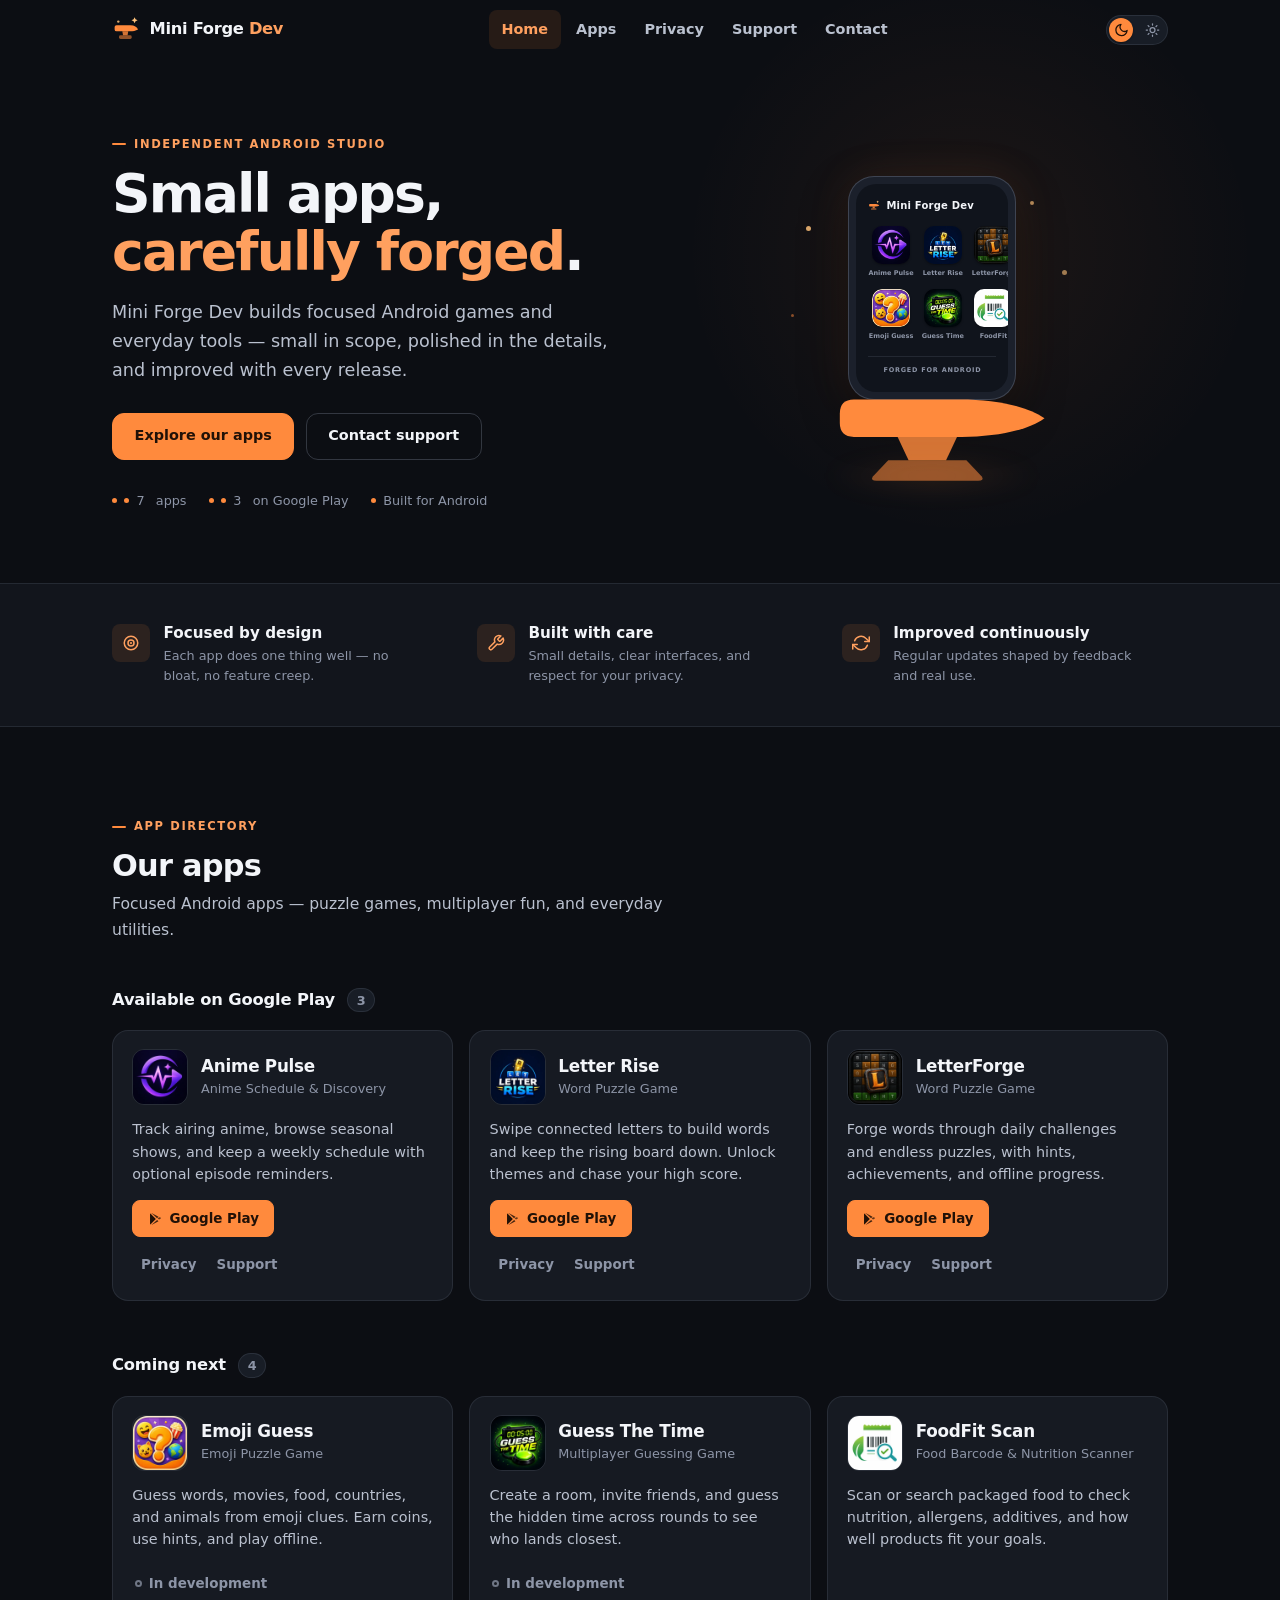
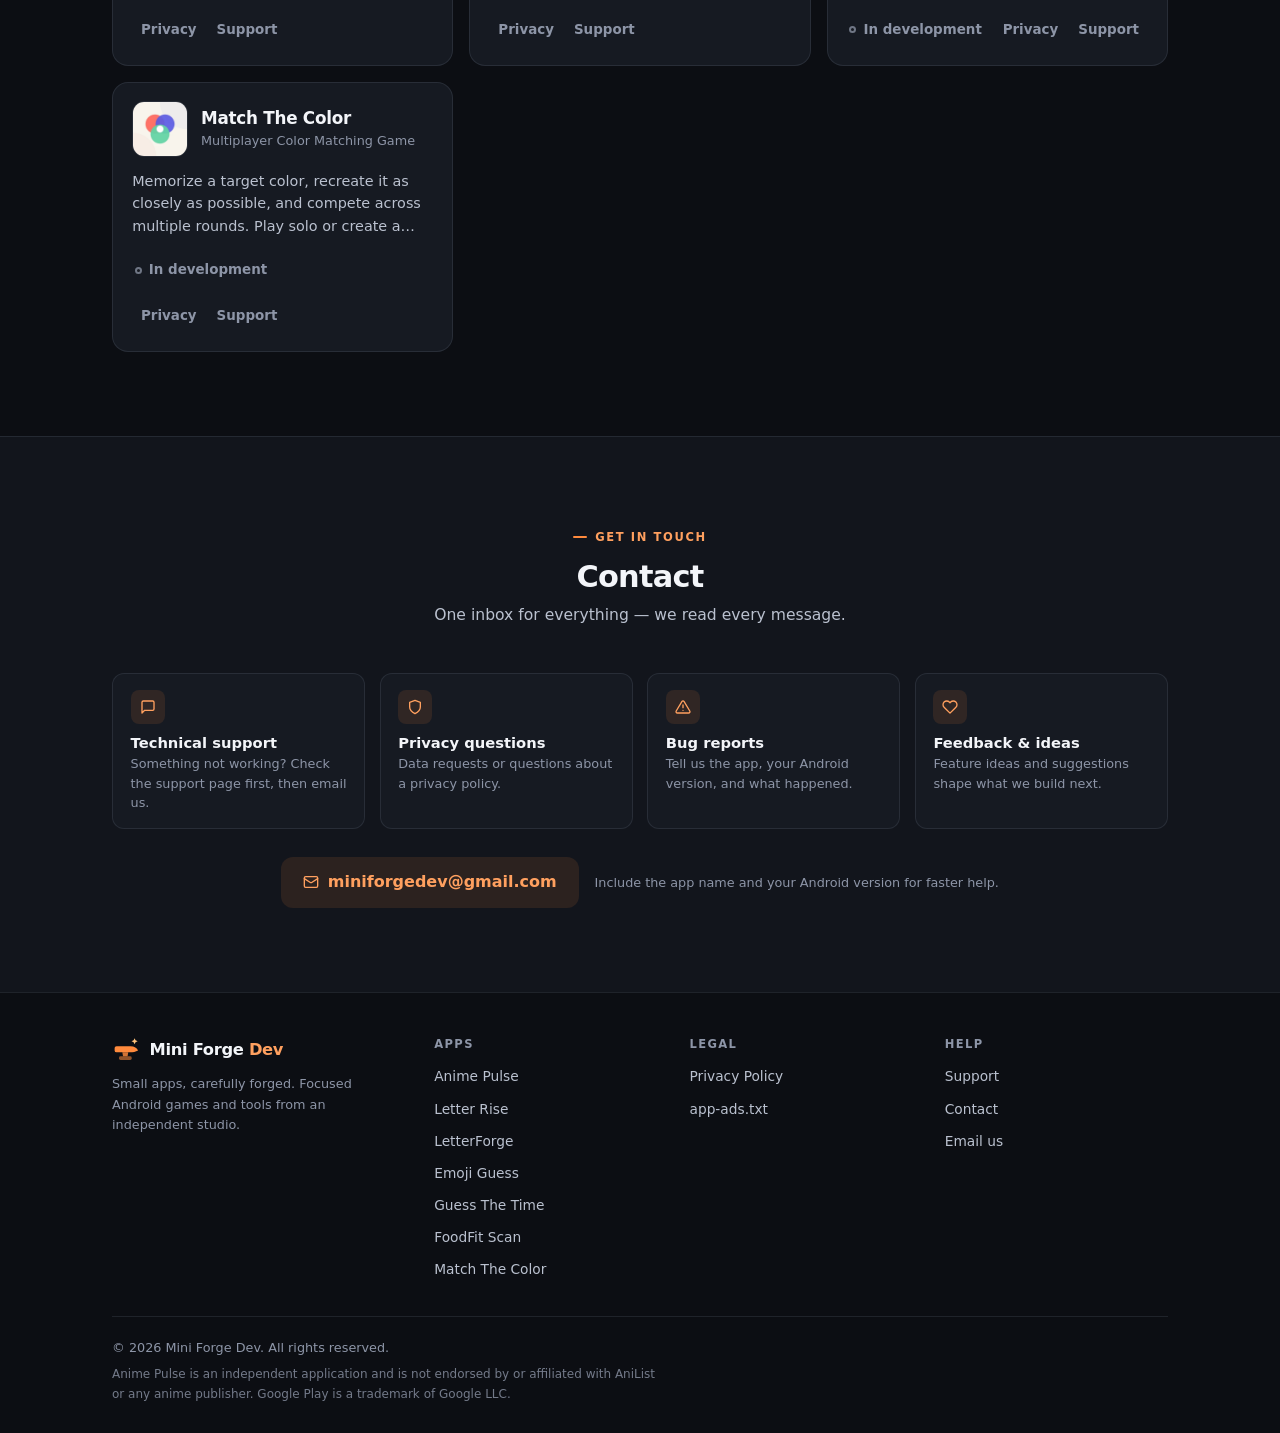
<file: index.html>
<!DOCTYPE html>
<html lang="en" data-theme="dark">
<head>
  <meta charset="UTF-8">
  <meta name="viewport" content="width=device-width, initial-scale=1.0">
  <script>
    /* Apply the saved theme before CSS paints (dark is the default). */
    (function () {
      var t = "dark";
      try { if (localStorage.getItem("mfd-theme") === "light") t = "light"; } catch (e) {}
      document.documentElement.setAttribute("data-theme", t);
    })();
  </script>
  <meta name="theme-color" content="#0C0E13">

  <title>Mini Forge Dev — Small Apps, Carefully Forged</title>
  <meta name="description" content="Mini Forge Dev is an independent Android studio making focused games and tools: Anime Pulse, Letter Rise, LetterForge, Emoji Guess, Guess The Time, FoodFit Scan, and Match The Color.">

  <link rel="icon" type="image/svg+xml" href="assets/favicon.svg">
  <link rel="canonical" href="https://sephylon09.github.io/">

  <meta property="og:type"        content="website">
  <meta property="og:title"       content="Mini Forge Dev — Small Apps, Carefully Forged">
  <meta property="og:description" content="Focused Android games and tools from an independent studio: Anime Pulse, Letter Rise, LetterForge, Emoji Guess, Guess The Time, FoodFit Scan, and Match The Color.">
  <meta property="og:url"         content="https://sephylon09.github.io/">

  <link rel="stylesheet" href="styles.css">
</head>
<body>

  <a href="#main-content" class="skip-link">Skip to main content</a>

  <!-- ══════════════════ HEADER ══════════════════ -->
  <header class="site-header" id="site-header">
    <div class="header-inner">

      <a href="/" class="brand" aria-label="Mini Forge Dev — home">
        <svg class="brand-mark" viewBox="0 0 32 32" aria-hidden="true" focusable="false">
          <path fill="var(--accent)" d="M5.2 10.5 H21 C25.6 10.5 28.6 12.4 29.8 15.4 C27.1 16.9 23.9 17.5 20.8 17.5 H5.2 Q3 17.5 3 15.3 V12.7 Q3 10.5 5.2 10.5 Z"/>
          <path fill="var(--accent)" opacity="0.82" d="M11.8 17.5 H18.6 L17.8 22 H12.6 Z"/>
          <rect fill="var(--accent)" opacity="0.55" x="8" y="22" width="14.5" height="4.3" rx="1.7"/>
          <path fill="var(--ember)" d="M25.8 1.4 L26.9 3.8 L29.3 4.9 L26.9 6 L25.8 8.4 L24.7 6 L22.3 4.9 L24.7 3.8 Z"/>
          <circle fill="var(--ember)" opacity="0.85" cx="7.2" cy="6.4" r="1.4"/>
        </svg>
        <span class="brand-name">Mini Forge <em>Dev</em></span>
      </a>

      <nav id="main-nav" class="main-nav" aria-label="Main navigation">
        <ul class="nav-list">
          <li><a href="/"                   class="nav-link" aria-current="page">Home</a></li>
          <li><a href="#apps"               class="nav-link">Apps</a></li>
          <li><a href="privacy-policy.html" class="nav-link">Privacy</a></li>
          <li><a href="support.html"        class="nav-link">Support</a></li>
          <li><a href="#contact"            class="nav-link">Contact</a></li>
        </ul>
      </nav>

      <div class="header-controls">
        <button class="theme-toggle" type="button" data-theme-toggle aria-pressed="false" aria-label="Switch to light theme">
          <svg class="theme-toggle-icon theme-toggle-icon--moon" viewBox="0 0 24 24" fill="none" stroke="currentColor" stroke-width="2" stroke-linecap="round" stroke-linejoin="round" aria-hidden="true">
            <path d="M21 12.79A9 9 0 1 1 11.21 3 7 7 0 0 0 21 12.79z"/>
          </svg>
          <svg class="theme-toggle-icon theme-toggle-icon--sun" viewBox="0 0 24 24" fill="none" stroke="currentColor" stroke-width="2" stroke-linecap="round" stroke-linejoin="round" aria-hidden="true">
            <circle cx="12" cy="12" r="4"/>
            <path d="M12 2v2M12 20v2M4.93 4.93l1.41 1.41M17.66 17.66l1.41 1.41M2 12h2M20 12h2M4.93 19.07l1.41-1.41M17.66 6.34l1.41-1.41"/>
          </svg>
          <span class="theme-toggle-thumb" aria-hidden="true"></span>
        </button>

        <button
          class="nav-toggle"
          id="nav-toggle"
          aria-controls="main-nav"
          aria-expanded="false"
          aria-label="Toggle navigation menu"
        >
          <span class="nav-toggle-bar"></span>
          <span class="nav-toggle-bar"></span>
          <span class="nav-toggle-bar"></span>
        </button>
      </div>

    </div>
  </header>

  <!-- ══════════════════ MAIN ══════════════════ -->
  <main id="main-content">

    <!-- ── Hero ─────────────────────────────── -->
    <section class="hero-section" aria-labelledby="hero-heading">
      <div class="container hero-inner">

        <div class="hero-content">
          <p class="eyebrow">Independent Android studio</p>
          <h1 id="hero-heading">Small apps, <em>carefully forged</em>.</h1>
          <p class="hero-desc">
            Mini Forge Dev builds focused Android games and everyday tools —
            small in scope, polished in the details, and improved with every release.
          </p>
          <div class="hero-cta">
            <a href="#apps"    class="btn btn-primary">Explore our apps</a>
            <a href="#contact" class="btn btn-secondary">Contact support</a>
          </div>
          <p class="hero-meta">
            <span><span data-app-count="all">7</span>&nbsp;apps</span>
            <span><span data-app-count="published">3</span>&nbsp;on Google Play</span>
            <span>Built for Android</span>
          </p>
        </div>

        <!-- Decorative forge visual: our real apps on the anvil -->
        <div class="hero-visual" aria-hidden="true">
          <div class="hero-forge">
            <div class="hf-sparks">
              <span class="hf-spark hf-spark-1"></span>
              <span class="hf-spark hf-spark-2"></span>
              <span class="hf-spark hf-spark-3"></span>
              <span class="hf-spark hf-spark-4"></span>
              <span class="hf-spark hf-spark-5"></span>
            </div>

            <div class="hf-phone">
              <div class="hf-screen">
                <div class="hf-screen-title">
                  <svg viewBox="0 0 32 32" aria-hidden="true">
                    <path fill="var(--accent)" d="M5.2 10.5 H21 C25.6 10.5 28.6 12.4 29.8 15.4 C27.1 16.9 23.9 17.5 20.8 17.5 H5.2 Q3 17.5 3 15.3 V12.7 Q3 10.5 5.2 10.5 Z"/>
                    <path fill="var(--accent)" opacity="0.82" d="M11.8 17.5 H18.6 L17.8 22 H12.6 Z"/>
                    <rect fill="var(--accent)" opacity="0.55" x="8" y="22" width="14.5" height="4.3" rx="1.7"/>
                    <path fill="var(--ember)" d="M25.8 1.4 L26.9 3.8 L29.3 4.9 L26.9 6 L25.8 8.4 L24.7 6 L22.3 4.9 L24.7 3.8 Z"/>
                  </svg>
                  Mini Forge Dev
                </div>
                <div class="hf-app-grid">
                  <div class="hf-app"><img src="assets/app-icons/animepulse.webp"   alt="" width="38" height="38"><span>Anime Pulse</span></div>
                  <div class="hf-app"><img src="assets/app-icons/letterrise.webp"   alt="" width="38" height="38"><span>Letter Rise</span></div>
                  <div class="hf-app"><img src="assets/app-icons/letterforge.webp"  alt="" width="38" height="38"><span>LetterForge</span></div>
                  <div class="hf-app"><img src="assets/app-icons/emojiguess.webp"   alt="" width="38" height="38"><span>Emoji Guess</span></div>
                  <div class="hf-app"><img src="assets/app-icons/guessthetime.webp" alt="" width="38" height="38"><span>Guess Time</span></div>
                  <div class="hf-app"><img src="assets/app-icons/foodfit.webp"      alt="" width="38" height="38"><span>FoodFit</span></div>
                </div>
                <div class="hf-screen-foot">Forged for Android</div>
              </div>
            </div>

            <div class="hf-platform">
              <div class="hf-glow"></div>
              <svg class="hf-anvil" viewBox="0 0 160 64" fill="currentColor" aria-hidden="true">
                <path d="M30 6 H98 C120 6 140 10 152 18 C141 26 121 30 99 30 H30 Q21 30 21 21 V15 Q21 6 30 6 Z"/>
                <path opacity="0.82" d="M58 30 H96 L89 45 H65 Z"/>
                <path class="anvil-base" opacity="0.55" d="M52 45 H102 L112 55.5 Q113.5 58 109.5 58 H44.5 Q40.5 58 42 55.5 Z"/>
              </svg>
            </div>
          </div>
        </div>

      </div>
    </section>

    <!-- ── How we build ─────────────────────── -->
    <section class="values-strip" aria-label="How we build">
      <div class="container values-row">

        <div class="value-item">
          <div class="value-icon" aria-hidden="true">
            <svg width="18" height="18" viewBox="0 0 24 24" fill="none" stroke="currentColor" stroke-width="2" stroke-linecap="round" stroke-linejoin="round">
              <circle cx="12" cy="12" r="9"/><circle cx="12" cy="12" r="4"/><circle cx="12" cy="12" r="0.5" fill="currentColor"/>
            </svg>
          </div>
          <div>
            <h2>Focused by design</h2>
            <p>Each app does one thing well — no bloat, no feature creep.</p>
          </div>
        </div>

        <div class="value-item">
          <div class="value-icon" aria-hidden="true">
            <svg width="18" height="18" viewBox="0 0 24 24" fill="none" stroke="currentColor" stroke-width="2" stroke-linecap="round" stroke-linejoin="round">
              <path d="M14.7 6.3a1 1 0 0 0 0 1.4l1.6 1.6a1 1 0 0 0 1.4 0l3.77-3.77a6 6 0 0 1-7.94 7.94l-6.91 6.91a2.12 2.12 0 0 1-3-3l6.91-6.91a6 6 0 0 1 7.94-7.94l-3.76 3.76z"/>
            </svg>
          </div>
          <div>
            <h2>Built with care</h2>
            <p>Small details, clear interfaces, and respect for your privacy.</p>
          </div>
        </div>

        <div class="value-item">
          <div class="value-icon" aria-hidden="true">
            <svg width="18" height="18" viewBox="0 0 24 24" fill="none" stroke="currentColor" stroke-width="2" stroke-linecap="round" stroke-linejoin="round">
              <polyline points="23 4 23 10 17 10"/><polyline points="1 20 1 14 7 14"/>
              <path d="M3.51 9a9 9 0 0 1 14.85-3.36L23 10M1 14l4.64 4.36A9 9 0 0 0 20.49 15"/>
            </svg>
          </div>
          <div>
            <h2>Improved continuously</h2>
            <p>Regular updates shaped by feedback and real use.</p>
          </div>
        </div>

      </div>
    </section>

    <!-- ── App directory ────────────────────── -->
    <section class="apps-section" id="apps" aria-labelledby="apps-heading">
      <div class="container">

        <div class="section-header">
          <p class="eyebrow">App directory</p>
          <h2 class="section-title" id="apps-heading">Our apps</h2>
          <p class="section-desc">
            Focused Android apps — puzzle games, multiplayer fun, and everyday utilities.
          </p>
        </div>

        <div class="apps-group" aria-labelledby="apps-published-heading">
          <div class="apps-group-head">
            <h3 class="apps-group-title" id="apps-published-heading">Available on Google Play</h3>
            <span class="apps-group-count" data-app-count="published">3</span>
          </div>
          <div class="app-grid" data-app-grid="published">
            <noscript>
              <div class="apps-noscript">
                <ul>
                  <li><strong>Anime Pulse</strong> — Anime Schedule &amp; Discovery.
                    <a href="https://play.google.com/store/apps/details?id=com.sephylon.animepulse" target="_blank" rel="noopener noreferrer">Google Play</a> ·
                    <a href="privacy-policy.html#anime-pulse">Privacy</a> ·
                    <a href="support.html#anime-pulse">Support</a></li>
                  <li><strong>Letter Rise</strong> — Word Puzzle Game.
                    <a href="https://play.google.com/store/apps/details?id=com.sephylon.letterrise" target="_blank" rel="noopener noreferrer">Google Play</a> ·
                    <a href="privacy-policy.html#letter-rise">Privacy</a> ·
                    <a href="support.html#letter-rise">Support</a></li>
                  <li><strong>LetterForge</strong> — Word Puzzle Game.
                    <a href="https://play.google.com/store/apps/details?id=com.sephylon.letterforge" target="_blank" rel="noopener noreferrer">Google Play</a> ·
                    <a href="privacy-policy.html#letterforge">Privacy</a> ·
                    <a href="support.html#letterforge">Support</a></li>
                </ul>
              </div>
            </noscript>
          </div>
        </div>

        <div class="apps-group" aria-labelledby="apps-soon-heading">
          <div class="apps-group-head">
            <h3 class="apps-group-title" id="apps-soon-heading">Coming next</h3>
            <span class="apps-group-count" data-app-count="coming-soon">4</span>
          </div>
          <div class="app-grid" data-app-grid="coming-soon">
            <noscript>
              <div class="apps-noscript">
                <ul>
                  <li><strong>Emoji Guess</strong> — Emoji Puzzle Game (in development).
                    <a href="privacy-policy.html#emoji-guess">Privacy</a> ·
                    <a href="support.html#emoji-guess">Support</a></li>
                  <li><strong>Guess The Time</strong> — Multiplayer Guessing Game (in development).
                    <a href="privacy-policy.html#guess-the-time">Privacy</a> ·
                    <a href="support.html#guess-the-time">Support</a></li>
                  <li><strong>FoodFit Scan</strong> — Food Barcode &amp; Nutrition Scanner (in development).
                    <a href="privacy-policy.html#foodfit-scan">Privacy</a> ·
                    <a href="support.html#foodfit-scan">Support</a></li>
                  <li><strong>Match The Color</strong> — Multiplayer Color Matching Game (in development).
                    <a href="privacy-policy.html#match-the-color">Privacy</a> ·
                    <a href="support.html#match-the-color">Support</a></li>
                </ul>
              </div>
            </noscript>
          </div>
        </div>

      </div>
    </section>

    <!-- ── Contact ───────────────────────────── -->
    <section class="contact-section" id="contact" aria-labelledby="contact-heading">
      <div class="container">
        <div class="section-header center">
          <p class="eyebrow">Get in touch</p>
          <h2 class="section-title" id="contact-heading">Contact</h2>
          <p class="section-desc">
            One inbox for everything — we read every message.
          </p>
        </div>

        <div class="contact-grid">
          <div class="contact-topic">
            <div class="value-icon" aria-hidden="true">
              <svg width="16" height="16" viewBox="0 0 24 24" fill="none" stroke="currentColor" stroke-width="2" stroke-linecap="round" stroke-linejoin="round">
                <path d="M21 15a2 2 0 0 1-2 2H7l-4 4V5a2 2 0 0 1 2-2h14a2 2 0 0 1 2 2z"/>
              </svg>
            </div>
            <h3>Technical support</h3>
            <p>Something not working? Check the <a href="support.html">support page</a> first, then email us.</p>
          </div>
          <div class="contact-topic">
            <div class="value-icon" aria-hidden="true">
              <svg width="16" height="16" viewBox="0 0 24 24" fill="none" stroke="currentColor" stroke-width="2" stroke-linecap="round" stroke-linejoin="round">
                <path d="M12 22s8-4 8-10V5l-8-3-8 3v7c0 6 8 10 8 10z"/>
              </svg>
            </div>
            <h3>Privacy questions</h3>
            <p>Data requests or questions about a <a href="privacy-policy.html">privacy policy</a>.</p>
          </div>
          <div class="contact-topic">
            <div class="value-icon" aria-hidden="true">
              <svg width="16" height="16" viewBox="0 0 24 24" fill="none" stroke="currentColor" stroke-width="2" stroke-linecap="round" stroke-linejoin="round">
                <path d="M10.29 3.86L1.82 18a2 2 0 0 0 1.71 3h16.94a2 2 0 0 0 1.71-3L13.71 3.86a2 2 0 0 0-3.42 0z"/>
                <line x1="12" y1="9" x2="12" y2="13"/><line x1="12" y1="17" x2="12.01" y2="17"/>
              </svg>
            </div>
            <h3>Bug reports</h3>
            <p>Tell us the app, your Android version, and what happened.</p>
          </div>
          <div class="contact-topic">
            <div class="value-icon" aria-hidden="true">
              <svg width="16" height="16" viewBox="0 0 24 24" fill="none" stroke="currentColor" stroke-width="2" stroke-linecap="round" stroke-linejoin="round">
                <path d="M20.84 4.61a5.5 5.5 0 0 0-7.78 0L12 5.67l-1.06-1.06a5.5 5.5 0 0 0-7.78 7.78l1.06 1.06L12 21.23l7.78-7.78 1.06-1.06a5.5 5.5 0 0 0 0-7.78z"/>
              </svg>
            </div>
            <h3>Feedback &amp; ideas</h3>
            <p>Feature ideas and suggestions shape what we build next.</p>
          </div>
        </div>

        <div class="contact-email-row">
          <a href="mailto:miniforgedev@gmail.com" class="contact-email">
            <svg width="16" height="16" viewBox="0 0 24 24" fill="none" stroke="currentColor" stroke-width="2" stroke-linecap="round" stroke-linejoin="round" aria-hidden="true">
              <rect x="2" y="4" width="20" height="16" rx="2"/>
              <path d="m22 7-8.97 5.7a1.94 1.94 0 0 1-2.06 0L2 7"/>
            </svg>
            miniforgedev@gmail.com
          </a>
          <p class="contact-email-note">Include the app name and your Android version for faster help.</p>
        </div>

      </div>
    </section>

  </main>

  <!-- ══════════════════ FOOTER ══════════════════ -->
  <footer class="site-footer" aria-label="Site footer">
    <div class="container">
      <div class="footer-main">

        <div class="footer-brand">
          <a href="/" class="brand" aria-label="Mini Forge Dev — home">
            <svg class="brand-mark" viewBox="0 0 32 32" aria-hidden="true" focusable="false">
              <path fill="var(--accent)" d="M5.2 10.5 H21 C25.6 10.5 28.6 12.4 29.8 15.4 C27.1 16.9 23.9 17.5 20.8 17.5 H5.2 Q3 17.5 3 15.3 V12.7 Q3 10.5 5.2 10.5 Z"/>
              <path fill="var(--accent)" opacity="0.82" d="M11.8 17.5 H18.6 L17.8 22 H12.6 Z"/>
              <rect fill="var(--accent)" opacity="0.55" x="8" y="22" width="14.5" height="4.3" rx="1.7"/>
              <path fill="var(--ember)" d="M25.8 1.4 L26.9 3.8 L29.3 4.9 L26.9 6 L25.8 8.4 L24.7 6 L22.3 4.9 L24.7 3.8 Z"/>
            </svg>
            <span class="brand-name">Mini Forge <em>Dev</em></span>
          </a>
          <p class="footer-tagline">
            Small apps, carefully forged. Focused Android games and tools from an independent studio.
          </p>
        </div>

        <nav class="footer-col" aria-label="Apps">
          <h2 class="footer-col-title">Apps</h2>
          <ul data-footer-apps>
            <li><a href="/#app-anime-pulse">Anime Pulse</a></li>
            <li><a href="/#app-letter-rise">Letter Rise</a></li>
            <li><a href="/#app-letterforge">LetterForge</a></li>
            <li><a href="/#app-emoji-guess">Emoji Guess</a></li>
            <li><a href="/#app-guess-the-time">Guess The Time</a></li>
            <li><a href="/#app-foodfit-scan">FoodFit Scan</a></li>
            <li><a href="/#app-match-the-color">Match The Color</a></li>
          </ul>
        </nav>

        <nav class="footer-col" aria-label="Legal">
          <h2 class="footer-col-title">Legal</h2>
          <ul>
            <li><a href="privacy-policy.html">Privacy Policy</a></li>
            <li><a href="app-ads.txt">app-ads.txt</a></li>
          </ul>
        </nav>

        <nav class="footer-col" aria-label="Help">
          <h2 class="footer-col-title">Help</h2>
          <ul>
            <li><a href="support.html">Support</a></li>
            <li><a href="/#contact">Contact</a></li>
            <li><a href="mailto:miniforgedev@gmail.com">Email us</a></li>
          </ul>
        </nav>

      </div>

      <div class="footer-bottom">
        <p class="footer-copy">&copy; <span id="footer-year">2026</span> Mini Forge Dev. All rights reserved.</p>
        <p class="footer-disclaimer">
          Anime Pulse is an independent application and is not endorsed by or affiliated with
          AniList or any anime publisher. Google Play is a trademark of Google LLC.
        </p>
      </div>
    </div>
  </footer>

  <script src="script.js"></script>
  <script src="assets/apps-data.js"></script>
  <script src="assets/app-renderer.js"></script>
  <script src="assets/theme.js"></script>

</body>
</html>
</file>
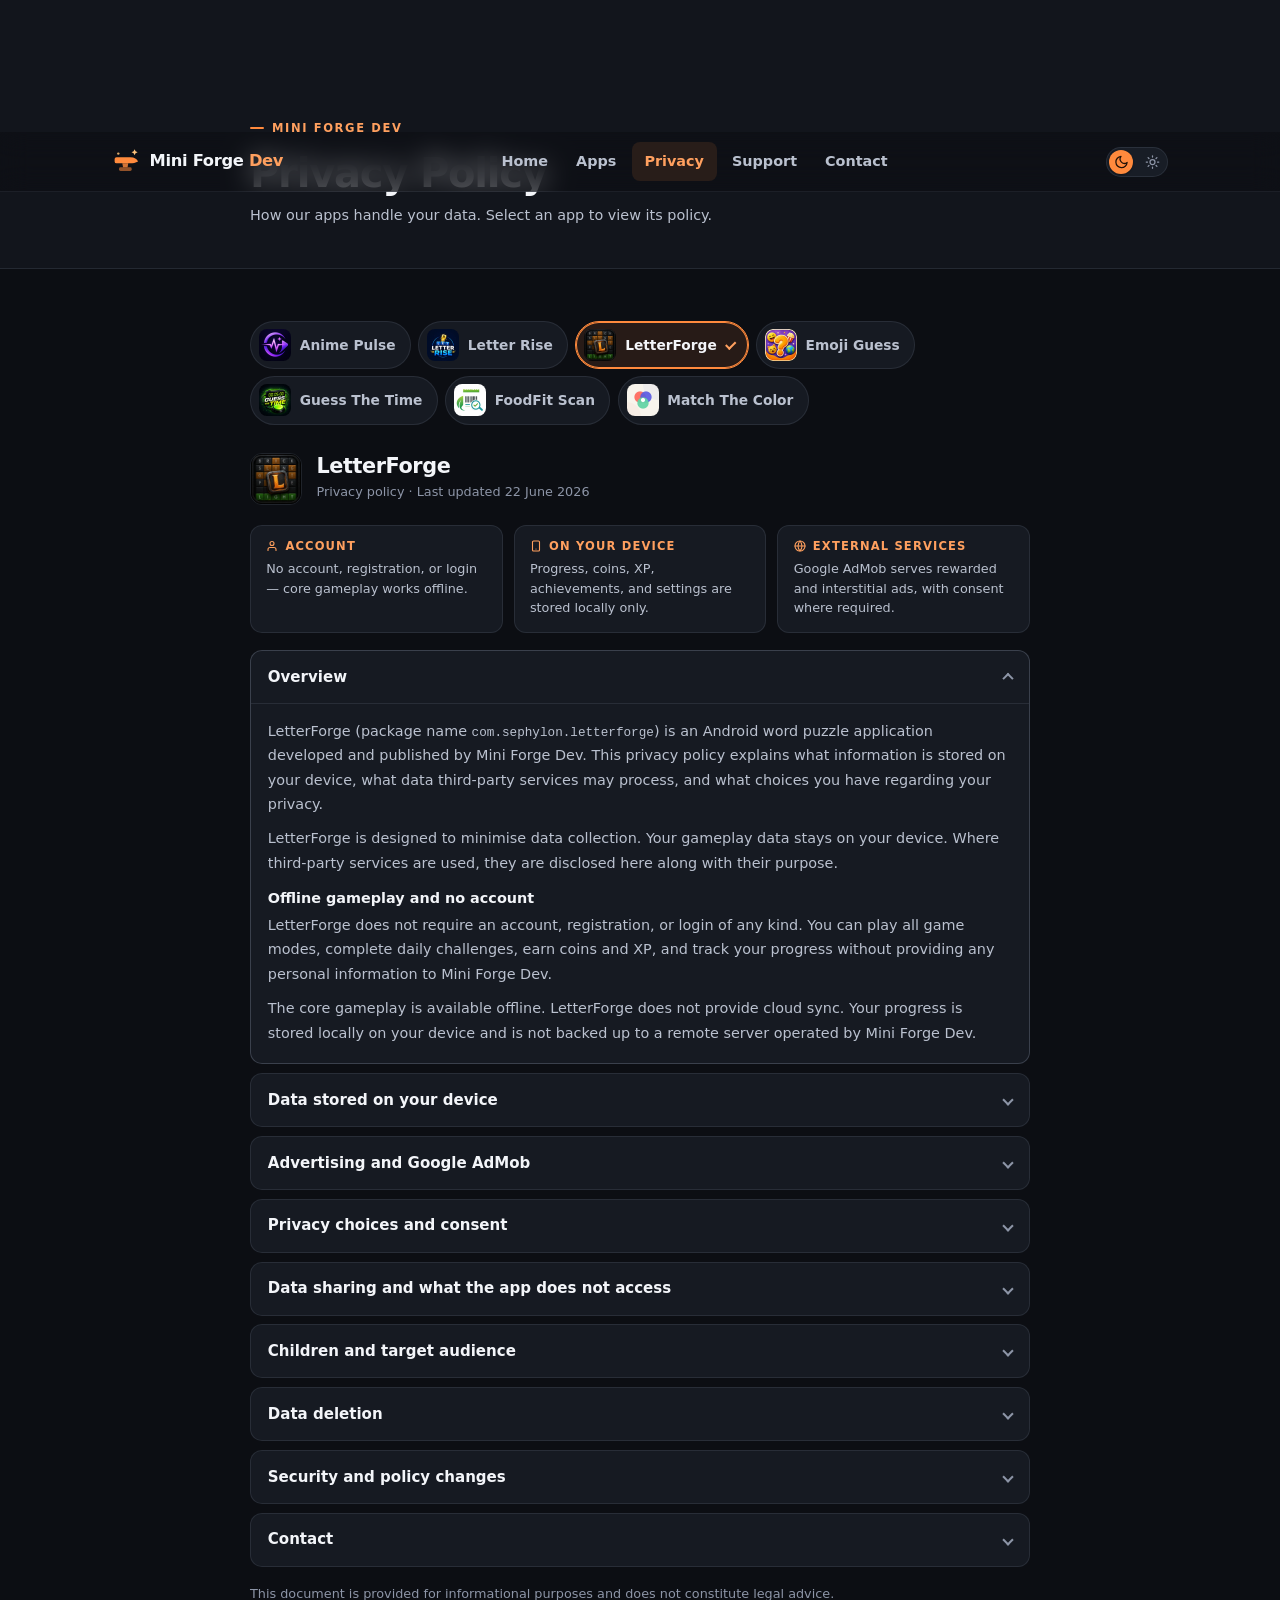
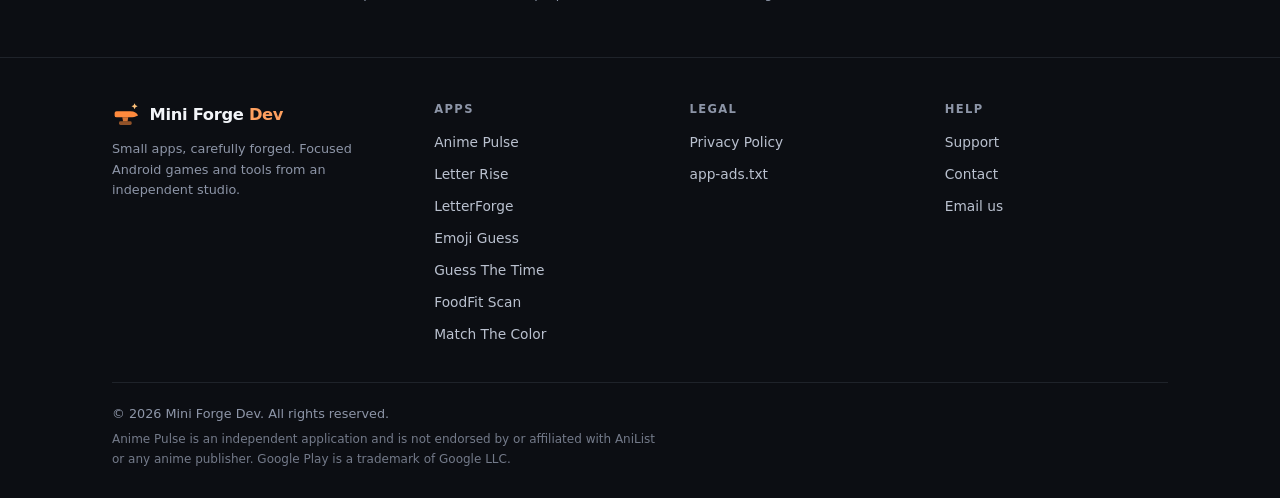
<file: letterforge-privacy.html>
<!DOCTYPE html>
<html lang="en">
<head>
  <meta charset="UTF-8">
  <meta http-equiv="refresh" content="0; url=privacy-policy.html#letterforge">
  <title>LetterForge Privacy Policy — redirecting…</title>
  <link rel="canonical" href="https://sephylon09.github.io/privacy-policy.html#letterforge">
</head>
<body>
  <p>
    This page has moved. If you are not redirected automatically,
    <a href="privacy-policy.html#letterforge">click here to view the LetterForge privacy policy</a>.
  </p>
</body>
</html>
</file>
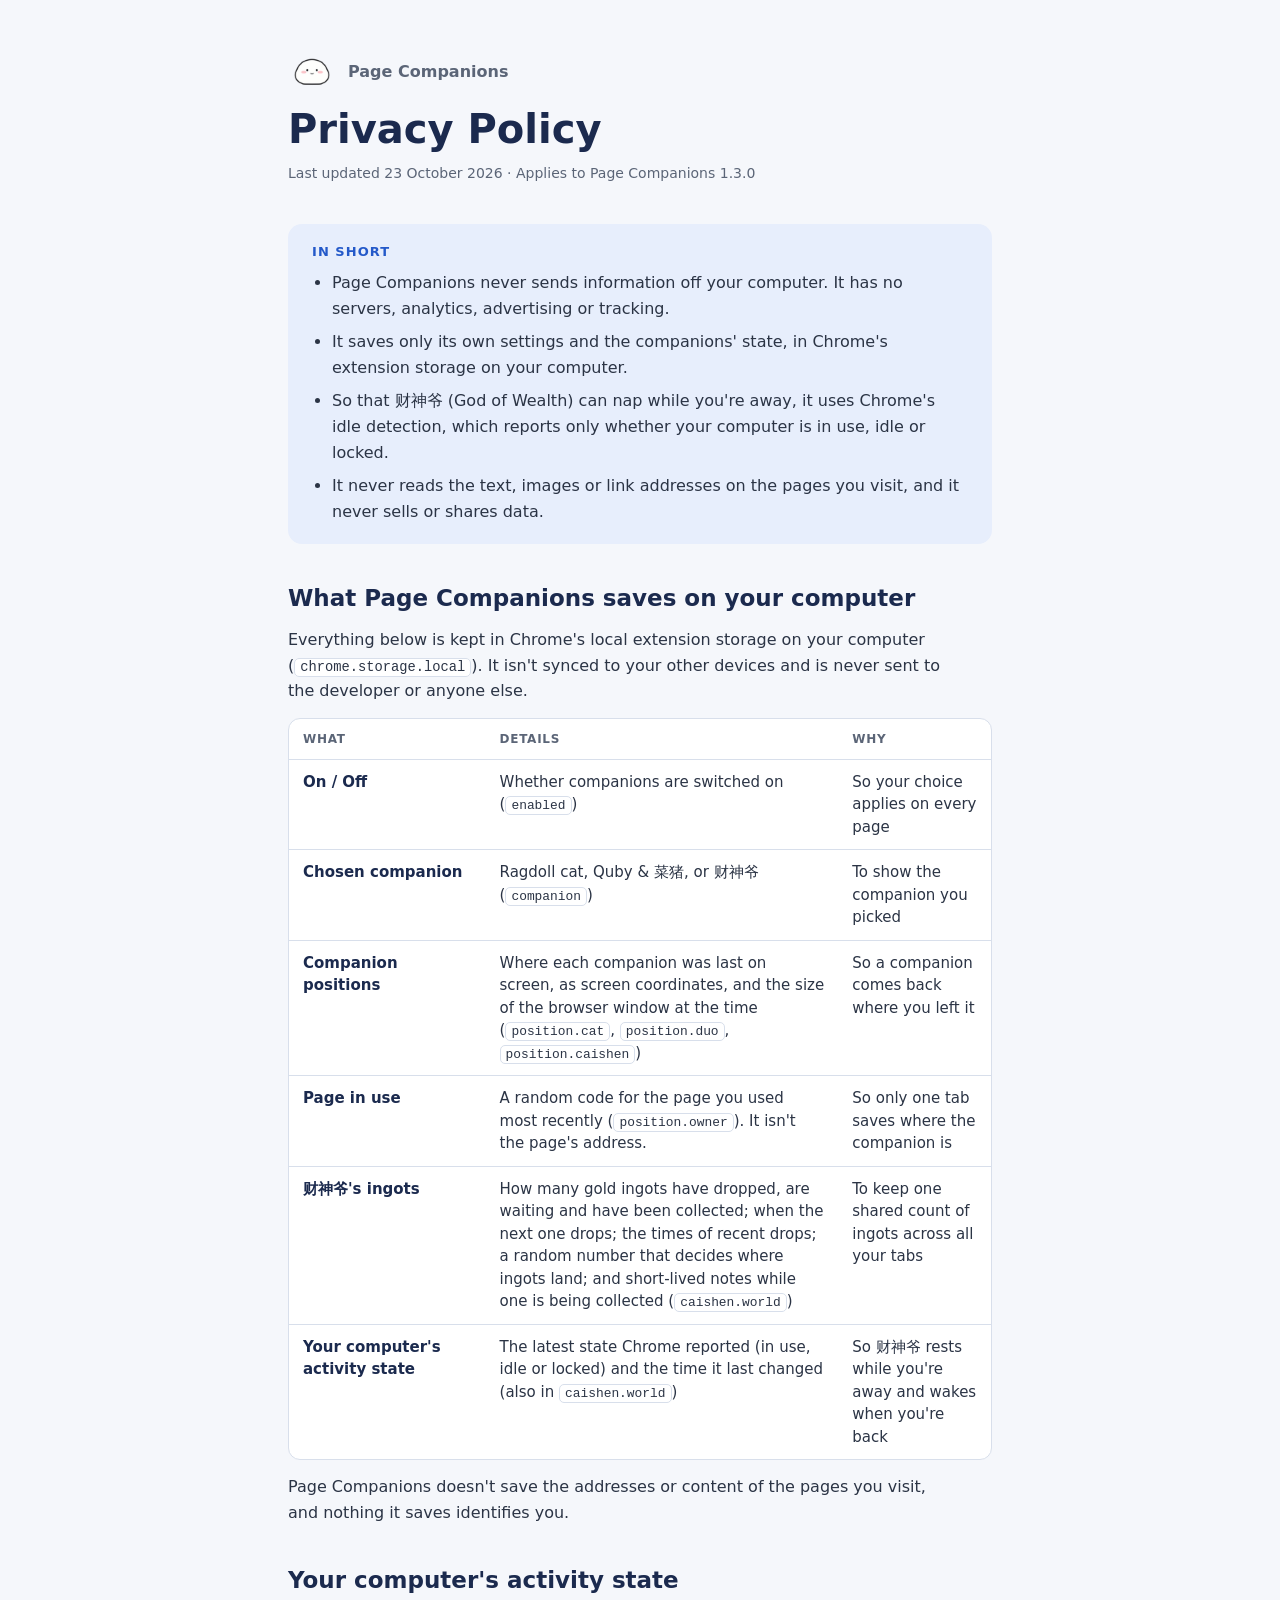
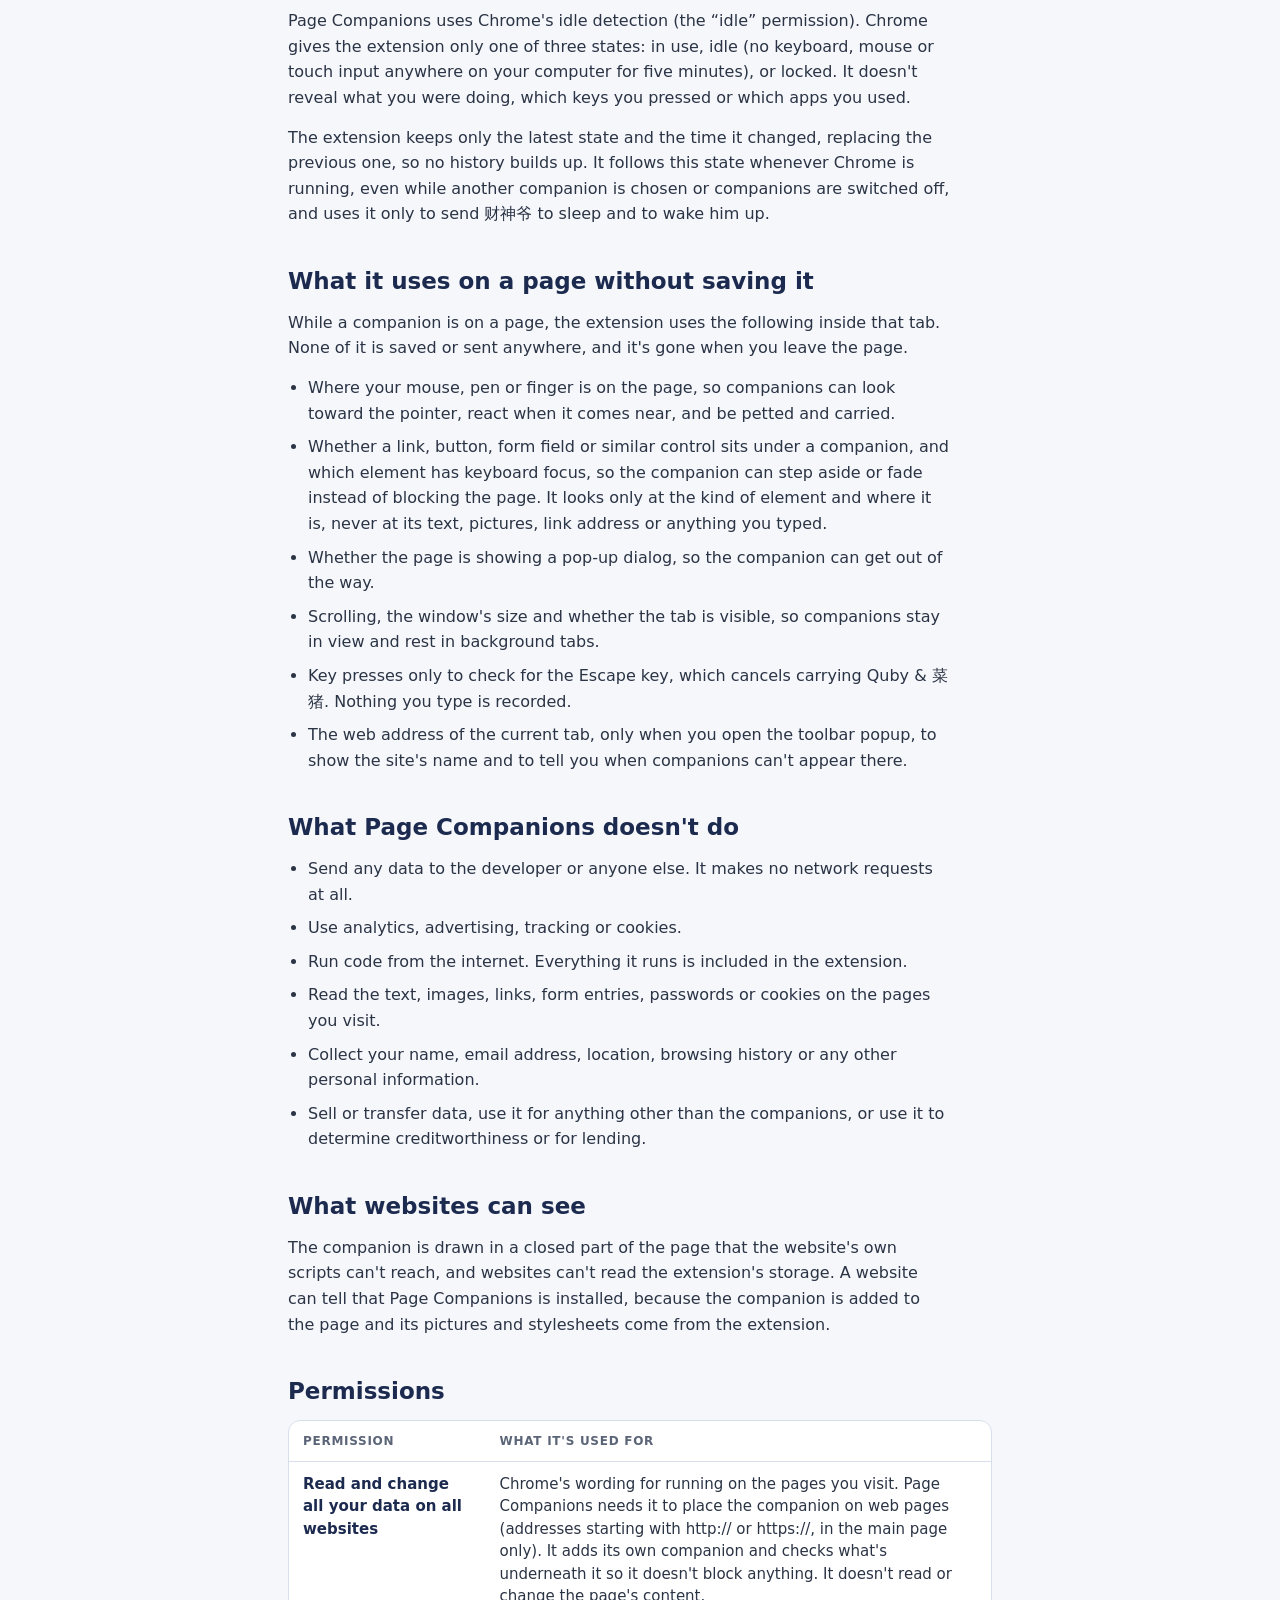
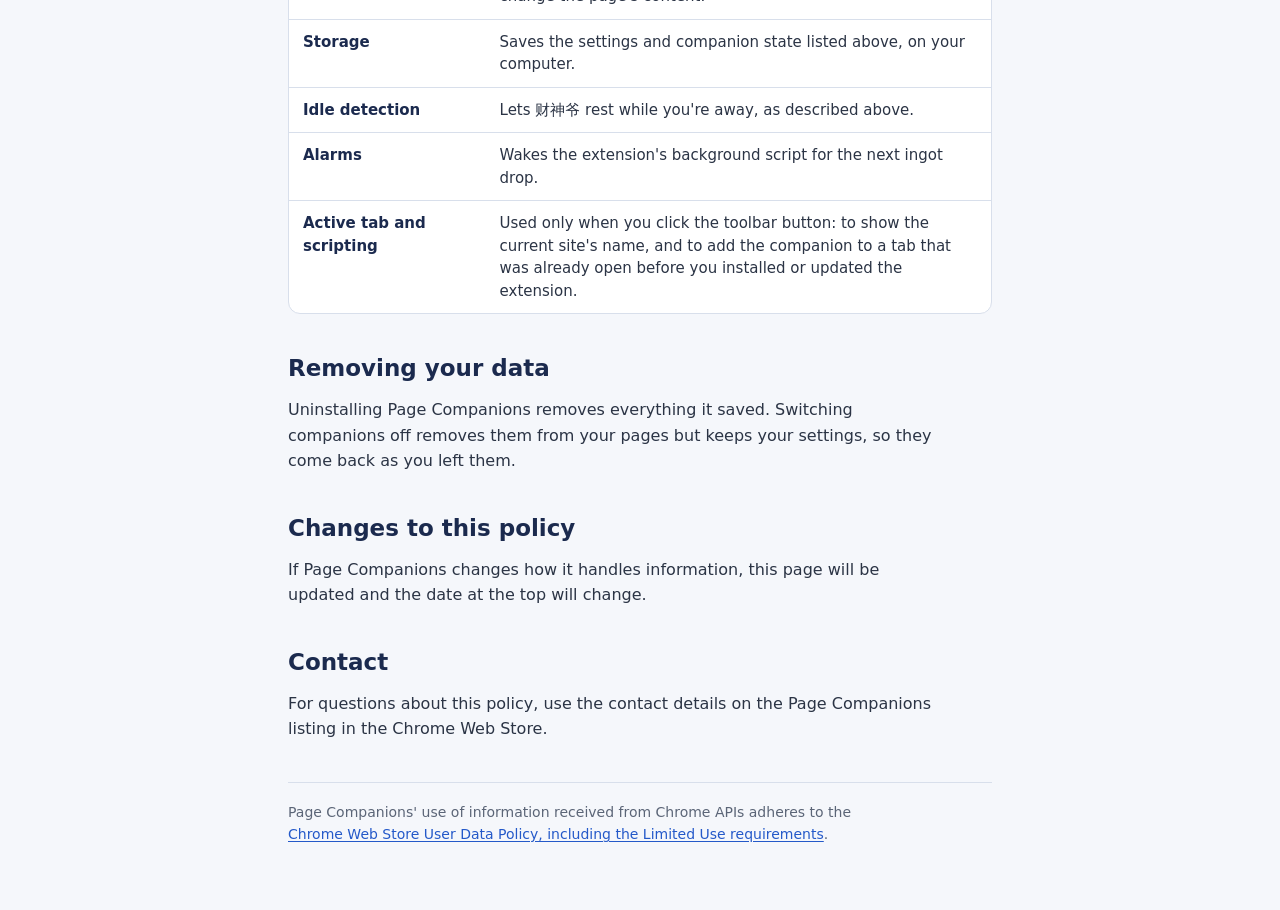
<file: page-companions-privacy.html>
<!doctype html>
<html lang="en">
<head>
<meta charset="utf-8">
<meta name="viewport" content="width=device-width, initial-scale=1, viewport-fit=cover">
<title>Page Companions Privacy Policy</title>
<style>
/* One readable column, like a help page: name and date first, a short summary
   panel, then plain sections with tables where the facts are lists. No web
   fonts or other outside files, so reading the policy sends nothing anywhere. */
:root {
    --bg: #f5f7fb;
    --surface: #ffffff;
    --ink: #1b2a4e;
    --text: #2b3445;
    --muted: #5b6577;
    --line: #d8dfeb;
    --accent: #2459c9;
    --accent-soft: #e7eefc;
    --font-display: ui-rounded, "SF Pro Rounded", "Segoe UI Variable Display", "Segoe UI", system-ui, sans-serif;
    --font-body: system-ui, -apple-system, "Segoe UI", Roboto, "Helvetica Neue", Arial, sans-serif;
    --font-code: ui-monospace, "Cascadia Mono", "SF Mono", Consolas, monospace;
    color-scheme: light;
}
@media (prefers-color-scheme: dark) {
    :root:not([data-theme="light"]) {
        --bg: #10141c; --surface: #171c27; --ink: #e9eef8; --text: #d6dce7; --muted: #a2acbe;
        --line: #2b3446; --accent: #84a9f7; --accent-soft: #1b2741; color-scheme: dark;
    }
}
:root[data-theme="dark"] {
    --bg: #10141c; --surface: #171c27; --ink: #e9eef8; --text: #d6dce7; --muted: #a2acbe;
    --line: #2b3446; --accent: #84a9f7; --accent-soft: #1b2741; color-scheme: dark;
}
* { box-sizing: border-box; }
body {
    margin: 0;
    background: var(--bg);
    color: var(--text);
    font: 16px/1.6 var(--font-body);
    padding-left: max(16px, env(safe-area-inset-left, 0px));
    padding-right: max(16px, env(safe-area-inset-right, 0px));
}
main { max-width: 44rem; margin: 0 auto; padding-block: 48px 64px; display: grid; gap: 40px; }
header { display: grid; gap: 10px; }
.brand { display: flex; align-items: center; gap: 12px; }
.brand img { width: 48px; height: 48px; }
.brand span { font: 600 16px/1 var(--font-display); color: var(--muted); }
h1 { margin: 0; font: 700 clamp(30px, 6vw, 40px)/1.15 var(--font-display); color: var(--ink); text-wrap: balance; }
.meta { margin: 0; color: var(--muted); font-size: 14px; }
.summary { display: grid; gap: 10px; background: var(--accent-soft); border-radius: 14px; padding: 20px 24px; }
.summary h2 { font: 700 13px/1.2 var(--font-body); letter-spacing: 0.08em; text-transform: uppercase; color: var(--accent); }
section { display: grid; gap: 14px; min-width: 0; }
h2 { margin: 0; font: 650 23px/1.25 var(--font-display); color: var(--ink); text-wrap: balance; }
p, ul { margin: 0; max-width: 65ch; }
ul { padding-left: 1.25em; display: grid; gap: 8px; }
code { font: 0.86em/1 var(--font-code); background: var(--surface); border: 1px solid var(--line); border-radius: 5px; padding: 1px 5px; white-space: nowrap; }
.table-wrap { overflow-x: auto; border: 1px solid var(--line); border-radius: 12px; background: var(--surface); }
table { width: 100%; min-width: 34rem; border-collapse: collapse; font-size: 15px; line-height: 1.5; }
th, td { text-align: left; vertical-align: top; padding: 11px 14px; border-bottom: 1px solid var(--line); }
tbody tr:last-child td { border-bottom: 0; }
th { font-size: 12px; font-weight: 600; letter-spacing: 0.06em; text-transform: uppercase; color: var(--muted); }
td:first-child { width: 28%; font-weight: 600; color: var(--ink); }
td code { white-space: normal; }
a { color: var(--accent); text-underline-offset: 2px; }
a:focus-visible { outline: 2px solid var(--accent); outline-offset: 2px; border-radius: 2px; }
footer { display: grid; gap: 8px; padding-top: 18px; border-top: 1px solid var(--line); color: var(--muted); font-size: 14px; }
@media (max-width: 480px) {
    main { padding-block: 32px 48px; gap: 32px; }
    .summary { padding: 16px 18px; }
}
</style>
</head>
<body>
<main>
    <header>
        <div class="brand"><img src="[data-uri]" alt="" width="48" height="48"><span>Page Companions</span></div>
        <h1>Privacy Policy</h1>
        <p class="meta">Last updated 23 October 2026 · Applies to Page Companions 1.3.0</p>
    </header>

    <div class="summary">
        <h2>In short</h2>
        <ul>
            <li>Page Companions never sends information off your computer. It has no servers, analytics, advertising or tracking.</li>
            <li>It saves only its own settings and the companions' state, in Chrome's extension storage on your computer.</li>
            <li>So that 财神爷 (God of Wealth) can nap while you're away, it uses Chrome's idle detection, which reports only whether your computer is in use, idle or locked.</li>
            <li>It never reads the text, images or link addresses on the pages you visit, and it never sells or shares data.</li>
        </ul>
    </div>

    <section>
        <h2>What Page Companions saves on your computer</h2>
        <p>Everything below is kept in Chrome's local extension storage on your computer (<code>chrome.storage.local</code>). It isn't synced to your other devices and is never sent to the developer or anyone else.</p>
        <div class="table-wrap">
            <table>
                <thead><tr><th scope="col">What</th><th scope="col">Details</th><th scope="col">Why</th></tr></thead>
                <tbody>
                    <tr><td>On / Off</td><td>Whether companions are switched on (<code>enabled</code>)</td><td>So your choice applies on every page</td></tr>
                    <tr><td>Chosen companion</td><td>Ragdoll cat, Quby &amp; 菜猪, or 财神爷 (<code>companion</code>)</td><td>To show the companion you picked</td></tr>
                    <tr><td>Companion positions</td><td>Where each companion was last on screen, as screen coordinates, and the size of the browser window at the time (<code>position.cat</code>, <code>position.duo</code>, <code>position.caishen</code>)</td><td>So a companion comes back where you left it</td></tr>
                    <tr><td>Page in use</td><td>A random code for the page you used most recently (<code>position.owner</code>). It isn't the page's address.</td><td>So only one tab saves where the companion is</td></tr>
                    <tr><td>财神爷's ingots</td><td>How many gold ingots have dropped, are waiting and have been collected; when the next one drops; the times of recent drops; a random number that decides where ingots land; and short-lived notes while one is being collected (<code>caishen.world</code>)</td><td>To keep one shared count of ingots across all your tabs</td></tr>
                    <tr><td>Your computer's activity state</td><td>The latest state Chrome reported (in use, idle or locked) and the time it last changed (also in <code>caishen.world</code>)</td><td>So 财神爷 rests while you're away and wakes when you're back</td></tr>
                </tbody>
            </table>
        </div>
        <p>Page Companions doesn't save the addresses or content of the pages you visit, and nothing it saves identifies you.</p>
    </section>

    <section>
        <h2>Your computer's activity state</h2>
        <p>Page Companions uses Chrome's idle detection (the “idle” permission). Chrome gives the extension only one of three states: in use, idle (no keyboard, mouse or touch input anywhere on your computer for five minutes), or locked. It doesn't reveal what you were doing, which keys you pressed or which apps you used.</p>
        <p>The extension keeps only the latest state and the time it changed, replacing the previous one, so no history builds up. It follows this state whenever Chrome is running, even while another companion is chosen or companions are switched off, and uses it only to send 财神爷 to sleep and to wake him up.</p>
    </section>

    <section>
        <h2>What it uses on a page without saving it</h2>
        <p>While a companion is on a page, the extension uses the following inside that tab. None of it is saved or sent anywhere, and it's gone when you leave the page.</p>
        <ul>
            <li>Where your mouse, pen or finger is on the page, so companions can look toward the pointer, react when it comes near, and be petted and carried.</li>
            <li>Whether a link, button, form field or similar control sits under a companion, and which element has keyboard focus, so the companion can step aside or fade instead of blocking the page. It looks only at the kind of element and where it is, never at its text, pictures, link address or anything you typed.</li>
            <li>Whether the page is showing a pop-up dialog, so the companion can get out of the way.</li>
            <li>Scrolling, the window's size and whether the tab is visible, so companions stay in view and rest in background tabs.</li>
            <li>Key presses only to check for the Escape key, which cancels carrying Quby &amp; 菜猪. Nothing you type is recorded.</li>
            <li>The web address of the current tab, only when you open the toolbar popup, to show the site's name and to tell you when companions can't appear there.</li>
        </ul>
    </section>

    <section>
        <h2>What Page Companions doesn't do</h2>
        <ul>
            <li>Send any data to the developer or anyone else. It makes no network requests at all.</li>
            <li>Use analytics, advertising, tracking or cookies.</li>
            <li>Run code from the internet. Everything it runs is included in the extension.</li>
            <li>Read the text, images, links, form entries, passwords or cookies on the pages you visit.</li>
            <li>Collect your name, email address, location, browsing history or any other personal information.</li>
            <li>Sell or transfer data, use it for anything other than the companions, or use it to determine creditworthiness or for lending.</li>
        </ul>
    </section>

    <section>
        <h2>What websites can see</h2>
        <p>The companion is drawn in a closed part of the page that the website's own scripts can't reach, and websites can't read the extension's storage. A website can tell that Page Companions is installed, because the companion is added to the page and its pictures and stylesheets come from the extension.</p>
    </section>

    <section>
        <h2>Permissions</h2>
        <div class="table-wrap">
            <table>
                <thead><tr><th scope="col">Permission</th><th scope="col">What it's used for</th></tr></thead>
                <tbody>
                    <tr><td>Read and change all your data on all websites</td><td>Chrome's wording for running on the pages you visit. Page Companions needs it to place the companion on web pages (addresses starting with http:// or https://, in the main page only). It adds its own companion and checks what's underneath it so it doesn't block anything. It doesn't read or change the page's content.</td></tr>
                    <tr><td>Storage</td><td>Saves the settings and companion state listed above, on your computer.</td></tr>
                    <tr><td>Idle detection</td><td>Lets 财神爷 rest while you're away, as described above.</td></tr>
                    <tr><td>Alarms</td><td>Wakes the extension's background script for the next ingot drop.</td></tr>
                    <tr><td>Active tab and scripting</td><td>Used only when you click the toolbar button: to show the current site's name, and to add the companion to a tab that was already open before you installed or updated the extension.</td></tr>
                </tbody>
            </table>
        </div>
    </section>

    <section>
        <h2>Removing your data</h2>
        <p>Uninstalling Page Companions removes everything it saved. Switching companions off removes them from your pages but keeps your settings, so they come back as you left them.</p>
    </section>

    <section>
        <h2>Changes to this policy</h2>
        <p>If Page Companions changes how it handles information, this page will be updated and the date at the top will change.</p>
    </section>

    <section>
        <h2>Contact</h2>
        <p>For questions about this policy, use the contact details on the Page Companions listing in the Chrome Web Store.</p>
    </section>

    <footer>
        <p>Page Companions' use of information received from Chrome APIs adheres to the <a href="https://developer.chrome.com/docs/webstore/program-policies/limited-use">Chrome Web Store User Data Policy, including the Limited Use requirements</a>.</p>
    </footer>
</main>
</body>
</html>
</file>
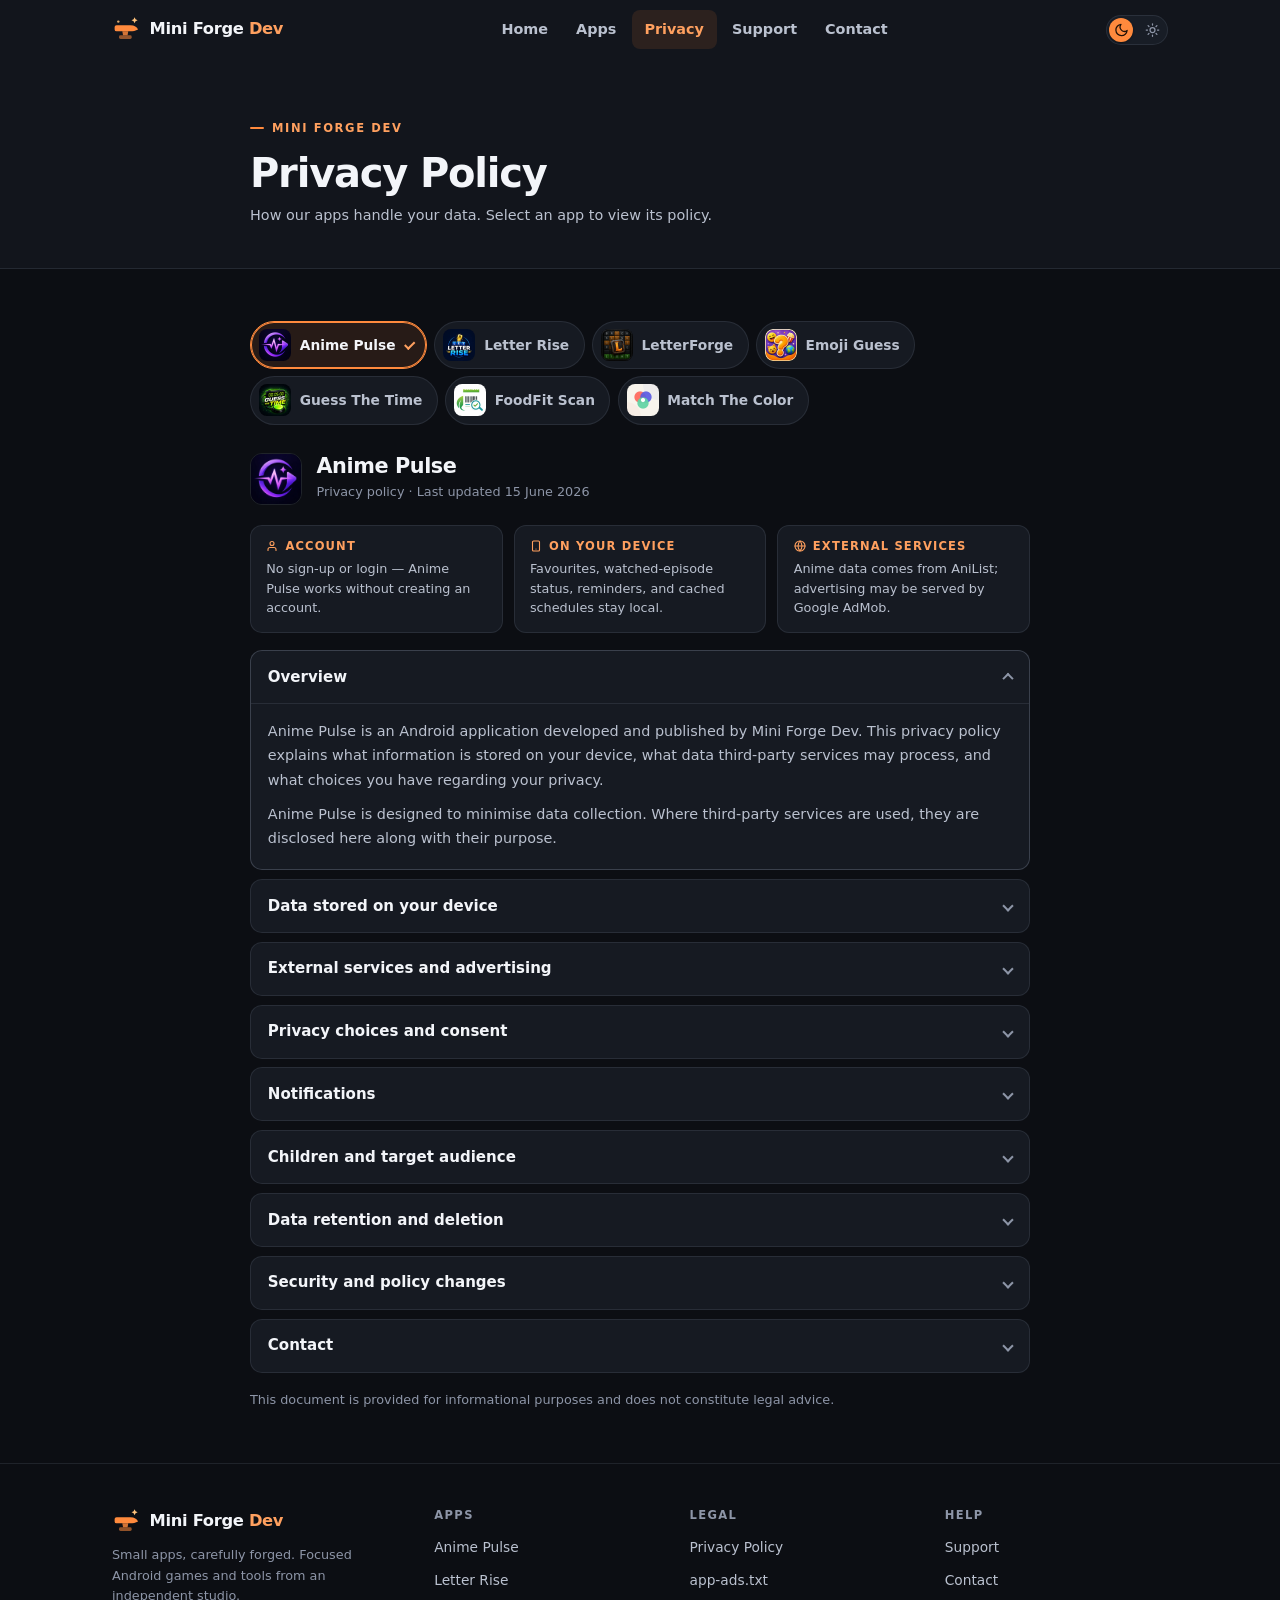
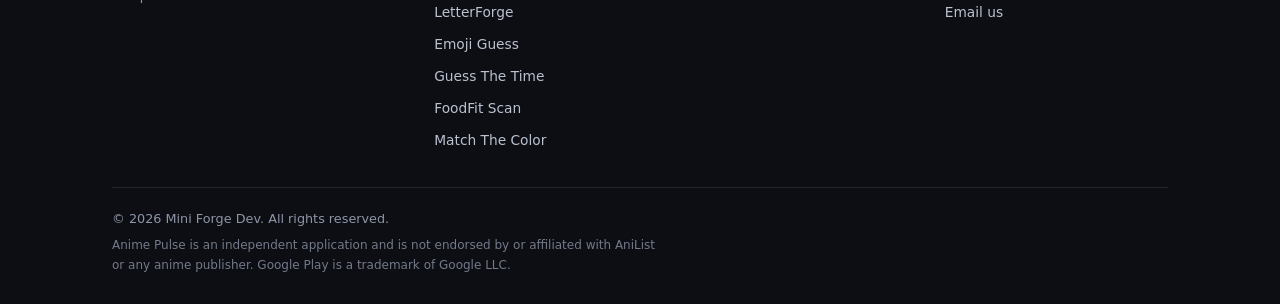
<file: privacy-policy.html>
<!DOCTYPE html>
<html lang="en" data-theme="dark">
<head>
  <meta charset="UTF-8">
  <meta name="viewport" content="width=device-width, initial-scale=1.0">
  <script>
    /* Apply the saved theme before CSS paints (dark is the default). */
    (function () {
      var t = "dark";
      try { if (localStorage.getItem("mfd-theme") === "light") t = "light"; } catch (e) {}
      document.documentElement.setAttribute("data-theme", t);
    })();
  </script>
  <meta name="theme-color" content="#0C0E13">

  <title>Privacy Policy — Mini Forge Dev</title>
  <meta name="description" content="Privacy policies for Anime Pulse, Letter Rise, LetterForge, Emoji Guess, Guess The Time, FoodFit Scan, and Match The Color by Mini Forge Dev. Select an app to view its privacy policy.">

  <link rel="icon" type="image/svg+xml" href="assets/favicon.svg">
  <link rel="canonical" href="https://sephylon09.github.io/privacy-policy.html">

  <meta property="og:type"        content="website">
  <meta property="og:title"       content="Privacy Policy — Mini Forge Dev">
  <meta property="og:description" content="Privacy policies for Anime Pulse, Letter Rise, LetterForge, Emoji Guess, Guess The Time, FoodFit Scan, and Match The Color by Mini Forge Dev.">
  <meta property="og:url"         content="https://sephylon09.github.io/privacy-policy.html">

  <link rel="stylesheet" href="styles.css">
</head>
<body>

  <a href="#main-content" class="skip-link">Skip to main content</a>

  <!-- ══════════════════ HEADER ══════════════════ -->
  <header class="site-header" id="site-header">
    <div class="header-inner">

      <a href="/" class="brand" aria-label="Mini Forge Dev — home">
        <svg class="brand-mark" viewBox="0 0 32 32" aria-hidden="true" focusable="false">
          <path fill="var(--accent)" d="M5.2 10.5 H21 C25.6 10.5 28.6 12.4 29.8 15.4 C27.1 16.9 23.9 17.5 20.8 17.5 H5.2 Q3 17.5 3 15.3 V12.7 Q3 10.5 5.2 10.5 Z"/>
          <path fill="var(--accent)" opacity="0.82" d="M11.8 17.5 H18.6 L17.8 22 H12.6 Z"/>
          <rect fill="var(--accent)" opacity="0.55" x="8" y="22" width="14.5" height="4.3" rx="1.7"/>
          <path fill="var(--ember)" d="M25.8 1.4 L26.9 3.8 L29.3 4.9 L26.9 6 L25.8 8.4 L24.7 6 L22.3 4.9 L24.7 3.8 Z"/>
          <circle fill="var(--ember)" opacity="0.85" cx="7.2" cy="6.4" r="1.4"/>
        </svg>
        <span class="brand-name">Mini Forge <em>Dev</em></span>
      </a>

      <nav id="main-nav" class="main-nav" aria-label="Main navigation">
        <ul class="nav-list">
          <li><a href="/"                   class="nav-link">Home</a></li>
          <li><a href="/#apps"              class="nav-link">Apps</a></li>
          <li><a href="privacy-policy.html" class="nav-link" aria-current="page">Privacy</a></li>
          <li><a href="support.html"        class="nav-link">Support</a></li>
          <li><a href="/#contact"           class="nav-link">Contact</a></li>
        </ul>
      </nav>

      <div class="header-controls">
        <button class="theme-toggle" type="button" data-theme-toggle aria-pressed="false" aria-label="Switch to light theme">
          <svg class="theme-toggle-icon theme-toggle-icon--moon" viewBox="0 0 24 24" fill="none" stroke="currentColor" stroke-width="2" stroke-linecap="round" stroke-linejoin="round" aria-hidden="true">
            <path d="M21 12.79A9 9 0 1 1 11.21 3 7 7 0 0 0 21 12.79z"/>
          </svg>
          <svg class="theme-toggle-icon theme-toggle-icon--sun" viewBox="0 0 24 24" fill="none" stroke="currentColor" stroke-width="2" stroke-linecap="round" stroke-linejoin="round" aria-hidden="true">
            <circle cx="12" cy="12" r="4"/>
            <path d="M12 2v2M12 20v2M4.93 4.93l1.41 1.41M17.66 17.66l1.41 1.41M2 12h2M20 12h2M4.93 19.07l1.41-1.41M17.66 6.34l1.41-1.41"/>
          </svg>
          <span class="theme-toggle-thumb" aria-hidden="true"></span>
        </button>

        <button
          class="nav-toggle"
          id="nav-toggle"
          aria-controls="main-nav"
          aria-expanded="false"
          aria-label="Toggle navigation menu"
        >
          <span class="nav-toggle-bar"></span>
          <span class="nav-toggle-bar"></span>
          <span class="nav-toggle-bar"></span>
        </button>
      </div>

    </div>
  </header>

  <main id="main-content">

    <div class="page-hero">
      <div class="container container-narrow">
        <p class="eyebrow">Mini Forge Dev</p>
        <h1>Privacy Policy</h1>
        <p class="page-meta">How our apps handle your data. Select an app to view its policy.</p>
      </div>
    </div>

    <div class="policy-body">
      <div class="container container-narrow">

        <div data-switcher>

          <!-- App selector — tabs are rendered from assets/apps-data.js.
               Without JavaScript, every policy below is shown stacked. -->
          <div class="app-select-wrap">
            <div class="app-select" data-app-selector aria-label="Select an app to view its privacy policy"></div>
          </div>

          <!-- ════════════════════════════════════════
               ANIME PULSE
               ════════════════════════════════════════ -->
          <section class="app-policy" id="anime-pulse" data-app-panel="anime-pulse" aria-label="Anime Pulse privacy policy">

            <div class="panel-header">
              <img src="assets/app-icons/animepulse.webp" alt="" class="panel-logo" width="52" height="52">
              <div>
                <h2 class="panel-name">Anime Pulse</h2>
                <p class="panel-meta">Privacy policy · Last updated 15 June 2026</p>
              </div>
            </div>

            <div class="glance" aria-label="Privacy at a glance">
              <div class="glance-item">
                <h3><svg width="12" height="12" viewBox="0 0 24 24" fill="none" stroke="currentColor" stroke-width="2.2" stroke-linecap="round" stroke-linejoin="round" aria-hidden="true"><path d="M20 21v-2a4 4 0 0 0-4-4H8a4 4 0 0 0-4 4v2"/><circle cx="12" cy="7" r="4"/></svg>Account</h3>
                <p>No sign-up or login — Anime Pulse works without creating an account.</p>
              </div>
              <div class="glance-item">
                <h3><svg width="12" height="12" viewBox="0 0 24 24" fill="none" stroke="currentColor" stroke-width="2.2" stroke-linecap="round" stroke-linejoin="round" aria-hidden="true"><rect x="5" y="2" width="14" height="20" rx="2"/><line x1="12" y1="18" x2="12.01" y2="18"/></svg>On your device</h3>
                <p>Favourites, watched-episode status, reminders, and cached schedules stay local.</p>
              </div>
              <div class="glance-item">
                <h3><svg width="12" height="12" viewBox="0 0 24 24" fill="none" stroke="currentColor" stroke-width="2.2" stroke-linecap="round" stroke-linejoin="round" aria-hidden="true"><circle cx="12" cy="12" r="10"/><line x1="2" y1="12" x2="22" y2="12"/><path d="M12 2a15.3 15.3 0 0 1 4 10 15.3 15.3 0 0 1-4 10 15.3 15.3 0 0 1-4-10 15.3 15.3 0 0 1 4-10z"/></svg>External services</h3>
                <p>Anime data comes from AniList; advertising may be served by Google AdMob.</p>
              </div>
            </div>

            <details class="accordion" id="ap-overview" open>
              <summary>Overview</summary>
              <div class="accordion-body">
                <p>
                  Anime Pulse is an Android application developed and published by Mini Forge Dev.
                  This privacy policy explains what information is stored on your device, what data
                  third-party services may process, and what choices you have regarding your privacy.
                </p>
                <p>
                  Anime Pulse is designed to minimise data collection. Where third-party services are
                  used, they are disclosed here along with their purpose.
                </p>
              </div>
            </details>

            <details class="accordion" id="ap-local-data">
              <summary>Data stored on your device</summary>
              <div class="accordion-body">
                <p>
                  Anime Pulse stores the following types of data locally on your device only. This
                  information is not transmitted to Mini Forge Dev servers.
                </p>
                <ul>
                  <li>Your saved favourite anime titles</li>
                  <li>Watched episode status you have marked</li>
                  <li>Episode reminder preferences and notification settings</li>
                  <li>Your preferred title language (English, Romaji or Native)</li>
                  <li>Cached anime details and airing schedules for offline viewing</li>
                </ul>
                <p>
                  Uninstalling Anime Pulse or clearing application data through Android Settings
                  removes all locally stored data from your device.
                </p>
              </div>
            </details>

            <details class="accordion" id="ap-external">
              <summary>External services and advertising</summary>
              <div class="accordion-body">
                <div class="anchor-topic" id="ap-anime-data">
                  <h3>Anime data provider (AniList)</h3>
                  <p>
                    Anime Pulse obtains anime information — including titles, descriptions, episode
                    schedules, cover images and related metadata — from AniList or other clearly
                    disclosed data sources. When the app fetches this information, your device makes
                    a network request to the data provider's servers. The data provider's own privacy
                    policy governs how they handle those requests.
                  </p>
                  <p>Anime Pulse is not endorsed by or affiliated with AniList.</p>
                  <p>
                    The AniList service and its API are subject to their own terms of use and privacy
                    policy, available at the AniList website.
                  </p>
                </div>
                <div class="anchor-topic" id="ap-advertising">
                  <h3>Advertising and Google AdMob</h3>
                  <p>
                    Anime Pulse may display advertisements served by Google AdMob, a mobile advertising
                    platform operated by Google LLC. Including AdMob means the Google Mobile Ads SDK
                    may be present in the application.
                  </p>
                  <p>
                    The Google Mobile Ads SDK may process certain information in order to serve
                    advertisements and measure their performance. This may include, but is not
                    necessarily limited to:
                  </p>
                  <ul>
                    <li>Device or advertising identifiers (such as the Android Advertising ID)</li>
                    <li>IP address</li>
                    <li>App interaction and usage data</li>
                    <li>Diagnostic and crash information</li>
                    <li>Approximate location where applicable and permitted</li>
                    <li>Advertising and consent information</li>
                  </ul>
                  <p>
                    Google's privacy policy and advertising policies govern how Google processes
                    information through AdMob. You can review Google's privacy policy at
                    <a href="https://policies.google.com/privacy" rel="noopener noreferrer" target="_blank">policies.google.com/privacy</a>.
                  </p>
                  <p>
                    Mini Forge Dev does not publish AdMob ad unit identifiers on this website. The
                    publisher identifier used in <code>app-ads.txt</code> is disclosed separately
                    for ad network authorisation purposes.
                  </p>
                </div>
                <div class="anchor-topic" id="ap-external-links">
                  <h3>External links</h3>
                  <p>
                    Anime Pulse may contain links to external websites, anime streaming services or
                    other third-party resources. When you follow an external link, you leave
                    Anime Pulse and the linked website's own privacy policy applies.
                  </p>
                  <p>
                    Mini Forge Dev is not responsible for the privacy practices or content of
                    external websites.
                  </p>
                </div>
              </div>
            </details>

            <details class="accordion" id="ap-consent">
              <summary>Privacy choices and consent</summary>
              <div class="accordion-body">
                <p>
                  Anime Pulse may use Google's User Messaging Platform (UMP) to request advertising
                  consent and present privacy choices where legally required, such as in regions
                  covered by the General Data Protection Regulation (GDPR) or the California
                  Consumer Privacy Act (CCPA) and related regulations.
                </p>
                <p>
                  If consent is requested when you open the app, you will be presented with clear
                  options before any personalised advertising is shown. You may be able to revisit
                  your consent choices through the app's settings or privacy options menu.
                </p>
                <p>
                  Where consent is not legally required, standard advertising practices may apply
                  in accordance with Google's policies.
                </p>
              </div>
            </details>

            <details class="accordion" id="ap-notifications">
              <summary>Notifications</summary>
              <div class="accordion-body">
                <p>
                  Anime Pulse can send optional episode reminder notifications to alert you when
                  a favourite anime episode is scheduled to air. This feature is entirely optional.
                </p>
                <p>
                  Episode reminders can be enabled or disabled at any time from within the
                  Anime Pulse settings screen. You can also manage notification permissions for
                  Anime Pulse through your device's Android notification settings.
                </p>
                <p>
                  Reminders are scheduled locally on your device using Android's notification
                  scheduling system. Mini Forge Dev does not use a push notification server to
                  send episode alerts.
                </p>
              </div>
            </details>

            <details class="accordion" id="ap-children">
              <summary>Children and target audience</summary>
              <div class="accordion-body">
                <p>
                  Anime Pulse is a general-audience application. It is not specifically directed at
                  children under the age of 13. Users in regulated jurisdictions should be aware of
                  the applicable age-related requirements of their local laws regarding data privacy.
                </p>
                <p>
                  If you are a parent or guardian and believe that a child has provided personal
                  information through the app, please contact us at the address below so that
                  we can take appropriate action.
                </p>
              </div>
            </details>

            <details class="accordion" id="ap-retention">
              <summary>Data retention and deletion</summary>
              <div class="accordion-body">
                <p>
                  Data stored locally on your device (such as favourites, episode status and
                  preferences) is retained until you clear the application data or uninstall
                  Anime Pulse. Mini Forge Dev does not retain personal data on its own servers.
                </p>
                <p>
                  Third-party services such as Google AdMob may retain data in accordance with
                  their own retention policies.
                </p>
                <div class="anchor-topic" id="ap-deletion">
                  <h3>How to delete your data</h3>
                  <ul>
                    <li>
                      Go to <strong>Android Settings &rarr; Apps &rarr; Anime Pulse &rarr; Storage &rarr;
                      Clear data</strong>. This removes all locally stored app data including favourites
                      and preferences.
                    </li>
                    <li>
                      Uninstall Anime Pulse from your device. All locally stored data is removed when
                      the app is uninstalled.
                    </li>
                  </ul>
                  <p>
                    For data held by third-party services, please refer to those services' own data
                    deletion instructions or contact them directly.
                  </p>
                </div>
              </div>
            </details>

            <details class="accordion" id="ap-security">
              <summary>Security and policy changes</summary>
              <div class="accordion-body">
                <p>
                  Anime Pulse stores your data locally on your device and relies on Android's
                  built-in application sandboxing to protect it from access by other apps. Mini
                  Forge Dev takes reasonable care in developing the application, but no method of
                  electronic storage is completely secure.
                </p>
                <p>
                  Keeping your Android device updated and using appropriate device security
                  features helps protect locally stored data.
                </p>
                <div class="anchor-topic" id="ap-changes">
                  <h3>Policy changes</h3>
                  <p>
                    This privacy policy may be updated when Anime Pulse adds or removes features,
                    changes data handling practices, or integrates new third-party SDKs. The
                    "Last updated" date at the top of this page reflects the date of the most
                    recent revision.
                  </p>
                  <p>
                    Significant changes will be noted in the Anime Pulse app update release notes
                    where practical.
                  </p>
                </div>
              </div>
            </details>

            <details class="accordion" id="ap-contact">
              <summary>Contact</summary>
              <div class="accordion-body">
                <p>
                  For privacy questions, data requests or any concerns regarding this policy,
                  please contact Mini Forge Dev by email:
                </p>
                <a href="mailto:miniforgedev@gmail.com" class="panel-contact">
                  <svg width="15" height="15" viewBox="0 0 24 24" fill="none" stroke="currentColor" stroke-width="2" stroke-linecap="round" stroke-linejoin="round" aria-hidden="true">
                    <rect x="2" y="4" width="20" height="16" rx="2"/>
                    <path d="m22 7-8.97 5.7a1.94 1.94 0 0 1-2.06 0L2 7"/>
                  </svg>
                  miniforgedev@gmail.com
                </a>
              </div>
            </details>

            <p class="policy-footnote">
              This document is provided for informational purposes and does not constitute legal advice.
            </p>

          </section><!-- /anime-pulse -->

          <!-- ════════════════════════════════════════
               LETTER RISE
               ════════════════════════════════════════ -->
          <section class="app-policy" id="letter-rise" data-app-panel="letter-rise" aria-label="Letter Rise privacy policy">

            <div class="panel-header">
              <img src="assets/app-icons/letterrise.webp" alt="" class="panel-logo" width="52" height="52">
              <div>
                <h2 class="panel-name">Letter Rise</h2>
                <p class="panel-meta">Privacy policy · Effective date 22 June 2026</p>
              </div>
            </div>

            <div class="glance" aria-label="Privacy at a glance">
              <div class="glance-item">
                <h3><svg width="12" height="12" viewBox="0 0 24 24" fill="none" stroke="currentColor" stroke-width="2.2" stroke-linecap="round" stroke-linejoin="round" aria-hidden="true"><path d="M20 21v-2a4 4 0 0 0-4-4H8a4 4 0 0 0-4 4v2"/><circle cx="12" cy="7" r="4"/></svg>Account</h3>
                <p>No account or login — play without providing personal information.</p>
              </div>
              <div class="glance-item">
                <h3><svg width="12" height="12" viewBox="0 0 24 24" fill="none" stroke="currentColor" stroke-width="2.2" stroke-linecap="round" stroke-linejoin="round" aria-hidden="true"><rect x="5" y="2" width="14" height="20" rx="2"/><line x1="12" y1="18" x2="12.01" y2="18"/></svg>On your device</h3>
                <p>Game progress, settings, themes, and high scores are stored locally only.</p>
              </div>
              <div class="glance-item">
                <h3><svg width="12" height="12" viewBox="0 0 24 24" fill="none" stroke="currentColor" stroke-width="2.2" stroke-linecap="round" stroke-linejoin="round" aria-hidden="true"><circle cx="12" cy="12" r="10"/><line x1="2" y1="12" x2="22" y2="12"/><path d="M12 2a15.3 15.3 0 0 1 4 10 15.3 15.3 0 0 1-4 10 15.3 15.3 0 0 1-4-10 15.3 15.3 0 0 1 4-10z"/></svg>External services</h3>
                <p>Google AdMob serves optional rewarded ads and occasional interstitial ads.</p>
              </div>
            </div>

            <details class="accordion" id="lr-overview" open>
              <summary>Overview</summary>
              <div class="accordion-body">
                <p>
                  Letter Rise is a mobile word puzzle game developed and published by Mini Forge Dev
                  (package name <code>com.sephylon.letterrise</code>). This privacy policy explains
                  what information is stored on your device and what data third-party services may
                  process when you use the app.
                </p>
                <div class="anchor-topic" id="lr-no-account">
                  <h3>No account required</h3>
                  <p>
                    Letter Rise does not require account registration or login. You can play the game
                    without providing any personal information to Mini Forge Dev.
                  </p>
                </div>
                <div class="anchor-topic" id="lr-no-purchases">
                  <h3>No in-app purchases</h3>
                  <p>
                    Letter Rise does not currently offer in-app purchases. Themes can be unlocked
                    by watching optional rewarded ads.
                  </p>
                </div>
              </div>
            </details>

            <details class="accordion" id="lr-local-data">
              <summary>Data stored on your device</summary>
              <div class="accordion-body">
                <p>
                  Letter Rise may store the following data locally on your device. This information
                  is not uploaded to a Letter Rise server.
                </p>
                <ul>
                  <li>Saved game progress</li>
                  <li>App settings and preferences</li>
                  <li>Selected theme and unlocked themes</li>
                  <li>Tutorial completion status</li>
                  <li>High score</li>
                  <li>Hint and theme-related preferences</li>
                </ul>
              </div>
            </details>

            <details class="accordion" id="lr-advertising">
              <summary>Advertising and Google AdMob</summary>
              <div class="accordion-body">
                <p>Letter Rise uses Google AdMob to show advertisements. Ad types may include:</p>
                <ul>
                  <li>Rewarded ads, which you can optionally watch to unlock themes</li>
                  <li>Interstitial ads, which may appear occasionally during New Game transitions</li>
                </ul>
                <p>
                  The Google Mobile Ads SDK may collect or process data in order to serve
                  advertisements and measure their performance. This may include, but is not
                  necessarily limited to:
                </p>
                <ul>
                  <li>Device identifiers and advertising ID (such as the Android Advertising ID)</li>
                  <li>App interaction and usage data</li>
                  <li>Diagnostics and crash information</li>
                  <li>Approximate location where applicable and permitted</li>
                  <li>Other data according to Google's policies</li>
                </ul>
                <p>
                  Google's privacy policy governs how Google processes information through AdMob.
                  You can review Google's privacy policy at
                  <a href="https://policies.google.com/privacy" rel="noopener noreferrer" target="_blank">policies.google.com/privacy</a>.
                </p>
              </div>
            </details>

            <details class="accordion" id="lr-sharing">
              <summary>Data sharing</summary>
              <div class="accordion-body">
                <p>
                  Mini Forge Dev does not sell personal data. Letter Rise does not operate its own
                  backend server for saved gameplay data — all game data is stored locally on your
                  device.
                </p>
                <p>
                  Third-party services such as Google AdMob may process data in accordance with
                  their own policies. Mini Forge Dev does not control how Google processes data
                  through the AdMob SDK.
                </p>
              </div>
            </details>

            <details class="accordion" id="lr-children">
              <summary>Children's privacy</summary>
              <div class="accordion-body">
                <p>
                  Letter Rise is not specifically directed at children under the age of 13. Because
                  the app uses Google AdMob, which may collect advertising-related data, it is not
                  designed as a children's app under COPPA or similar regulations.
                </p>
              </div>
            </details>

            <details class="accordion" id="lr-deletion">
              <summary>Data deletion</summary>
              <div class="accordion-body">
                <p>
                  Because Letter Rise stores game data locally on your device, you can delete it by:
                </p>
                <ul>
                  <li>
                    Going to <strong>Android Settings &rarr; Apps &rarr; Letter Rise &rarr; Storage &rarr;
                    Clear data</strong>. This removes all locally stored game data including progress,
                    settings, and unlocked themes.
                  </li>
                  <li>
                    Uninstalling Letter Rise from your device. All locally stored data is removed
                    when the app is uninstalled.
                  </li>
                </ul>
                <p>
                  For data held by third-party services such as Google AdMob, please refer to
                  those services' own data deletion instructions or contact them directly.
                </p>
              </div>
            </details>

            <details class="accordion" id="lr-changes">
              <summary>Changes to this policy</summary>
              <div class="accordion-body">
                <p>
                  This privacy policy may be updated if Letter Rise's features change, especially
                  if ads, analytics, online services, or in-app purchases are added or modified.
                  The effective date at the top of this page reflects the date of the most recent revision.
                </p>
              </div>
            </details>

            <details class="accordion" id="lr-contact">
              <summary>Contact</summary>
              <div class="accordion-body">
                <p>For privacy questions, please contact Mini Forge Dev by email:</p>
                <a href="mailto:miniforgedev@gmail.com" class="panel-contact">
                  <svg width="15" height="15" viewBox="0 0 24 24" fill="none" stroke="currentColor" stroke-width="2" stroke-linecap="round" stroke-linejoin="round" aria-hidden="true">
                    <rect x="2" y="4" width="20" height="16" rx="2"/>
                    <path d="m22 7-8.97 5.7a1.94 1.94 0 0 1-2.06 0L2 7"/>
                  </svg>
                  miniforgedev@gmail.com
                </a>
              </div>
            </details>

            <p class="policy-footnote">
              This document is provided for informational purposes and does not constitute legal advice.
            </p>

          </section><!-- /letter-rise -->

          <!-- ════════════════════════════════════════
               LETTERFORGE
               ════════════════════════════════════════ -->
          <section class="app-policy" id="letterforge" data-app-panel="letterforge" aria-label="LetterForge privacy policy">

            <div class="panel-header">
              <img src="assets/app-icons/letterforge.webp" alt="" class="panel-logo" width="52" height="52">
              <div>
                <h2 class="panel-name">LetterForge</h2>
                <p class="panel-meta">Privacy policy · Last updated 22 June 2026</p>
              </div>
            </div>

            <div class="glance" aria-label="Privacy at a glance">
              <div class="glance-item">
                <h3><svg width="12" height="12" viewBox="0 0 24 24" fill="none" stroke="currentColor" stroke-width="2.2" stroke-linecap="round" stroke-linejoin="round" aria-hidden="true"><path d="M20 21v-2a4 4 0 0 0-4-4H8a4 4 0 0 0-4 4v2"/><circle cx="12" cy="7" r="4"/></svg>Account</h3>
                <p>No account, registration, or login — core gameplay works offline.</p>
              </div>
              <div class="glance-item">
                <h3><svg width="12" height="12" viewBox="0 0 24 24" fill="none" stroke="currentColor" stroke-width="2.2" stroke-linecap="round" stroke-linejoin="round" aria-hidden="true"><rect x="5" y="2" width="14" height="20" rx="2"/><line x1="12" y1="18" x2="12.01" y2="18"/></svg>On your device</h3>
                <p>Progress, coins, XP, achievements, and settings are stored locally only.</p>
              </div>
              <div class="glance-item">
                <h3><svg width="12" height="12" viewBox="0 0 24 24" fill="none" stroke="currentColor" stroke-width="2.2" stroke-linecap="round" stroke-linejoin="round" aria-hidden="true"><circle cx="12" cy="12" r="10"/><line x1="2" y1="12" x2="22" y2="12"/><path d="M12 2a15.3 15.3 0 0 1 4 10 15.3 15.3 0 0 1-4 10 15.3 15.3 0 0 1-4-10 15.3 15.3 0 0 1 4-10z"/></svg>External services</h3>
                <p>Google AdMob serves rewarded and interstitial ads, with consent where required.</p>
              </div>
            </div>

            <details class="accordion" id="lf-overview" open>
              <summary>Overview</summary>
              <div class="accordion-body">
                <p>
                  LetterForge (package name <code>com.sephylon.letterforge</code>) is an Android word
                  puzzle application developed and published by Mini Forge Dev. This privacy policy
                  explains what information is stored on your device, what data third-party
                  services may process, and what choices you have regarding your privacy.
                </p>
                <p>
                  LetterForge is designed to minimise data collection. Your gameplay data stays
                  on your device. Where third-party services are used, they are disclosed here
                  along with their purpose.
                </p>
                <div class="anchor-topic" id="lf-offline">
                  <h3>Offline gameplay and no account</h3>
                  <p>
                    LetterForge does not require an account, registration, or login of any kind.
                    You can play all game modes, complete daily challenges, earn coins and XP,
                    and track your progress without providing any personal information to
                    Mini Forge Dev.
                  </p>
                  <p>
                    The core gameplay is available offline. LetterForge does not provide cloud
                    sync. Your progress is stored locally on your device and is not backed up
                    to a remote server operated by Mini Forge Dev.
                  </p>
                </div>
              </div>
            </details>

            <details class="accordion" id="lf-local-data">
              <summary>Data stored on your device</summary>
              <div class="accordion-body">
                <p>
                  LetterForge may store the following types of data locally on your device.
                  This information is not transmitted to Mini Forge Dev servers.
                </p>
                <ul>
                  <li>Game progress and current puzzle state</li>
                  <li>Daily challenge completion status</li>
                  <li>Coins and XP totals</li>
                  <li>Achievements and statistics</li>
                  <li>App settings and preferences</li>
                  <li>Game history</li>
                </ul>
                <p>
                  All locally stored data can be removed by clearing app data through Android
                  Settings or by uninstalling LetterForge. See the
                  <a href="#lf-deletion">Data deletion</a> section for instructions.
                </p>
              </div>
            </details>

            <details class="accordion" id="lf-advertising">
              <summary>Advertising and Google AdMob</summary>
              <div class="accordion-body">
                <p>
                  LetterForge uses Google AdMob to serve advertisements. Ad types include:
                </p>
                <ul>
                  <li>
                    <strong>Rewarded ads</strong> — optional ads you may choose to watch in
                    order to earn hints or other in-game assistance. The reward is granted only
                    after the ad reward is earned.
                  </li>
                  <li>
                    <strong>Interstitial ads</strong> — full-screen ads that may appear at
                    natural transition points during gameplay.
                  </li>
                </ul>
                <p>
                  The Google Mobile Ads SDK may process certain information in order to serve
                  advertisements and measure their performance. This may include, but is not
                  necessarily limited to:
                </p>
                <ul>
                  <li>Device identifiers and advertising ID (such as the Android Advertising ID)</li>
                  <li>IP address and approximate location derived from IP</li>
                  <li>App interaction and usage data</li>
                  <li>Diagnostics, crash, and performance information</li>
                  <li>Advertising and consent information</li>
                </ul>
                <p>
                  These advertising-related data types may be used by Google for advertising,
                  analytics, fraud prevention, security, and SDK performance monitoring.
                  Data is transmitted securely where the AdMob SDK communicates with Google.
                </p>
                <p>
                  Google's privacy policy governs how Google processes information through AdMob.
                  You can review it at
                  <a href="https://policies.google.com/privacy" rel="noopener noreferrer" target="_blank">policies.google.com/privacy</a>.
                </p>
              </div>
            </details>

            <details class="accordion" id="lf-consent">
              <summary>Privacy choices and consent</summary>
              <div class="accordion-body">
                <p>
                  LetterForge may use Google's User Messaging Platform (UMP) to request
                  advertising consent and present privacy choices where legally required, such
                  as in regions covered by GDPR, CCPA, and related regulations. You may also
                  manage advertising preferences through your Android device settings.
                </p>
              </div>
            </details>

            <details class="accordion" id="lf-permissions">
              <summary>Data sharing and what the app does not access</summary>
              <div class="accordion-body">
                <p>
                  LetterForge does not request and does not use precise location, contacts,
                  camera, microphone, SMS, call logs, or payment information. The app does not
                  collect or sell gameplay history to third parties.
                </p>
                <div class="anchor-topic" id="lf-sharing">
                  <h3>Data sharing</h3>
                  <p>
                    Mini Forge Dev does not sell personal data. LetterForge does not operate its
                    own backend server for saved gameplay data. Third-party services such as
                    Google AdMob may process data in accordance with their own policies.
                  </p>
                </div>
              </div>
            </details>

            <details class="accordion" id="lf-children">
              <summary>Children and target audience</summary>
              <div class="accordion-body">
                <p>
                  LetterForge is a general-audience application. It is not specifically directed
                  at children under the age of 13. Because the app uses Google AdMob, which
                  may collect advertising-related data, it is not designed as a children's app
                  under COPPA or similar regulations.
                </p>
              </div>
            </details>

            <details class="accordion" id="lf-deletion">
              <summary>Data deletion</summary>
              <div class="accordion-body">
                <p>To delete all locally stored LetterForge data from your device, you can:</p>
                <ul>
                  <li>
                    Go to <strong>Android Settings &rarr; Apps &rarr; LetterForge &rarr; Storage &rarr;
                    Clear data</strong>. This removes all locally stored app data including progress,
                    coins, XP, achievements, and settings.
                  </li>
                  <li>
                    Uninstall LetterForge from your device. All locally stored data is removed
                    when the app is uninstalled.
                  </li>
                </ul>
              </div>
            </details>

            <details class="accordion" id="lf-security">
              <summary>Security and policy changes</summary>
              <div class="accordion-body">
                <p>
                  LetterForge stores your data locally and relies on Android's built-in
                  application sandboxing to protect it. Mini Forge Dev takes reasonable care
                  in developing the application, but no method of electronic storage is
                  completely secure.
                </p>
                <div class="anchor-topic" id="lf-changes">
                  <h3>Policy changes</h3>
                  <p>
                    This privacy policy may be updated when LetterForge adds or removes features,
                    changes data-handling practices, or integrates new third-party SDKs. The
                    "Last updated" date at the top of this panel reflects the date of the most
                    recent revision.
                  </p>
                </div>
              </div>
            </details>

            <details class="accordion" id="lf-contact">
              <summary>Contact</summary>
              <div class="accordion-body">
                <p>
                  For privacy questions, data requests, or any concerns regarding this policy,
                  please contact Mini Forge Dev by email:
                </p>
                <a href="mailto:miniforgedev@gmail.com" class="panel-contact">
                  <svg width="15" height="15" viewBox="0 0 24 24" fill="none" stroke="currentColor" stroke-width="2" stroke-linecap="round" stroke-linejoin="round" aria-hidden="true">
                    <rect x="2" y="4" width="20" height="16" rx="2"/>
                    <path d="m22 7-8.97 5.7a1.94 1.94 0 0 1-2.06 0L2 7"/>
                  </svg>
                  miniforgedev@gmail.com
                </a>
              </div>
            </details>

            <p class="policy-footnote">
              This document is provided for informational purposes and does not constitute legal advice.
            </p>

          </section><!-- /letterforge -->

          <!-- ════════════════════════════════════════
               EMOJI GUESS
               ════════════════════════════════════════ -->
          <section class="app-policy" id="emoji-guess" data-app-panel="emoji-guess" aria-label="Emoji Guess privacy policy">

            <div class="panel-header">
              <img src="assets/app-icons/emojiguess.webp" alt="" class="panel-logo" width="52" height="52">
              <div>
                <h2 class="panel-name">Emoji Guess</h2>
                <p class="panel-meta">Privacy policy · Last updated 7 July 2026</p>
              </div>
            </div>

            <div class="glance" aria-label="Privacy at a glance">
              <div class="glance-item">
                <h3><svg width="12" height="12" viewBox="0 0 24 24" fill="none" stroke="currentColor" stroke-width="2.2" stroke-linecap="round" stroke-linejoin="round" aria-hidden="true"><path d="M20 21v-2a4 4 0 0 0-4-4H8a4 4 0 0 0-4 4v2"/><circle cx="12" cy="7" r="4"/></svg>Account</h3>
                <p>No account, registration, or login — core gameplay works offline.</p>
              </div>
              <div class="glance-item">
                <h3><svg width="12" height="12" viewBox="0 0 24 24" fill="none" stroke="currentColor" stroke-width="2.2" stroke-linecap="round" stroke-linejoin="round" aria-hidden="true"><rect x="5" y="2" width="14" height="20" rx="2"/><line x1="12" y1="18" x2="12.01" y2="18"/></svg>On your device</h3>
                <p>Progress, unlocked stages, coins, hints, and preferences are stored locally only.</p>
              </div>
              <div class="glance-item">
                <h3><svg width="12" height="12" viewBox="0 0 24 24" fill="none" stroke="currentColor" stroke-width="2.2" stroke-linecap="round" stroke-linejoin="round" aria-hidden="true"><circle cx="12" cy="12" r="10"/><line x1="2" y1="12" x2="22" y2="12"/><path d="M12 2a15.3 15.3 0 0 1 4 10 15.3 15.3 0 0 1-4 10 15.3 15.3 0 0 1-4-10 15.3 15.3 0 0 1 4-10z"/></svg>External services</h3>
                <p>Google AdMob may serve rewarded and interstitial ads if ads are enabled.</p>
              </div>
            </div>

            <details class="accordion" id="eg-overview" open>
              <summary>Overview</summary>
              <div class="accordion-body">
                <p>
                  Emoji Guess is an Android emoji puzzle game developed and published by
                  Mini Forge Dev. It is an entertainment puzzle game in which you guess words,
                  movies, food, countries, and animals from emoji clues. This privacy policy
                  explains what information is stored on your device, what data third-party
                  services may process, and what choices you have regarding your privacy.
                </p>
                <p>
                  Emoji Guess is designed to minimise data collection. Your gameplay data stays
                  on your device. Where third-party services are used, they are disclosed here
                  along with their purpose.
                </p>
                <div class="anchor-topic" id="eg-offline">
                  <h3>Offline gameplay and no account</h3>
                  <p>
                    Emoji Guess does not require an account, registration, or login of any kind.
                    No personal profile is created. You can play puzzles, unlock stages, earn
                    coins, and track your progress without providing any personal information
                    to Mini Forge Dev.
                  </p>
                  <p>
                    The core gameplay is available offline. Emoji Guess does not provide cloud
                    sync. Your progress is stored locally on your device and is not backed up
                    to a remote server operated by Mini Forge Dev.
                  </p>
                </div>
              </div>
            </details>

            <details class="accordion" id="eg-local-data">
              <summary>Data stored on your device</summary>
              <div class="accordion-body">
                <p>
                  Emoji Guess may store the following types of data locally on your device.
                  This information is not transmitted to Mini Forge Dev servers.
                </p>
                <ul>
                  <li>Game progress and unlocked stages</li>
                  <li>Coin and hint balances</li>
                  <li>App settings and preferences</li>
                  <li>Sound and haptics preferences</li>
                </ul>
                <p>
                  All locally stored data can be removed by clearing app data through Android
                  Settings or by uninstalling Emoji Guess. See the
                  <a href="#eg-deletion">Data deletion</a> section for instructions.
                </p>
              </div>
            </details>

            <details class="accordion" id="eg-advertising">
              <summary>Advertising and Google AdMob</summary>
              <div class="accordion-body">
                <p>
                  Emoji Guess may display advertisements served by Google AdMob, a mobile
                  advertising platform operated by Google LLC, if ads are enabled in the app.
                  Ad types may include:
                </p>
                <ul>
                  <li>
                    <strong>Rewarded ads</strong> — optional ads you may choose to watch in
                    order to earn hints or coins. The reward is granted only after the ad
                    reward is earned.
                  </li>
                  <li>
                    <strong>Interstitial ads</strong> — full-screen ads that may appear at
                    natural transition points during gameplay.
                  </li>
                </ul>
                <p>
                  The Google Mobile Ads SDK may process certain information in order to serve
                  advertisements and measure their performance. This may include, but is not
                  necessarily limited to:
                </p>
                <ul>
                  <li>Device identifiers and advertising ID (such as the Android Advertising ID)</li>
                  <li>IP address and approximate location derived from IP</li>
                  <li>App interaction and usage data</li>
                  <li>Diagnostics, crash, and performance information</li>
                  <li>Advertising and consent information</li>
                </ul>
                <p>
                  Google's privacy policy governs how Google processes information through AdMob.
                  You can review it at
                  <a href="https://policies.google.com/privacy" rel="noopener noreferrer" target="_blank">policies.google.com/privacy</a>.
                </p>
              </div>
            </details>

            <details class="accordion" id="eg-consent">
              <summary>Privacy choices and consent</summary>
              <div class="accordion-body">
                <p>
                  Emoji Guess may use Google's User Messaging Platform (UMP) to request
                  advertising consent and present privacy choices where legally required, such
                  as in regions covered by GDPR, CCPA, and related regulations. You may also
                  manage advertising preferences through your Android device settings.
                </p>
                <p>
                  If consent is requested when you open the app, you will be presented with clear
                  options before any personalised advertising is shown. You may be able to revisit
                  your consent choices through the app's settings or privacy options menu.
                </p>
              </div>
            </details>

            <details class="accordion" id="eg-permissions">
              <summary>Data sharing and what the app does not access</summary>
              <div class="accordion-body">
                <p>
                  Emoji Guess does not request and does not use precise location, contacts,
                  camera, microphone, SMS, call logs, or payment information. The app does not
                  collect or sell gameplay history to third parties.
                </p>
                <div class="anchor-topic" id="eg-sharing">
                  <h3>Data sharing</h3>
                  <p>
                    Mini Forge Dev does not sell personal data. Emoji Guess does not operate its
                    own backend server for saved gameplay data. Third-party services such as
                    Google AdMob may process data in accordance with their own policies.
                  </p>
                </div>
              </div>
            </details>

            <details class="accordion" id="eg-children">
              <summary>Children and target audience</summary>
              <div class="accordion-body">
                <p>
                  Emoji Guess is a general-audience application. It is not specifically directed
                  at children under the age of 13. Because the app may use Google AdMob, which
                  may collect advertising-related data, it is not designed as a children's app
                  under COPPA or similar regulations.
                </p>
              </div>
            </details>

            <details class="accordion" id="eg-retention">
              <summary>Data retention and deletion</summary>
              <div class="accordion-body">
                <p>
                  Data stored locally on your device (such as game progress, unlocked stages,
                  coins, hints, and preferences) is retained until you clear the app data,
                  reset your progress, or uninstall Emoji Guess. Mini Forge Dev does not
                  retain personal data on its own servers.
                </p>
                <p>
                  Third-party services such as Google AdMob may retain data in accordance with
                  their own retention policies.
                </p>
                <div class="anchor-topic" id="eg-deletion">
                  <h3>How to delete your data</h3>
                  <ul>
                    <li>
                      Go to <strong>Android Settings &rarr; Apps &rarr; Emoji Guess &rarr; Storage &rarr;
                      Clear data</strong>. This removes all locally stored app data including progress,
                      unlocked stages, coins, hints, and settings.
                    </li>
                    <li>
                      Uninstall Emoji Guess from your device. All locally stored data is removed
                      when the app is uninstalled.
                    </li>
                  </ul>
                  <p>
                    For data held by third-party services such as Google AdMob, please refer to
                    those services' own data deletion instructions or contact them directly.
                  </p>
                </div>
              </div>
            </details>

            <details class="accordion" id="eg-security">
              <summary>Security and policy changes</summary>
              <div class="accordion-body">
                <p>
                  Emoji Guess stores your data locally and relies on Android's built-in
                  application sandboxing to protect it. Mini Forge Dev takes reasonable care
                  in developing the application, but no method of electronic storage is
                  completely secure.
                </p>
                <div class="anchor-topic" id="eg-changes">
                  <h3>Policy changes</h3>
                  <p>
                    This privacy policy may be updated when Emoji Guess adds or removes features,
                    changes data-handling practices, or integrates new third-party SDKs. The
                    "Last updated" date at the top of this panel reflects the date of the most
                    recent revision.
                  </p>
                </div>
              </div>
            </details>

            <details class="accordion" id="eg-contact">
              <summary>Contact</summary>
              <div class="accordion-body">
                <p>
                  For privacy questions, data requests, or any concerns regarding this policy,
                  please contact Mini Forge Dev by email:
                </p>
                <a href="mailto:miniforgedev@gmail.com" class="panel-contact">
                  <svg width="15" height="15" viewBox="0 0 24 24" fill="none" stroke="currentColor" stroke-width="2" stroke-linecap="round" stroke-linejoin="round" aria-hidden="true">
                    <rect x="2" y="4" width="20" height="16" rx="2"/>
                    <path d="m22 7-8.97 5.7a1.94 1.94 0 0 1-2.06 0L2 7"/>
                  </svg>
                  miniforgedev@gmail.com
                </a>
              </div>
            </details>

            <p class="policy-footnote">
              This document is provided for informational purposes and does not constitute legal advice.
            </p>

          </section><!-- /emoji-guess -->

          <!-- ════════════════════════════════════════
               GUESS THE TIME
               ════════════════════════════════════════ -->
          <section class="app-policy" id="guess-the-time" data-app-panel="guess-the-time" aria-label="Guess The Time privacy policy">

            <div class="panel-header">
              <img src="assets/app-icons/guessthetime.webp" alt="" class="panel-logo" width="52" height="52">
              <div>
                <h2 class="panel-name">Guess The Time</h2>
                <p class="panel-meta">Privacy policy · Last updated 8 July 2026</p>
              </div>
            </div>

            <div class="glance" aria-label="Privacy at a glance">
              <div class="glance-item">
                <h3><svg width="12" height="12" viewBox="0 0 24 24" fill="none" stroke="currentColor" stroke-width="2.2" stroke-linecap="round" stroke-linejoin="round" aria-hidden="true"><path d="M20 21v-2a4 4 0 0 0-4-4H8a4 4 0 0 0-4 4v2"/><circle cx="12" cy="7" r="4"/></svg>Account</h3>
                <p>No account — rooms use shareable codes and an optional display name.</p>
              </div>
              <div class="glance-item">
                <h3><svg width="12" height="12" viewBox="0 0 24 24" fill="none" stroke="currentColor" stroke-width="2.2" stroke-linecap="round" stroke-linejoin="round" aria-hidden="true"><rect x="5" y="2" width="14" height="20" rx="2"/><line x1="12" y1="18" x2="12.01" y2="18"/></svg>On your device</h3>
                <p>Recent scores, your nickname, and settings are stored locally.</p>
              </div>
              <div class="glance-item">
                <h3><svg width="12" height="12" viewBox="0 0 24 24" fill="none" stroke="currentColor" stroke-width="2.2" stroke-linecap="round" stroke-linejoin="round" aria-hidden="true"><circle cx="12" cy="12" r="10"/><line x1="2" y1="12" x2="22" y2="12"/><path d="M12 2a15.3 15.3 0 0 1 4 10 15.3 15.3 0 0 1-4 10 15.3 15.3 0 0 1-4-10 15.3 15.3 0 0 1 4-10z"/></svg>External services</h3>
                <p>Live rooms exchange gameplay data online; Google AdMob may serve ads.</p>
              </div>
            </div>

            <div class="callout">
              <svg width="16" height="16" viewBox="0 0 24 24" fill="none" stroke="currentColor" stroke-width="2" stroke-linecap="round" stroke-linejoin="round" aria-hidden="true">
                <path d="M17 21v-2a4 4 0 0 0-4-4H5a4 4 0 0 0-4 4v2"/><circle cx="9" cy="7" r="4"/><path d="M23 21v-2a4 4 0 0 0-3-3.87"/><path d="M16 3.13a4 4 0 0 1 0 7.75"/>
              </svg>
              <p>
                <strong>Multiplayer visibility:</strong> your chosen display name, guesses, and
                scores are shared with the other players in your room to run the game. Avoid
                entering personal information in your display name.
              </p>
            </div>

            <details class="accordion" id="gt-overview" open>
              <summary>Overview</summary>
              <div class="accordion-body">
                <p>
                  Guess The Time is an Android multiplayer guessing game developed and published by
                  Mini Forge Dev. In it, you create or join a room, invite friends, and guess the
                  hidden time across multiple rounds while scores are compared. This privacy policy
                  explains what information is stored on your device, what data is used to support
                  multiplayer gameplay, what data third-party services may process, and what choices
                  you have regarding your privacy.
                </p>
                <p>
                  Guess The Time is designed to minimise data collection. Where third-party services
                  are used, they are disclosed here along with their purpose.
                </p>
                <div class="anchor-topic" id="gt-no-account">
                  <h3>No account required</h3>
                  <p>
                    Guess The Time does not require an account, registration, or login of any kind.
                    No personal profile is created. You can create or join rooms, play rounds, and
                    compare scores without providing any personal information to Mini Forge Dev.
                  </p>
                  <p>
                    Because the game is multiplayer, an active internet connection is needed to create
                    or join a room and to play rounds with other players in real time. Single-device
                    actions such as changing settings do not require a connection.
                  </p>
                </div>
              </div>
            </details>

            <details class="accordion" id="gt-multiplayer">
              <summary>Multiplayer rooms and gameplay data</summary>
              <div class="accordion-body">
                <p>
                  Guess The Time is a multiplayer game. When you create or join a room, certain
                  room-related information is exchanged only to support gameplay. This may include:
                </p>
                <ul>
                  <li>Room codes or invitation links used to join a shared game</li>
                  <li>A display name or nickname you choose for the room</li>
                  <li>Your guesses, round results, and scores for the current game</li>
                  <li>Round and turn state needed to keep all players in sync</li>
                </ul>
                <p>
                  This information is used only to run the shared game — such as joining rooms,
                  playing rounds, comparing scores, and sending invitations — and is not used to
                  build advertising or marketing profiles. Please avoid entering personal
                  information into your display name, as it may be visible to other players in the
                  same room.
                </p>
              </div>
            </details>

            <details class="accordion" id="gt-local-data">
              <summary>Data stored on your device</summary>
              <div class="accordion-body">
                <p>
                  Guess The Time may store the following types of data locally on your device.
                  This information is not transmitted to Mini Forge Dev servers except as needed to
                  support multiplayer gameplay, as described above.
                </p>
                <ul>
                  <li>Room and game progress, including current round state</li>
                  <li>Scores and round results from your recent games</li>
                  <li>A display name or nickname you choose, if you set one</li>
                  <li>App settings and preferences</li>
                  <li>Sound and haptics preferences</li>
                </ul>
                <p>
                  All locally stored data can be removed by clearing app data through Android
                  Settings or by uninstalling Guess The Time. See the
                  <a href="#gt-deletion">Data deletion</a> section for instructions.
                </p>
              </div>
            </details>

            <details class="accordion" id="gt-advertising">
              <summary>Advertising and Google AdMob</summary>
              <div class="accordion-body">
                <p>
                  Guess The Time may display advertisements served by Google AdMob, a mobile
                  advertising platform operated by Google LLC, if ads are enabled in the app.
                  Ad types may include:
                </p>
                <ul>
                  <li>
                    <strong>Rewarded ads</strong> — optional ads you may choose to watch in
                    order to earn in-game rewards. The reward is granted only after the ad
                    reward is earned.
                  </li>
                  <li>
                    <strong>Interstitial ads</strong> — full-screen ads that may appear at
                    natural transition points, such as between rounds or games.
                  </li>
                </ul>
                <p>
                  The Google Mobile Ads SDK may process certain information in order to serve
                  advertisements and measure their performance. This may include, but is not
                  necessarily limited to:
                </p>
                <ul>
                  <li>Device identifiers and advertising ID (such as the Android Advertising ID)</li>
                  <li>IP address and approximate location derived from IP</li>
                  <li>App interaction and usage data</li>
                  <li>Diagnostics, crash, and performance information</li>
                  <li>Advertising and consent information</li>
                </ul>
                <p>
                  Google's privacy policy governs how Google processes information through AdMob.
                  You can review it at
                  <a href="https://policies.google.com/privacy" rel="noopener noreferrer" target="_blank">policies.google.com/privacy</a>.
                </p>
              </div>
            </details>

            <details class="accordion" id="gt-consent">
              <summary>Privacy choices and consent</summary>
              <div class="accordion-body">
                <p>
                  Guess The Time may use Google's User Messaging Platform (UMP) to request
                  advertising consent and present privacy choices where legally required, such
                  as in regions covered by GDPR, CCPA, and related regulations. You may also
                  manage advertising preferences through your Android device settings.
                </p>
                <p>
                  If consent is requested when you open the app, you will be presented with clear
                  options before any personalised advertising is shown. You may be able to revisit
                  your consent choices through the app's settings or privacy options menu.
                </p>
              </div>
            </details>

            <details class="accordion" id="gt-permissions">
              <summary>Data sharing and what the app does not access</summary>
              <div class="accordion-body">
                <p>
                  Guess The Time does not request and does not use precise location, contacts,
                  camera, microphone, SMS, call logs, or payment information. Invitations are sent
                  using shareable room codes or links rather than by accessing your contacts. The
                  app does not collect or sell gameplay history to third parties.
                </p>
                <div class="anchor-topic" id="gt-sharing">
                  <h3>Data sharing</h3>
                  <p>
                    Mini Forge Dev does not sell personal data. Room and gameplay information is used
                    only to support multiplayer play between the participants in a room, as described
                    in <a href="#gt-multiplayer">Multiplayer rooms and gameplay data</a>. Third-party
                    services such as Google AdMob may process data in accordance with their own
                    policies.
                  </p>
                </div>
              </div>
            </details>

            <details class="accordion" id="gt-children">
              <summary>Children and target audience</summary>
              <div class="accordion-body">
                <p>
                  Guess The Time is a general-audience application. It is not specifically directed
                  at children under the age of 13. Because the app may use Google AdMob, which
                  may collect advertising-related data, it is not designed as a children's app
                  under COPPA or similar regulations.
                </p>
              </div>
            </details>

            <details class="accordion" id="gt-retention">
              <summary>Data retention and deletion</summary>
              <div class="accordion-body">
                <p>
                  Data stored locally on your device (such as game progress, scores, a display name,
                  and preferences) is retained until you clear the app data, reset your progress, or
                  uninstall Guess The Time. Mini Forge Dev does not retain personal data on its own
                  servers, and room data used for live gameplay is only kept as needed to run the
                  current game.
                </p>
                <p>
                  Third-party services such as Google AdMob may retain data in accordance with
                  their own retention policies.
                </p>
                <div class="anchor-topic" id="gt-deletion">
                  <h3>How to delete your data</h3>
                  <ul>
                    <li>
                      Go to <strong>Android Settings &rarr; Apps &rarr; Guess The Time &rarr; Storage &rarr;
                      Clear data</strong>. This removes all locally stored app data including room and
                      game progress, scores, a display name, and settings.
                    </li>
                    <li>
                      Uninstall Guess The Time from your device. All locally stored data is removed
                      when the app is uninstalled.
                    </li>
                  </ul>
                  <p>
                    For data held by third-party services such as Google AdMob, please refer to
                    those services' own data deletion instructions or contact them directly.
                  </p>
                </div>
              </div>
            </details>

            <details class="accordion" id="gt-security">
              <summary>Security and policy changes</summary>
              <div class="accordion-body">
                <p>
                  Guess The Time stores your data locally and relies on Android's built-in
                  application sandboxing to protect it. Mini Forge Dev takes reasonable care
                  in developing the application, but no method of electronic storage or
                  transmission is completely secure.
                </p>
                <div class="anchor-topic" id="gt-changes">
                  <h3>Policy changes</h3>
                  <p>
                    This privacy policy may be updated when Guess The Time adds or removes features,
                    changes data-handling practices, or integrates new third-party SDKs. The
                    "Last updated" date at the top of this panel reflects the date of the most
                    recent revision.
                  </p>
                </div>
              </div>
            </details>

            <details class="accordion" id="gt-contact">
              <summary>Contact</summary>
              <div class="accordion-body">
                <p>
                  For privacy questions, data requests, or any concerns regarding this policy,
                  please contact Mini Forge Dev by email:
                </p>
                <a href="mailto:miniforgedev@gmail.com" class="panel-contact">
                  <svg width="15" height="15" viewBox="0 0 24 24" fill="none" stroke="currentColor" stroke-width="2" stroke-linecap="round" stroke-linejoin="round" aria-hidden="true">
                    <rect x="2" y="4" width="20" height="16" rx="2"/>
                    <path d="m22 7-8.97 5.7a1.94 1.94 0 0 1-2.06 0L2 7"/>
                  </svg>
                  miniforgedev@gmail.com
                </a>
              </div>
            </details>

            <p class="policy-footnote">
              This document is provided for informational purposes and does not constitute legal advice.
            </p>

          </section><!-- /guess-the-time -->

          <!-- ════════════════════════════════════════
               FOODFIT SCAN
               ════════════════════════════════════════ -->
          <section class="app-policy" id="foodfit-scan" data-app-panel="foodfit-scan" aria-label="FoodFit Scan privacy policy">

            <div class="panel-header">
              <img src="assets/app-icons/foodfit.webp" alt="" class="panel-logo" width="52" height="52">
              <div>
                <h2 class="panel-name">FoodFit Scan</h2>
                <p class="panel-meta">Privacy policy · Last updated 10 July 2026</p>
              </div>
            </div>

            <div class="glance" aria-label="Privacy at a glance">
              <div class="glance-item">
                <h3><svg width="12" height="12" viewBox="0 0 24 24" fill="none" stroke="currentColor" stroke-width="2.2" stroke-linecap="round" stroke-linejoin="round" aria-hidden="true"><path d="M20 21v-2a4 4 0 0 0-4-4H8a4 4 0 0 0-4 4v2"/><circle cx="12" cy="7" r="4"/></svg>Account</h3>
                <p>No account, registration, or login — no personal profile is created.</p>
              </div>
              <div class="glance-item">
                <h3><svg width="12" height="12" viewBox="0 0 24 24" fill="none" stroke="currentColor" stroke-width="2.2" stroke-linecap="round" stroke-linejoin="round" aria-hidden="true"><rect x="5" y="2" width="14" height="20" rx="2"/><line x1="12" y1="18" x2="12.01" y2="18"/></svg>On your device</h3>
                <p>Scan history, nutrition goals, allergen preferences, and cached products stay local.</p>
              </div>
              <div class="glance-item">
                <h3><svg width="12" height="12" viewBox="0 0 24 24" fill="none" stroke="currentColor" stroke-width="2.2" stroke-linecap="round" stroke-linejoin="round" aria-hidden="true"><circle cx="12" cy="12" r="10"/><line x1="2" y1="12" x2="22" y2="12"/><path d="M12 2a15.3 15.3 0 0 1 4 10 15.3 15.3 0 0 1-4 10 15.3 15.3 0 0 1-4-10 15.3 15.3 0 0 1 4-10z"/></svg>External services</h3>
                <p>Product data comes from Open Food Facts and a product search index; AdMob may serve ads.</p>
              </div>
            </div>

            <div class="callout">
              <svg width="16" height="16" viewBox="0 0 24 24" fill="none" stroke="currentColor" stroke-width="2" stroke-linecap="round" stroke-linejoin="round" aria-hidden="true">
                <path d="M10.29 3.86L1.82 18a2 2 0 0 0 1.71 3h16.94a2 2 0 0 0 1.71-3L13.71 3.86a2 2 0 0 0-3.42 0z"/><line x1="12" y1="9" x2="12" y2="13"/><line x1="12" y1="17" x2="12.01" y2="17"/>
              </svg>
              <p>
                <strong>Not medical advice:</strong> nutrition, allergen, and suitability results are
                informational only and may be incomplete or out of date. Always check the physical
                product label — especially for allergens — and consult a qualified healthcare
                professional for dietary or medical decisions.
              </p>
            </div>

            <details class="accordion" id="ff-overview" open>
              <summary>Overview</summary>
              <div class="accordion-body">
                <p>
                  FoodFit Scan is an Android food barcode and nutrition scanner application
                  developed and published by Mini Forge Dev. You can scan or search packaged
                  food to check nutrition details, allergens, additives, NOVA group, and how
                  well a product fits your nutrition goals. This privacy policy explains what
                  information is stored on your device, what data third-party services may
                  process, and what choices you have regarding your privacy.
                </p>
                <p>
                  FoodFit Scan is designed to minimise data collection. Your food history,
                  nutrition goals, and preferences stay on your device. Where third-party
                  services are used, they are disclosed here along with their purpose.
                </p>
                <div class="anchor-topic" id="ff-account">
                  <h3>No account required</h3>
                  <p>
                    FoodFit Scan does not require an account, registration, or login of any kind.
                    No personal profile is created. You can scan products, search foods, set
                    nutrition goals, and manage allergen and additive preferences without
                    providing any personal information to Mini Forge Dev.
                  </p>
                </div>
              </div>
            </details>

            <details class="accordion" id="ff-camera">
              <summary>Camera permission and barcode scanning</summary>
              <div class="accordion-body">
                <p>
                  FoodFit Scan requests the camera permission only for barcode scanning. The
                  camera image is processed on your device to detect the product barcode.
                  Camera frames are not recorded, stored, or transmitted to Mini Forge Dev
                  servers.
                </p>
                <p>
                  You can deny or revoke the camera permission at any time through Android
                  Settings and continue to use the app by searching for products manually.
                </p>
              </div>
            </details>

            <details class="accordion" id="ff-local-data">
              <summary>Data stored on your device</summary>
              <div class="accordion-body">
                <p>
                  FoodFit Scan may store the following types of data locally on your device.
                  This information is not transmitted to Mini Forge Dev servers.
                </p>
                <ul>
                  <li>Food history of products you have scanned or viewed</li>
                  <li>Cached product details for faster and offline viewing</li>
                  <li>Nutrition goals you have set</li>
                  <li>Allergen and additive preferences</li>
                  <li>App settings and preferences</li>
                </ul>
                <p>
                  All locally stored data can be removed by deleting your history in the app,
                  clearing app data through Android Settings, or uninstalling FoodFit Scan.
                  See the <a href="#ff-deletion">Data deletion</a> section for instructions.
                </p>
              </div>
            </details>

            <details class="accordion" id="ff-food-data">
              <summary>Product data and advertising</summary>
              <div class="accordion-body">
                <h3>Food product data sources</h3>
                <p>
                  When you scan a barcode or search for a product, the product barcode or your
                  search query is used to look up food information from Open Food Facts and/or
                  the app's product search index. When the app fetches this information, your
                  device makes a network request to the data provider's servers. The data
                  provider's own privacy policy governs how they handle those requests.
                </p>
                <p>
                  Open Food Facts is an independent, collaborative food products database. Its
                  terms of use and privacy policy are available at the Open Food Facts website.
                  FoodFit Scan is not endorsed by or affiliated with Open Food Facts.
                </p>
                <div class="anchor-topic" id="ff-advertising">
                  <h3>Advertising and Google AdMob</h3>
                  <p>
                    FoodFit Scan may display advertisements served by Google AdMob, a mobile
                    advertising platform operated by Google LLC, if ads are enabled in the app.
                  </p>
                  <p>
                    The Google Mobile Ads SDK may process certain information in order to serve
                    advertisements and measure their performance. This may include, but is not
                    necessarily limited to:
                  </p>
                  <ul>
                    <li>Device identifiers and advertising ID (such as the Android Advertising ID)</li>
                    <li>IP address and approximate location derived from IP</li>
                    <li>App interaction and usage data</li>
                    <li>Diagnostics, crash, and performance information</li>
                    <li>Advertising and consent information</li>
                  </ul>
                  <p>
                    Google's privacy policy governs how Google processes information through AdMob.
                    You can review it at
                    <a href="https://policies.google.com/privacy" rel="noopener noreferrer" target="_blank">policies.google.com/privacy</a>.
                  </p>
                </div>
              </div>
            </details>

            <details class="accordion" id="ff-consent">
              <summary>Privacy choices and consent</summary>
              <div class="accordion-body">
                <p>
                  FoodFit Scan may use Google's User Messaging Platform (UMP) to request
                  advertising consent and present privacy choices where legally required, such
                  as in regions covered by GDPR, CCPA, and related regulations. You may also
                  manage advertising preferences through your Android device settings.
                </p>
                <p>
                  If consent is requested when you open the app, you will be presented with clear
                  options before any personalised advertising is shown. You may be able to revisit
                  your consent choices through the app's settings or privacy options menu.
                </p>
              </div>
            </details>

            <details class="accordion" id="ff-medical">
              <summary>Not medical advice</summary>
              <div class="accordion-body">
                <p>
                  FoodFit Scan does not provide medical advice. Nutrition details, allergen and
                  additive information, NOVA group classifications, and nutrition suitability
                  indicators are provided for general information only. Product data may be
                  incomplete or out of date, so always check the physical product label —
                  especially for allergens. Consult a qualified healthcare professional for
                  dietary or medical decisions.
                </p>
              </div>
            </details>

            <details class="accordion" id="ff-sharing">
              <summary>Data sharing</summary>
              <div class="accordion-body">
                <p>
                  Mini Forge Dev does not sell personal data. FoodFit Scan does not operate its
                  own backend server for your food history, goals, or preferences. Third-party
                  services such as Open Food Facts and Google AdMob may process data in
                  accordance with their own policies.
                </p>
              </div>
            </details>

            <details class="accordion" id="ff-children">
              <summary>Children and target audience</summary>
              <div class="accordion-body">
                <p>
                  FoodFit Scan is a general-audience application. It is not specifically directed
                  at children under the age of 13. Because the app may use Google AdMob, which
                  may collect advertising-related data, it is not designed as a children's app
                  under COPPA or similar regulations.
                </p>
              </div>
            </details>

            <details class="accordion" id="ff-retention">
              <summary>Data retention and deletion</summary>
              <div class="accordion-body">
                <p>
                  Data stored locally on your device (such as food history, cached products,
                  nutrition goals, allergen and additive preferences, and settings) is retained
                  until you delete your history in the app, clear the app data, or uninstall
                  FoodFit Scan. Mini Forge Dev does not retain personal data on its own servers.
                </p>
                <p>
                  Third-party services such as Google AdMob may retain data in accordance with
                  their own retention policies.
                </p>
                <div class="anchor-topic" id="ff-deletion">
                  <h3>How to delete your data</h3>
                  <ul>
                    <li>
                      Delete your food history from within the app, where a history deletion
                      option is provided.
                    </li>
                    <li>
                      Go to <strong>Android Settings &rarr; Apps &rarr; FoodFit Scan &rarr; Storage &rarr;
                      Clear data</strong>. This removes all locally stored app data including food
                      history, cached products, nutrition goals, preferences, and settings.
                    </li>
                    <li>
                      Uninstall FoodFit Scan from your device. All locally stored data is removed
                      when the app is uninstalled.
                    </li>
                  </ul>
                  <p>
                    For data held by third-party services such as Google AdMob, please refer to
                    those services' own data deletion instructions or contact them directly.
                  </p>
                </div>
              </div>
            </details>

            <details class="accordion" id="ff-security">
              <summary>Security and policy changes</summary>
              <div class="accordion-body">
                <p>
                  FoodFit Scan stores your data locally and relies on Android's built-in
                  application sandboxing to protect it. Mini Forge Dev takes reasonable care
                  in developing the application, but no method of electronic storage is
                  completely secure.
                </p>
                <div class="anchor-topic" id="ff-changes">
                  <h3>Policy changes</h3>
                  <p>
                    This privacy policy may be updated when FoodFit Scan adds or removes features,
                    changes data-handling practices, or integrates new third-party SDKs. The
                    "Last updated" date at the top of this panel reflects the date of the most
                    recent revision.
                  </p>
                </div>
              </div>
            </details>

            <details class="accordion" id="ff-contact">
              <summary>Contact</summary>
              <div class="accordion-body">
                <p>
                  For privacy questions, data requests, or any concerns regarding this policy,
                  please contact Mini Forge Dev by email:
                </p>
                <a href="mailto:miniforgedev@gmail.com" class="panel-contact">
                  <svg width="15" height="15" viewBox="0 0 24 24" fill="none" stroke="currentColor" stroke-width="2" stroke-linecap="round" stroke-linejoin="round" aria-hidden="true">
                    <rect x="2" y="4" width="20" height="16" rx="2"/>
                    <path d="m22 7-8.97 5.7a1.94 1.94 0 0 1-2.06 0L2 7"/>
                  </svg>
                  miniforgedev@gmail.com
                </a>
              </div>
            </details>

            <p class="policy-footnote">
              This document is provided for informational purposes and does not constitute legal advice.
            </p>

          </section><!-- /foodfit-scan -->

          <!-- ════════════════════════════════════════
               MATCH THE COLOR
               ════════════════════════════════════════ -->
          <section class="app-policy" id="match-the-color" data-app-panel="match-the-color" aria-label="Match The Color privacy policy">

            <div class="panel-header">
              <img src="assets/app-icons/matchthecolor.webp" alt="" class="panel-logo" width="52" height="52">
              <div>
                <h2 class="panel-name">Match The Color</h2>
                <p class="panel-meta">Privacy policy · Last updated 13 July 2026</p>
              </div>
            </div>

            <div class="glance" aria-label="Privacy at a glance">
              <div class="glance-item">
                <h3><svg width="12" height="12" viewBox="0 0 24 24" fill="none" stroke="currentColor" stroke-width="2.2" stroke-linecap="round" stroke-linejoin="round" aria-hidden="true"><path d="M20 21v-2a4 4 0 0 0-4-4H8a4 4 0 0 0-4 4v2"/><circle cx="12" cy="7" r="4"/></svg>Account</h3>
                <p>No traditional account — anonymous sign-in supports multiplayer, with an optional display name.</p>
              </div>
              <div class="glance-item">
                <h3><svg width="12" height="12" viewBox="0 0 24 24" fill="none" stroke="currentColor" stroke-width="2.2" stroke-linecap="round" stroke-linejoin="round" aria-hidden="true"><rect x="5" y="2" width="14" height="20" rx="2"/><line x1="12" y1="18" x2="12.01" y2="18"/></svg>On your device</h3>
                <p>Settings, your display name, and recent session info are stored locally.</p>
              </div>
              <div class="glance-item">
                <h3><svg width="12" height="12" viewBox="0 0 24 24" fill="none" stroke="currentColor" stroke-width="2.2" stroke-linecap="round" stroke-linejoin="round" aria-hidden="true"><circle cx="12" cy="12" r="10"/><line x1="2" y1="12" x2="22" y2="12"/><path d="M12 2a15.3 15.3 0 0 1 4 10 15.3 15.3 0 0 1-4 10 15.3 15.3 0 0 1-4-10 15.3 15.3 0 0 1 4-10z"/></svg>External services</h3>
                <p>Firebase powers multiplayer rooms, scoring, and coordination; Google AdMob may serve ads.</p>
              </div>
            </div>

            <div class="callout">
              <svg width="16" height="16" viewBox="0 0 24 24" fill="none" stroke="currentColor" stroke-width="2" stroke-linecap="round" stroke-linejoin="round" aria-hidden="true">
                <path d="M17 21v-2a4 4 0 0 0-4-4H5a4 4 0 0 0-4 4v2"/><circle cx="9" cy="7" r="4"/><path d="M23 21v-2a4 4 0 0 0-3-3.87"/><path d="M16 3.13a4 4 0 0 1 0 7.75"/>
              </svg>
              <p>
                <strong>Multiplayer visibility:</strong> your display name, submitted colors, and
                scores are visible to the other players in your room and are processed on Firebase's
                servers to run the game — this information is not private between you and Mini Forge
                Dev alone. Avoid entering personal information in your display name.
              </p>
            </div>

            <details class="accordion" id="mtc-overview" open>
              <summary>Overview</summary>
              <div class="accordion-body">
                <p>
                  Match The Color is an Android multiplayer color-matching game developed and
                  published by Mini Forge Dev. You memorize a target color, recreate it as closely
                  as possible, and compete across multiple rounds, either solo or in a room with
                  friends. This privacy policy explains what information is stored on your device,
                  what data supports multiplayer gameplay, what third-party services may process,
                  and what choices you have regarding your privacy.
                </p>
                <p>
                  Match The Color is designed to minimise data collection. Where third-party
                  services are used, they are disclosed here along with their purpose.
                </p>
                <div class="anchor-topic" id="mtc-no-account">
                  <h3>No traditional account required</h3>
                  <p>
                    Match The Color does not require a traditional account, registration, or
                    personal profile. Anonymous authentication (provided by Firebase) may be used in
                    the background to support multiplayer access, without collecting your name,
                    email address, or other identifying information.
                  </p>
                  <p>
                    Playing solo does not require an internet connection. Creating or joining a
                    room requires an active internet connection so rounds, submissions, and scores
                    can be synchronised between players in real time.
                  </p>
                </div>
              </div>
            </details>

            <details class="accordion" id="mtc-multiplayer">
              <summary>Multiplayer rooms and gameplay data</summary>
              <div class="accordion-body">
                <p>
                  Match The Color is a multiplayer game. When you create or join a room, Firebase
                  services are used to coordinate the game and calculate scores. Depending on how
                  you play, this may include:
                </p>
                <ul>
                  <li>Room code</li>
                  <li>An anonymous player identifier assigned during sign-in</li>
                  <li>A display name or nickname you choose for the room</li>
                  <li>Your role in the room (host or player)</li>
                  <li>Connection or heartbeat status, used to detect disconnects</li>
                  <li>The current game phase and round number</li>
                  <li>Color values you submit for each round</li>
                  <li>Round scores and final scores</li>
                  <li>Game timestamps, such as when a round starts or ends</li>
                </ul>
                <p>
                  This information is used only to run the shared game — creating and joining
                  rooms, keeping players in sync, calculating scores, and showing results — and is
                  not used to build advertising or marketing profiles. It is visible to the other
                  players in your room for the purpose of gameplay, and it is processed on
                  Firebase's servers as described in
                  <a href="#mtc-firebase">Firebase and other remote services</a> — it is not private
                  from those services. Please avoid entering personal information into your display
                  name.
                </p>
              </div>
            </details>

            <details class="accordion" id="mtc-local-data">
              <summary>Data stored on your device</summary>
              <div class="accordion-body">
                <p>
                  Match The Color may store the following types of data locally on your device:
                </p>
                <ul>
                  <li>App settings and preferences</li>
                  <li>Sound and haptics preferences</li>
                  <li>A display name or nickname you choose, if you set one</li>
                  <li>Cached information about your current or most recent game session</li>
                </ul>
                <p>
                  Local data is separate from the multiplayer game data described above, which is
                  processed on Firebase's servers while a room is active rather than stored only on
                  your device. All locally stored data can be removed by clearing app data through
                  Android Settings or by uninstalling Match The Color. See the
                  <a href="#mtc-deletion">Data deletion</a> section for instructions.
                </p>
              </div>
            </details>

            <details class="accordion" id="mtc-firebase">
              <summary>Firebase and other remote services</summary>
              <div class="accordion-body">
                <p>
                  Match The Color uses Firebase, a set of backend services provided by Google, to
                  support multiplayer gameplay. Firebase services used by the app may include:
                </p>
                <ul>
                  <li>
                    <strong>Firebase Authentication</strong> — anonymous sign-in, used to assign a
                    temporary player identifier without collecting personal information.
                  </li>
                  <li>
                    <strong>Firebase multiplayer room database and real-time updates</strong> — used
                    to synchronise room state, rounds, and scores between players as the game
                    progresses.
                  </li>
                  <li>
                    <strong>Cloud Functions</strong> — used to calculate scores and coordinate
                    authoritative game logic on the server.
                  </li>
                </ul>
                <p>
                  Some authoritative game information — such as room and round state, submitted
                  color values, and scores — may be processed or stored temporarily on Firebase's
                  servers rather than only on your device, so that all players in a room see
                  consistent results. Google's privacy policy governs how Firebase processes this
                  information; you can review it at
                  <a href="https://policies.google.com/privacy" rel="noopener noreferrer" target="_blank">policies.google.com/privacy</a>.
                </p>
              </div>
            </details>

            <details class="accordion" id="mtc-advertising">
              <summary>Advertising and Google AdMob</summary>
              <div class="accordion-body">
                <p>
                  Match The Color may display advertisements served by Google AdMob, a mobile
                  advertising platform operated by Google LLC, if ads are enabled in the app. Ads
                  may appear in banner, interstitial, or rewarded formats at natural points in the
                  app, such as between rounds or games.
                </p>
                <p>
                  The Google Mobile Ads SDK may process certain information in order to serve
                  advertisements and measure their performance. This may include, but is not
                  necessarily limited to:
                </p>
                <ul>
                  <li>Device identifiers and advertising ID (such as the Android Advertising ID)</li>
                  <li>IP address and approximate location derived from IP</li>
                  <li>App interaction and usage data</li>
                  <li>Diagnostics, crash, and performance information</li>
                  <li>Advertising and consent information</li>
                </ul>
                <p>
                  Google's privacy policy governs how Google processes information through AdMob.
                  You can review it at
                  <a href="https://policies.google.com/privacy" rel="noopener noreferrer" target="_blank">policies.google.com/privacy</a>.
                </p>
              </div>
            </details>

            <details class="accordion" id="mtc-consent">
              <summary>Privacy choices and consent</summary>
              <div class="accordion-body">
                <p>
                  Match The Color may use Google's User Messaging Platform (UMP) to request
                  advertising consent and present privacy choices where legally required, such
                  as in regions covered by GDPR, CCPA, and related regulations. You may also
                  manage advertising preferences through your Android device settings.
                </p>
                <p>
                  If consent is requested when you open the app, you will be presented with clear
                  options before any personalised advertising is shown. You may be able to revisit
                  your consent choices through the app's settings or privacy options menu.
                </p>
              </div>
            </details>

            <details class="accordion" id="mtc-permissions">
              <summary>Data sharing and what the app does not access</summary>
              <div class="accordion-body">
                <p>
                  Match The Color does not request and does not use precise location, contacts,
                  camera, microphone, SMS, call logs, or payment information. Invitations are sent
                  using shareable room codes or links rather than by accessing your contacts. The
                  app does not collect or sell your gameplay history to third parties.
                </p>
                <div class="anchor-topic" id="mtc-sharing">
                  <h3>Data sharing</h3>
                  <p>
                    Mini Forge Dev does not sell personal data. Room and gameplay information is
                    processed by Firebase to support multiplayer play between the participants in a
                    room, as described in
                    <a href="#mtc-multiplayer">Multiplayer rooms and gameplay data</a> and
                    <a href="#mtc-firebase">Firebase and other remote services</a>. Third-party
                    services such as Google AdMob may process data in accordance with their own
                    policies.
                  </p>
                </div>
              </div>
            </details>

            <details class="accordion" id="mtc-children">
              <summary>Children and target audience</summary>
              <div class="accordion-body">
                <p>
                  Match The Color is a general-audience application. It is not specifically directed
                  at children under the age of 13. Because the app may use Google AdMob, which
                  may collect advertising-related data, it is not designed as a children's app
                  under COPPA or similar regulations.
                </p>
              </div>
            </details>

            <details class="accordion" id="mtc-retention">
              <summary>Data retention and deletion</summary>
              <div class="accordion-body">
                <p>
                  Data stored locally on your device (such as settings, a display name, and cached
                  session information) is retained until you clear the app data or uninstall Match
                  The Color. Multiplayer room and session data processed on Firebase (such as room
                  codes, connection status, round state, submitted colors, and scores) is kept only
                  as long as needed to run the current game, plus a limited period afterward for
                  cleanup, reliability, abuse prevention, or debugging, after which it is deleted or
                  allowed to expire.
                </p>
                <p>
                  Mini Forge Dev does not retain personal data on its own servers. Third-party
                  services such as Google AdMob may retain data in accordance with their own
                  retention policies.
                </p>
                <div class="anchor-topic" id="mtc-deletion">
                  <h3>How to delete your data</h3>
                  <ul>
                    <li>
                      Go to <strong>Android Settings &rarr; Apps &rarr; Match The Color &rarr; Storage &rarr;
                      Clear data</strong>. This removes all locally stored app data, including your
                      display name, settings, and cached session information.
                    </li>
                    <li>
                      Uninstall Match The Color from your device. All locally stored data is removed
                      when the app is uninstalled.
                    </li>
                    <li>
                      Multiplayer room and session data processed on Firebase is not stored on your
                      device, so it is not affected by clearing local app data — it is retained only
                      temporarily, as described above.
                    </li>
                  </ul>
                  <p>
                    For data held by third-party services such as Google AdMob, please refer to
                    those services' own data deletion instructions or contact them directly.
                  </p>
                </div>
              </div>
            </details>

            <details class="accordion" id="mtc-security">
              <summary>Security and policy changes</summary>
              <div class="accordion-body">
                <p>
                  Match The Color relies on Android's built-in application sandboxing to help
                  protect data stored locally on your device, and on Firebase's security
                  infrastructure to help protect data processed remotely to run multiplayer games.
                  Mini Forge Dev takes reasonable care in developing the application, but no method
                  of electronic storage or transmission is completely secure.
                </p>
                <div class="anchor-topic" id="mtc-changes">
                  <h3>Policy changes</h3>
                  <p>
                    This privacy policy may be updated when Match The Color adds or removes
                    features, changes data-handling practices, or integrates new third-party SDKs.
                    The "Last updated" date at the top of this panel reflects the date of the most
                    recent revision.
                  </p>
                </div>
              </div>
            </details>

            <details class="accordion" id="mtc-contact">
              <summary>Contact</summary>
              <div class="accordion-body">
                <p>
                  For privacy questions, data requests, or any concerns regarding this policy,
                  please contact Mini Forge Dev by email:
                </p>
                <a href="mailto:miniforgedev@gmail.com" class="panel-contact">
                  <svg width="15" height="15" viewBox="0 0 24 24" fill="none" stroke="currentColor" stroke-width="2" stroke-linecap="round" stroke-linejoin="round" aria-hidden="true">
                    <rect x="2" y="4" width="20" height="16" rx="2"/>
                    <path d="m22 7-8.97 5.7a1.94 1.94 0 0 1-2.06 0L2 7"/>
                  </svg>
                  miniforgedev@gmail.com
                </a>
              </div>
            </details>

            <p class="policy-footnote">
              This document is provided for informational purposes and does not constitute legal advice.
            </p>

          </section><!-- /match-the-color -->

        </div><!-- /data-switcher -->

      </div>
    </div>

  </main>

  <!-- ══════════════════ FOOTER ══════════════════ -->
  <footer class="site-footer" aria-label="Site footer">
    <div class="container">
      <div class="footer-main">

        <div class="footer-brand">
          <a href="/" class="brand" aria-label="Mini Forge Dev — home">
            <svg class="brand-mark" viewBox="0 0 32 32" aria-hidden="true" focusable="false">
              <path fill="var(--accent)" d="M5.2 10.5 H21 C25.6 10.5 28.6 12.4 29.8 15.4 C27.1 16.9 23.9 17.5 20.8 17.5 H5.2 Q3 17.5 3 15.3 V12.7 Q3 10.5 5.2 10.5 Z"/>
              <path fill="var(--accent)" opacity="0.82" d="M11.8 17.5 H18.6 L17.8 22 H12.6 Z"/>
              <rect fill="var(--accent)" opacity="0.55" x="8" y="22" width="14.5" height="4.3" rx="1.7"/>
              <path fill="var(--ember)" d="M25.8 1.4 L26.9 3.8 L29.3 4.9 L26.9 6 L25.8 8.4 L24.7 6 L22.3 4.9 L24.7 3.8 Z"/>
            </svg>
            <span class="brand-name">Mini Forge <em>Dev</em></span>
          </a>
          <p class="footer-tagline">
            Small apps, carefully forged. Focused Android games and tools from an independent studio.
          </p>
        </div>

        <nav class="footer-col" aria-label="Apps">
          <h2 class="footer-col-title">Apps</h2>
          <ul data-footer-apps>
            <li><a href="/#app-anime-pulse">Anime Pulse</a></li>
            <li><a href="/#app-letter-rise">Letter Rise</a></li>
            <li><a href="/#app-letterforge">LetterForge</a></li>
            <li><a href="/#app-emoji-guess">Emoji Guess</a></li>
            <li><a href="/#app-guess-the-time">Guess The Time</a></li>
            <li><a href="/#app-foodfit-scan">FoodFit Scan</a></li>
            <li><a href="/#app-match-the-color">Match The Color</a></li>
          </ul>
        </nav>

        <nav class="footer-col" aria-label="Legal">
          <h2 class="footer-col-title">Legal</h2>
          <ul>
            <li><a href="privacy-policy.html" aria-current="page">Privacy Policy</a></li>
            <li><a href="app-ads.txt">app-ads.txt</a></li>
          </ul>
        </nav>

        <nav class="footer-col" aria-label="Help">
          <h2 class="footer-col-title">Help</h2>
          <ul>
            <li><a href="support.html">Support</a></li>
            <li><a href="/#contact">Contact</a></li>
            <li><a href="mailto:miniforgedev@gmail.com">Email us</a></li>
          </ul>
        </nav>

      </div>

      <div class="footer-bottom">
        <p class="footer-copy">&copy; <span id="footer-year">2026</span> Mini Forge Dev. All rights reserved.</p>
        <p class="footer-disclaimer">
          Anime Pulse is an independent application and is not endorsed by or affiliated with
          AniList or any anime publisher. Google Play is a trademark of Google LLC.
        </p>
      </div>
    </div>
  </footer>

  <script src="script.js"></script>
  <script src="assets/apps-data.js"></script>
  <script src="assets/app-renderer.js"></script>
  <script src="assets/theme.js"></script>

</body>
</html>
</file>
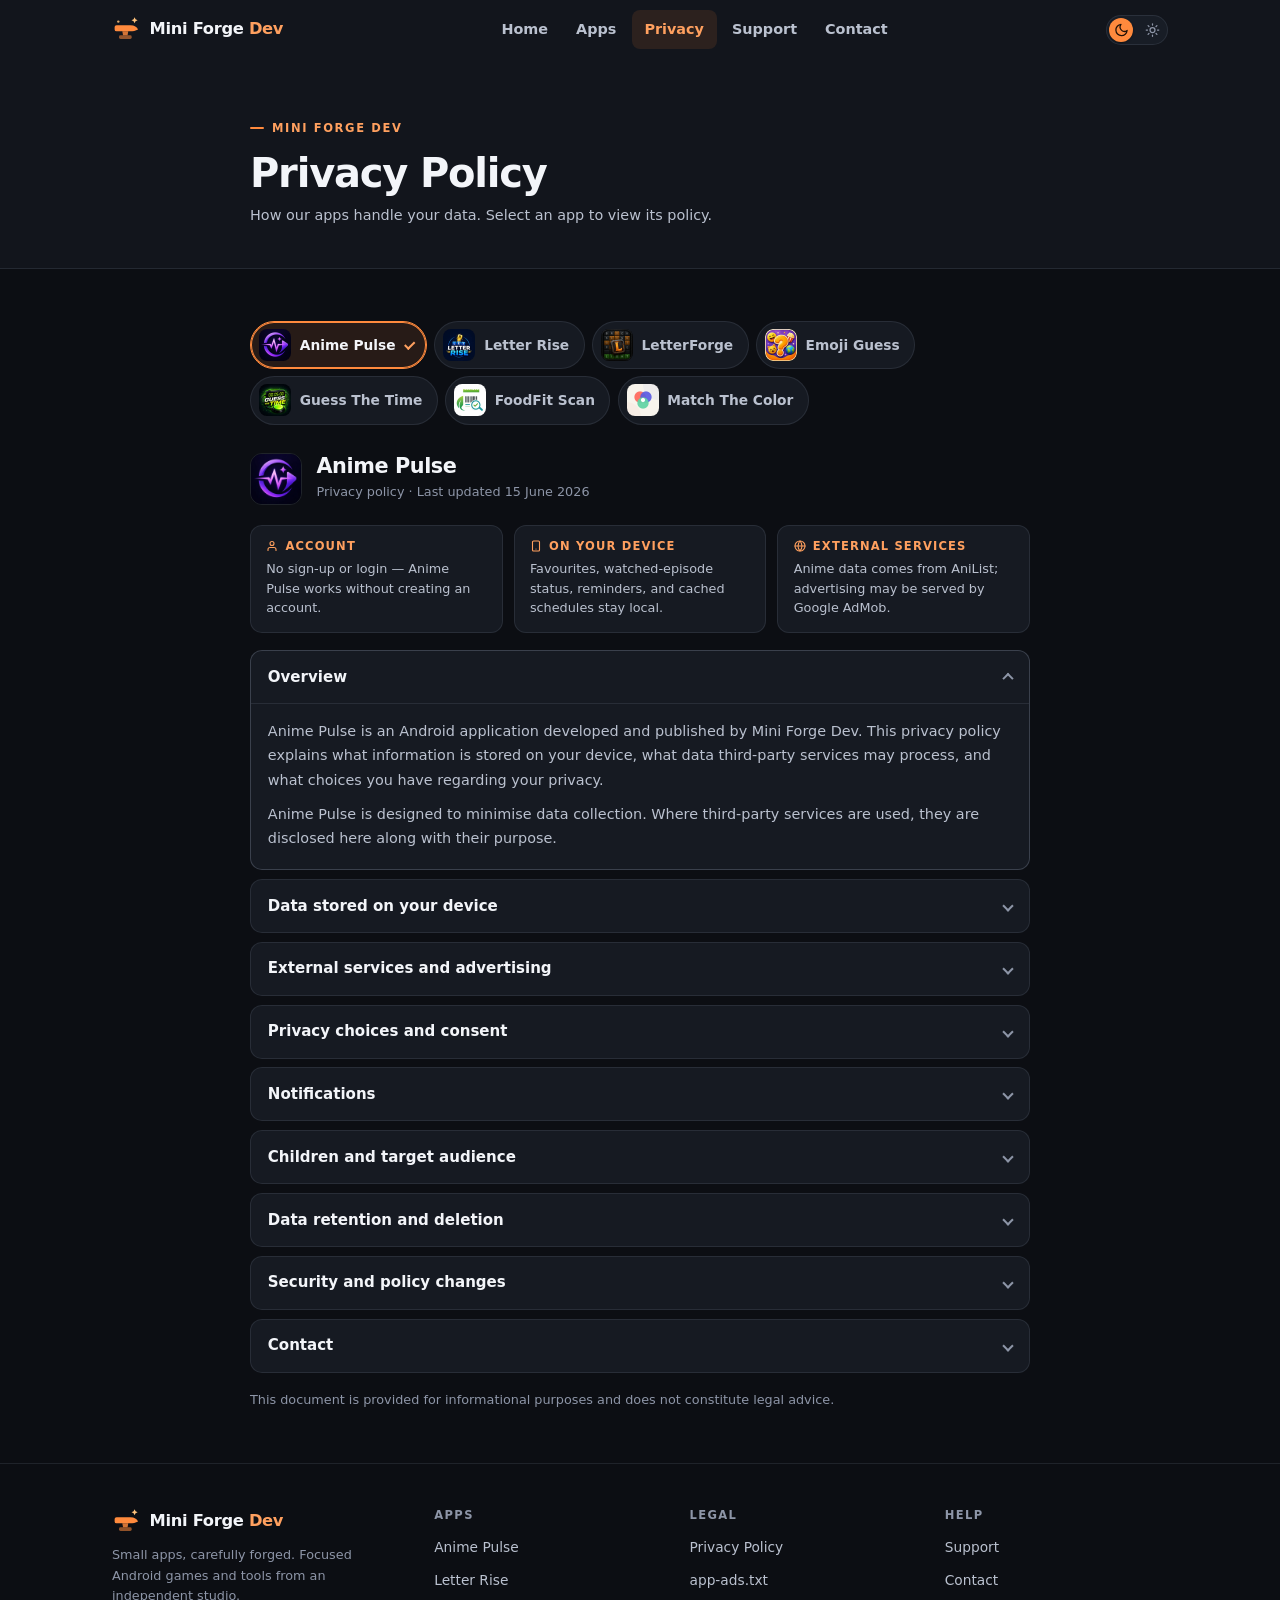
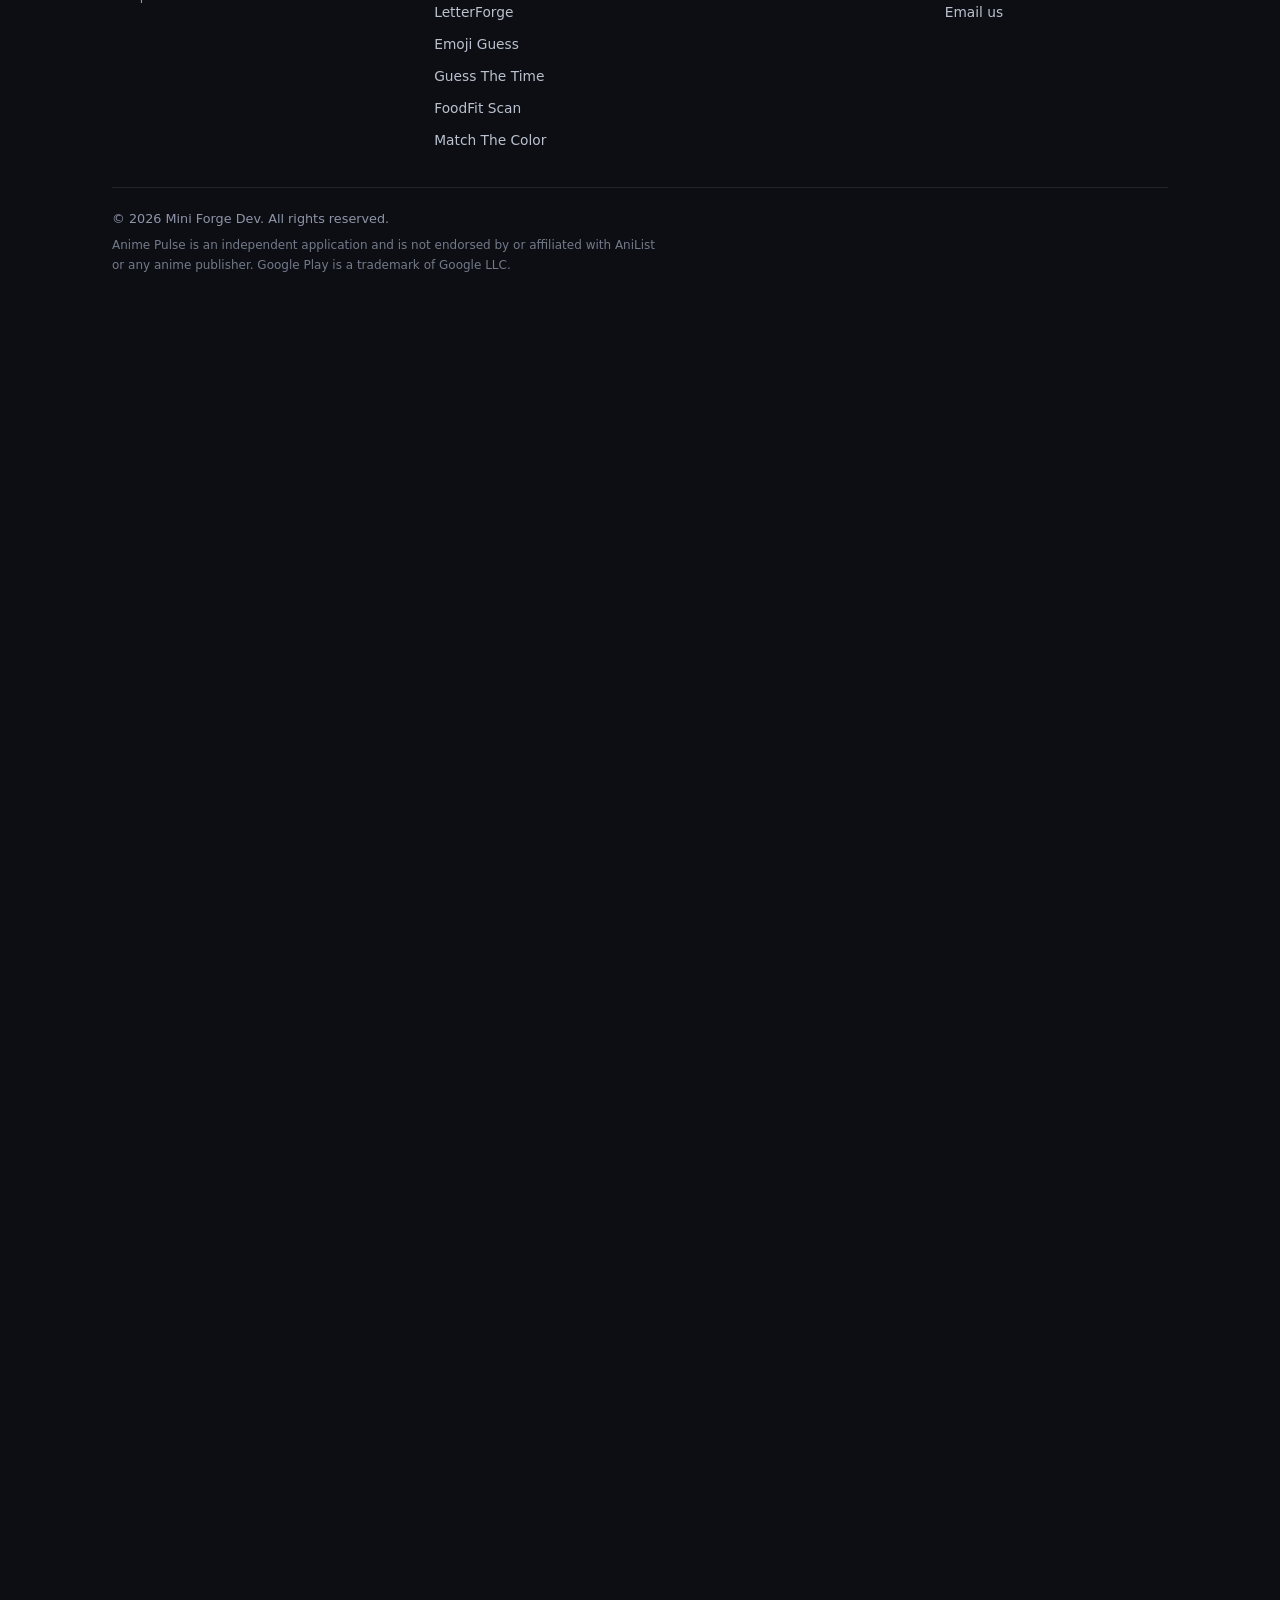
<file: privacy.html>
<!DOCTYPE html>
<html lang="en">
<head>
  <meta charset="UTF-8">
  <meta name="viewport" content="width=device-width, initial-scale=1.0">
  <meta http-equiv="refresh" content="0; url=privacy-policy.html">
  <link rel="canonical" href="https://sephylon09.github.io/privacy-policy.html">
  <title>Privacy Policy — Mini Forge Dev</title>
</head>
<body>
  <p>This page has moved. <a href="privacy-policy.html">Click here to view the Privacy Policy</a>.</p>
</body>
</html>
</file>
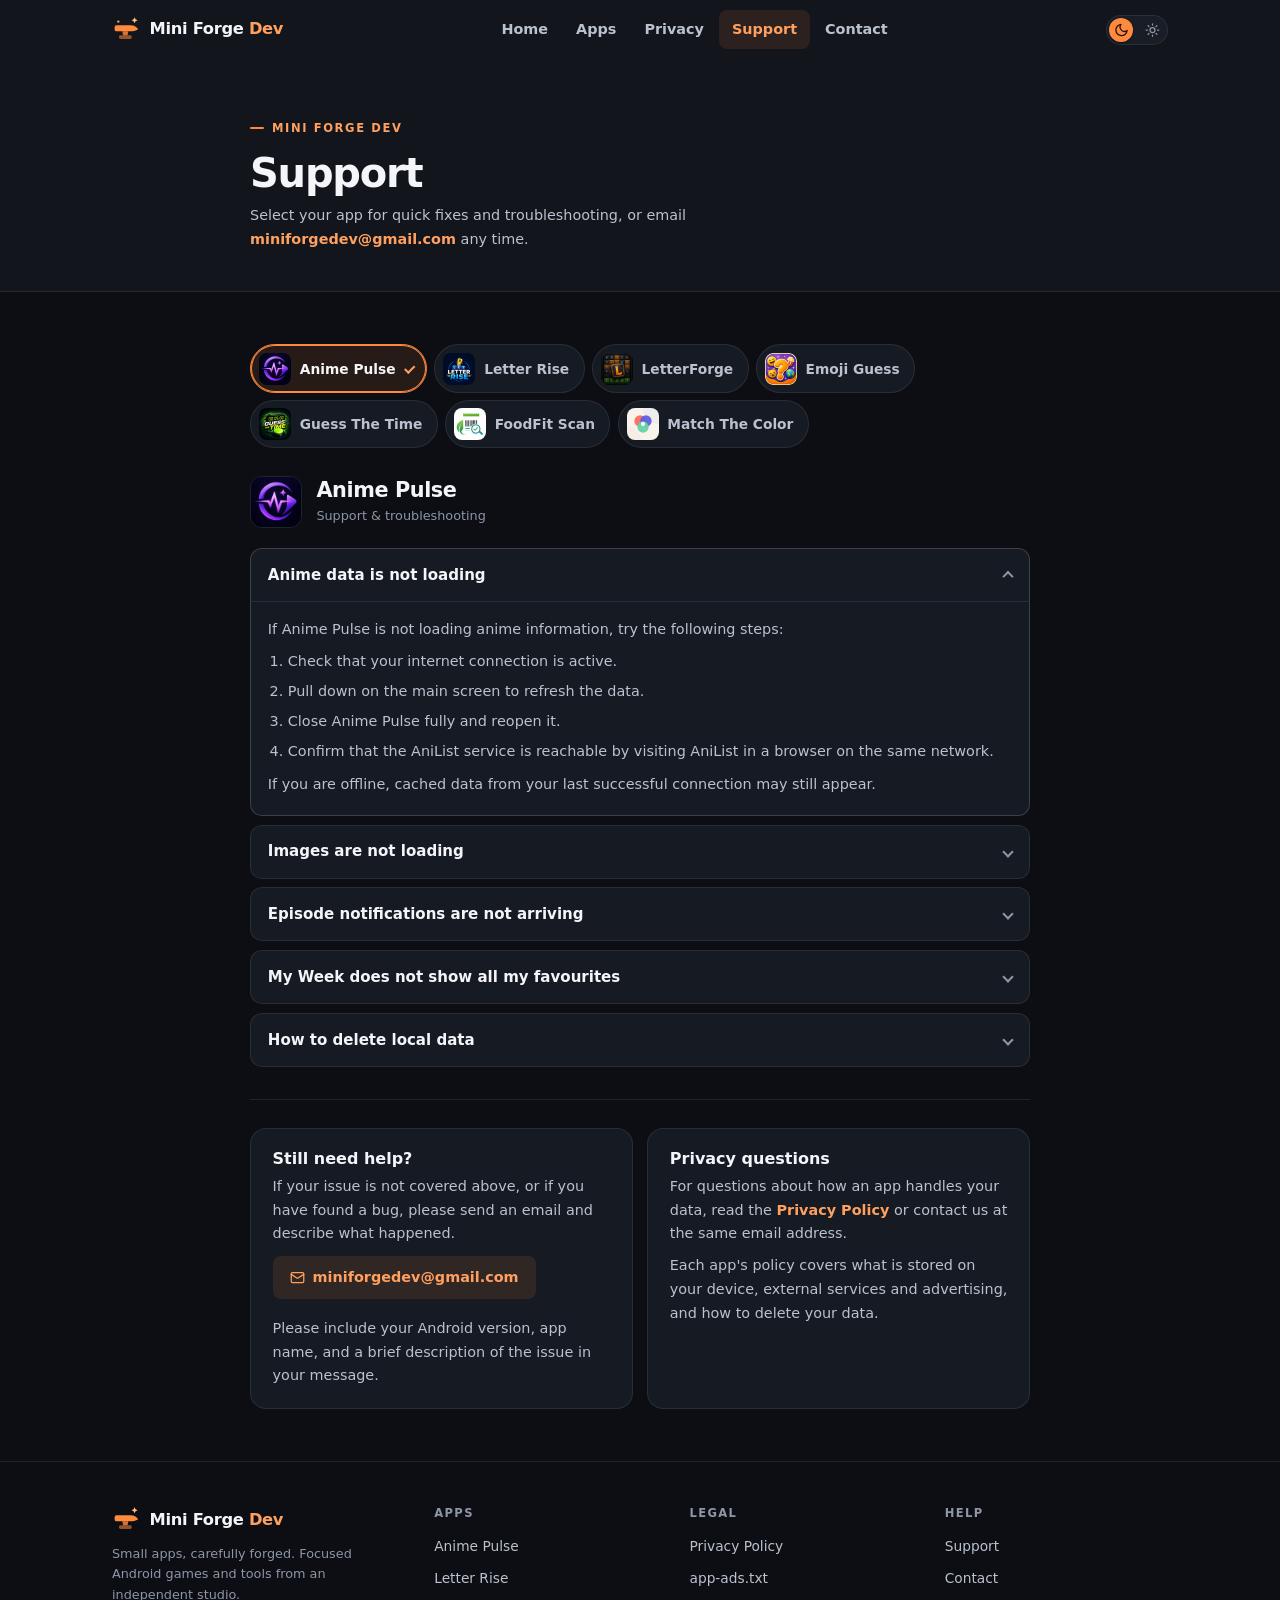
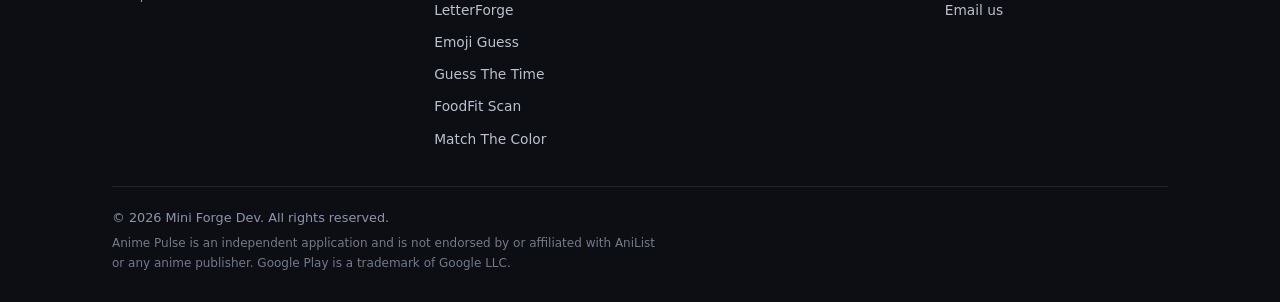
<file: support.html>
<!DOCTYPE html>
<html lang="en" data-theme="dark">
<head>
  <meta charset="UTF-8">
  <meta name="viewport" content="width=device-width, initial-scale=1.0">
  <script>
    /* Apply the saved theme before CSS paints (dark is the default). */
    (function () {
      var t = "dark";
      try { if (localStorage.getItem("mfd-theme") === "light") t = "light"; } catch (e) {}
      document.documentElement.setAttribute("data-theme", t);
    })();
  </script>
  <meta name="theme-color" content="#0C0E13">

  <title>Support — Mini Forge Dev</title>
  <meta name="description" content="Support and troubleshooting for Anime Pulse, Letter Rise, LetterForge, Emoji Guess, Guess The Time, FoodFit Scan, and Match The Color by Mini Forge Dev. Select your app to find answers.">

  <link rel="icon" type="image/svg+xml" href="assets/favicon.svg">
  <link rel="canonical" href="https://sephylon09.github.io/support.html">

  <meta property="og:type"        content="website">
  <meta property="og:title"       content="Support — Mini Forge Dev">
  <meta property="og:description" content="Support and troubleshooting for Anime Pulse, Letter Rise, LetterForge, Emoji Guess, Guess The Time, FoodFit Scan, and Match The Color by Mini Forge Dev.">
  <meta property="og:url"         content="https://sephylon09.github.io/support.html">

  <link rel="stylesheet" href="styles.css">
</head>
<body>

  <a href="#main-content" class="skip-link">Skip to main content</a>

  <!-- ══════════════════ HEADER ══════════════════ -->
  <header class="site-header" id="site-header">
    <div class="header-inner">

      <a href="/" class="brand" aria-label="Mini Forge Dev — home">
        <svg class="brand-mark" viewBox="0 0 32 32" aria-hidden="true" focusable="false">
          <path fill="var(--accent)" d="M5.2 10.5 H21 C25.6 10.5 28.6 12.4 29.8 15.4 C27.1 16.9 23.9 17.5 20.8 17.5 H5.2 Q3 17.5 3 15.3 V12.7 Q3 10.5 5.2 10.5 Z"/>
          <path fill="var(--accent)" opacity="0.82" d="M11.8 17.5 H18.6 L17.8 22 H12.6 Z"/>
          <rect fill="var(--accent)" opacity="0.55" x="8" y="22" width="14.5" height="4.3" rx="1.7"/>
          <path fill="var(--ember)" d="M25.8 1.4 L26.9 3.8 L29.3 4.9 L26.9 6 L25.8 8.4 L24.7 6 L22.3 4.9 L24.7 3.8 Z"/>
          <circle fill="var(--ember)" opacity="0.85" cx="7.2" cy="6.4" r="1.4"/>
        </svg>
        <span class="brand-name">Mini Forge <em>Dev</em></span>
      </a>

      <nav id="main-nav" class="main-nav" aria-label="Main navigation">
        <ul class="nav-list">
          <li><a href="/"                   class="nav-link">Home</a></li>
          <li><a href="/#apps"              class="nav-link">Apps</a></li>
          <li><a href="privacy-policy.html" class="nav-link">Privacy</a></li>
          <li><a href="support.html"        class="nav-link" aria-current="page">Support</a></li>
          <li><a href="/#contact"           class="nav-link">Contact</a></li>
        </ul>
      </nav>

      <div class="header-controls">
        <button class="theme-toggle" type="button" data-theme-toggle aria-pressed="false" aria-label="Switch to light theme">
          <svg class="theme-toggle-icon theme-toggle-icon--moon" viewBox="0 0 24 24" fill="none" stroke="currentColor" stroke-width="2" stroke-linecap="round" stroke-linejoin="round" aria-hidden="true">
            <path d="M21 12.79A9 9 0 1 1 11.21 3 7 7 0 0 0 21 12.79z"/>
          </svg>
          <svg class="theme-toggle-icon theme-toggle-icon--sun" viewBox="0 0 24 24" fill="none" stroke="currentColor" stroke-width="2" stroke-linecap="round" stroke-linejoin="round" aria-hidden="true">
            <circle cx="12" cy="12" r="4"/>
            <path d="M12 2v2M12 20v2M4.93 4.93l1.41 1.41M17.66 17.66l1.41 1.41M2 12h2M20 12h2M4.93 19.07l1.41-1.41M17.66 6.34l1.41-1.41"/>
          </svg>
          <span class="theme-toggle-thumb" aria-hidden="true"></span>
        </button>

        <button
          class="nav-toggle"
          id="nav-toggle"
          aria-controls="main-nav"
          aria-expanded="false"
          aria-label="Toggle navigation menu"
        >
          <span class="nav-toggle-bar"></span>
          <span class="nav-toggle-bar"></span>
          <span class="nav-toggle-bar"></span>
        </button>
      </div>

    </div>
  </header>

  <main id="main-content">

    <div class="page-hero">
      <div class="container container-narrow">
        <p class="eyebrow">Mini Forge Dev</p>
        <h1>Support</h1>
        <p class="page-meta">
          Select your app for quick fixes and troubleshooting, or email
          <a href="mailto:miniforgedev@gmail.com">miniforgedev@gmail.com</a> any time.
        </p>
      </div>
    </div>

    <div class="support-body">
      <div class="container container-narrow">

        <div data-switcher>

          <!-- App selector — tabs are rendered from assets/apps-data.js.
               Without JavaScript, every FAQ below is shown stacked. -->
          <div class="app-select-wrap">
            <div class="app-select" data-app-selector aria-label="Select an app for support"></div>
          </div>

          <!-- ════════════════════════
               ANIME PULSE SUPPORT
               ════════════════════════ -->
          <section class="app-policy" id="anime-pulse" data-app-panel="anime-pulse" aria-label="Anime Pulse support">

            <div class="panel-header">
              <img src="assets/app-icons/animepulse.webp" alt="" class="panel-logo" width="52" height="52">
              <div>
                <h2 class="panel-name">Anime Pulse</h2>
                <p class="panel-meta">Support &amp; troubleshooting</p>
              </div>
            </div>

            <details class="accordion" id="ap-faq-data" open>
              <summary>Anime data is not loading</summary>
              <div class="accordion-body">
                <p>If Anime Pulse is not loading anime information, try the following steps:</p>
                <ol>
                  <li>Check that your internet connection is active.</li>
                  <li>Pull down on the main screen to refresh the data.</li>
                  <li>Close Anime Pulse fully and reopen it.</li>
                  <li>Confirm that the AniList service is reachable by visiting AniList in a browser on the same network.</li>
                </ol>
                <p>If you are offline, cached data from your last successful connection may still appear.</p>
              </div>
            </details>

            <details class="accordion" id="ap-faq-images">
              <summary>Images are not loading</summary>
              <div class="accordion-body">
                <p>Anime cover images are loaded from external servers. If images are not appearing:</p>
                <ol>
                  <li>Check that your internet connection is active.</li>
                  <li>
                    If images remain broken after reconnecting, clear the app cache:
                    go to <strong>Android Settings &rarr; Apps &rarr; Anime Pulse &rarr;
                    Storage &rarr; Clear cache</strong>.
                  </li>
                </ol>
                <p>
                  Avoid clearing <strong>App data</strong> unless necessary, as this will
                  remove your favourites and preferences.
                </p>
              </div>
            </details>

            <details class="accordion" id="ap-faq-notifications">
              <summary>Episode notifications are not arriving</summary>
              <div class="accordion-body">
                <p>If you are not receiving episode reminder notifications, check all of the following:</p>
                <ol>
                  <li>
                    Ensure Anime Pulse has notification permission granted in
                    <strong>Android Settings &rarr; Apps &rarr; Anime Pulse &rarr; Notifications</strong>.
                  </li>
                  <li>Ensure the <strong>Episode Reminders</strong> notification channel is enabled within those settings.</li>
                  <li>
                    Check that your device's battery optimisation or power-saving mode is not
                    preventing Anime Pulse from scheduling background tasks. You may need to
                    disable battery restrictions for Anime Pulse specifically.
                  </li>
                  <li>Confirm that episode reminders are enabled in Anime Pulse's own settings screen.</li>
                  <li>
                    Confirm that the anime title you expect a reminder for has a confirmed
                    future airing date and time. If the airing schedule is not yet confirmed
                    by the data provider, a reminder cannot be scheduled.
                  </li>
                </ol>
              </div>
            </details>

            <details class="accordion" id="ap-faq-my-week">
              <summary>My Week does not show all my favourites</summary>
              <div class="accordion-body">
                <p>
                  My Week only displays favourite anime that have a confirmed episode
                  scheduled to air during the selected week. If a series you have saved as a
                  favourite is not appearing in My Week, it may be because:
                </p>
                <ul>
                  <li>The series has finished airing and has no upcoming episodes.</li>
                  <li>The next episode airing date has not yet been confirmed by the data provider.</li>
                  <li>The episode falls outside the currently selected week.</li>
                </ul>
                <p>
                  Anime with a confirmed future airing date will appear automatically in the
                  correct week once the schedule is published.
                </p>
              </div>
            </details>

            <details class="accordion" id="ap-faq-delete">
              <summary>How to delete local data</summary>
              <div class="accordion-body">
                <p>All data stored by Anime Pulse is kept locally on your device. To remove it:</p>
                <ul>
                  <li>
                    <strong>Clear app data:</strong> go to
                    <strong>Android Settings &rarr; Apps &rarr; Anime Pulse &rarr;
                    Storage &rarr; Clear data</strong>. This removes your favourites, episode
                    status, preferences and cached content.
                  </li>
                  <li>
                    <strong>Uninstall the app:</strong> uninstalling Anime Pulse removes all
                    locally stored data from your device.
                  </li>
                </ul>
                <p>
                  Mini Forge Dev does not store your personal data on external servers, so no
                  remote deletion request is required.
                </p>
              </div>
            </details>

          </section><!-- /anime-pulse -->

          <!-- ════════════════════════
               LETTER RISE SUPPORT
               ════════════════════════ -->
          <section class="app-policy" id="letter-rise" data-app-panel="letter-rise" aria-label="Letter Rise support">

            <div class="panel-header">
              <img src="assets/app-icons/letterrise.webp" alt="" class="panel-logo" width="52" height="52">
              <div>
                <h2 class="panel-name">Letter Rise</h2>
                <p class="panel-meta">Support &amp; troubleshooting</p>
              </div>
            </div>

            <details class="accordion" id="lr-faq-themes" open>
              <summary>How do I unlock themes?</summary>
              <div class="accordion-body">
                <p>
                  Themes in Letter Rise are unlocked by watching optional rewarded video ads.
                  When a locked theme is shown, tap the unlock button and watch the ad to the
                  end to unlock it permanently on your device.
                </p>
                <p>
                  Rewarded ads require an active internet connection. If no ad is available,
                  try again after a short wait — ad availability can vary by region and time.
                </p>
              </div>
            </details>

            <details class="accordion" id="lr-faq-ads">
              <summary>Rewarded or interstitial ads are not appearing</summary>
              <div class="accordion-body">
                <p>Letter Rise uses Google AdMob to serve ads. If ads are not loading:</p>
                <ol>
                  <li>Check that your internet connection is active.</li>
                  <li>Restart the app to refresh the ad connection.</li>
                  <li>For rewarded ads, wait a short time and try again — ad fill rates can vary.</li>
                </ol>
                <p>
                  Some ad types may not be available in your region at all times. This is
                  normal and controlled by ad networks, not by the app.
                </p>
              </div>
            </details>

            <details class="accordion" id="lr-faq-progress">
              <summary>The game is not saving my progress</summary>
              <div class="accordion-body">
                <p>
                  Letter Rise saves all game progress — including high score, unlocked themes,
                  and settings — locally on your device. If progress appears lost:
                </p>
                <ul>
                  <li>Check that you have not recently cleared Letter Rise's app storage data in Android Settings.</li>
                  <li>Uninstalling and reinstalling the app will remove all locally saved data, as it is not backed up to a cloud server.</li>
                </ul>
              </div>
            </details>

            <details class="accordion" id="lr-faq-delete">
              <summary>How to delete saved data</summary>
              <div class="accordion-body">
                <p>All data stored by Letter Rise is kept locally on your device. To remove it:</p>
                <ul>
                  <li>
                    <strong>Clear app data:</strong> go to
                    <strong>Android Settings &rarr; Apps &rarr; Letter Rise &rarr;
                    Storage &rarr; Clear data</strong>. This removes all saved progress,
                    settings, and unlocked themes.
                  </li>
                  <li>
                    <strong>Uninstall the app:</strong> uninstalling Letter Rise removes all
                    locally stored data from your device.
                  </li>
                </ul>
                <p>
                  Mini Forge Dev does not store your game data on external servers, so no remote
                  deletion request is required.
                </p>
              </div>
            </details>

          </section><!-- /letter-rise -->

          <!-- ════════════════════════
               LETTERFORGE SUPPORT
               ════════════════════════ -->
          <section class="app-policy" id="letterforge" data-app-panel="letterforge" aria-label="LetterForge support">

            <div class="panel-header">
              <img src="assets/app-icons/letterforge.webp" alt="" class="panel-logo" width="52" height="52">
              <div>
                <h2 class="panel-name">LetterForge</h2>
                <p class="panel-meta">Support &amp; troubleshooting</p>
              </div>
            </div>

            <details class="accordion" id="lf-faq-ads" open>
              <summary>Ads are not loading</summary>
              <div class="accordion-body">
                <p>LetterForge uses Google AdMob to serve ads. If ads are not loading:</p>
                <ol>
                  <li>Check that your internet connection is active — ads require a network connection.</li>
                  <li>Restart the app to refresh the ad connection.</li>
                  <li>If the issue persists, try again after a short wait.</li>
                </ol>
                <p>
                  Ad availability can vary by region and time of day. This is normal and
                  controlled by ad networks, not by the app.
                </p>
              </div>
            </details>

            <details class="accordion" id="lf-faq-rewarded">
              <summary>Rewarded ad did not grant my hint</summary>
              <div class="accordion-body">
                <p>
                  The hint reward is granted only after the rewarded ad has been watched
                  to completion and the reward has been successfully confirmed by the ad network.
                  If you did not receive the hint:
                </p>
                <ol>
                  <li>Ensure the ad played through to the end — closing it early cancels the reward.</li>
                  <li>Check that your internet connection remained active throughout the ad.</li>
                  <li>If the reward was confirmed but no hint appeared, restart the app and try again.</li>
                </ol>
              </div>
            </details>

            <details class="accordion" id="lf-faq-daily">
              <summary>Daily challenge says already completed</summary>
              <div class="accordion-body">
                <p>
                  Each daily challenge can only be completed once per calendar day. If the
                  challenge shows as already completed:
                </p>
                <ul>
                  <li>This is by design — a new daily challenge becomes available each day.</li>
                  <li>While waiting, you can play Endless mode for unlimited puzzles.</li>
                  <li>If you believe this is an error, check that your device's date and time are set correctly.</li>
                </ul>
              </div>
            </details>

            <details class="accordion" id="lf-faq-progress">
              <summary>Progress reset after reinstall or clearing app data</summary>
              <div class="accordion-body">
                <p>
                  LetterForge stores all progress — coins, XP, achievements, statistics, and
                  game history — locally on your device. Progress is not backed up to a cloud
                  server. If progress has been lost:
                </p>
                <ul>
                  <li>
                    Reinstalling the app or clearing app data in Android Settings removes all
                    locally stored data. This cannot be undone.
                  </li>
                  <li>
                    LetterForge does not currently provide cloud backup or account-based
                    save syncing.
                  </li>
                </ul>
              </div>
            </details>

            <details class="accordion" id="lf-faq-offline">
              <summary>Does LetterForge work offline?</summary>
              <div class="accordion-body">
                <p>
                  Yes — core gameplay in LetterForge (word puzzles, Endless mode, custom
                  word length games) works without an internet connection. Your progress is
                  saved locally. The following features may require connectivity:
                </p>
                <ul>
                  <li>Rewarded and interstitial ads — ads need a network connection to load.</li>
                  <li>Daily challenge — the puzzle itself is available offline, but daily reset timing uses your device clock.</li>
                </ul>
              </div>
            </details>

            <details class="accordion" id="lf-faq-word">
              <summary>Reporting a word issue or bug</summary>
              <div class="accordion-body">
                <p>
                  If you encounter a word that should be accepted but isn't, a word that
                  shouldn't be valid, or any other bug, please contact us by email with:
                </p>
                <ul>
                  <li>The app name: LetterForge</li>
                  <li>Your Android version</li>
                  <li>A description of the issue, including the word or puzzle in question</li>
                </ul>
                <p>
                  For support, bug reports, privacy questions, or word-list issues related
                  to LetterForge, please contact us at:
                  <a href="mailto:miniforgedev@gmail.com?subject=LetterForge%20Support">miniforgedev@gmail.com</a>.
                </p>
              </div>
            </details>

          </section><!-- /letterforge -->

          <!-- ════════════════════════
               EMOJI GUESS SUPPORT
               ════════════════════════ -->
          <section class="app-policy" id="emoji-guess" data-app-panel="emoji-guess" aria-label="Emoji Guess support">

            <div class="panel-header">
              <img src="assets/app-icons/emojiguess.webp" alt="" class="panel-logo" width="52" height="52">
              <div>
                <h2 class="panel-name">Emoji Guess</h2>
                <p class="panel-meta">Support &amp; troubleshooting</p>
              </div>
            </div>

            <details class="accordion" id="eg-faq-answer" open>
              <summary>Puzzle answer is not accepted</summary>
              <div class="accordion-body">
                <p>
                  If you are sure of the answer but the puzzle will not accept it, check
                  the following:
                </p>
                <ol>
                  <li>Double-check the spelling — the answer must match exactly.</li>
                  <li>Build the answer using only the letters available on the letter tiles.</li>
                  <li>Answers currently avoid numbers and hyphens — try the spelled-out or unhyphenated form instead.</li>
                  <li>If you are stuck, use a hint to reveal a letter or remove incorrect letters.</li>
                </ol>
                <p>
                  If you believe an answer is genuinely wrong or misspelled in the game,
                  please report it by email so it can be reviewed.
                </p>
              </div>
            </details>

            <details class="accordion" id="eg-faq-progress">
              <summary>Progress, coins, or hints look wrong</summary>
              <div class="accordion-body">
                <p>
                  Emoji Guess stores all progress — unlocked stages, coins, and hints —
                  locally on your device. If something looks wrong:
                </p>
                <ol>
                  <li>Close Emoji Guess fully and reopen it — this refreshes the saved state.</li>
                  <li>Check that you have not recently cleared Emoji Guess's app storage data in Android Settings, as this removes all saved progress.</li>
                </ol>
                <p>
                  Uninstalling and reinstalling the app will remove all locally saved data,
                  as progress is not backed up to a cloud server.
                </p>
              </div>
            </details>

            <details class="accordion" id="eg-faq-sound">
              <summary>Sound or haptics are not working</summary>
              <div class="accordion-body">
                <p>If sound effects or vibration feedback are not working:</p>
                <ol>
                  <li>Open the in-app settings and check that sound and haptics are enabled.</li>
                  <li>Check that your device is not in silent or Do Not Disturb mode.</li>
                  <li>Check your device's media volume — game sounds use the media channel.</li>
                  <li>For haptics, confirm that vibration is enabled in your device's sound and vibration settings.</li>
                </ol>
              </div>
            </details>

            <details class="accordion" id="eg-faq-ads">
              <summary>Ads or rewarded hints are not loading</summary>
              <div class="accordion-body">
                <p>Emoji Guess may use Google AdMob to serve ads. If ads or rewarded hints are not loading:</p>
                <ol>
                  <li>Check that your internet connection is active — ads require a network connection.</li>
                  <li>Wait a short time and try again — ad fill rates can vary.</li>
                  <li>Restart the app to refresh the ad connection.</li>
                </ol>
                <p>
                  Ad availability can vary by region and time of day. This is normal and
                  controlled by ad networks, not by the app.
                </p>
              </div>
            </details>

          </section><!-- /emoji-guess -->

          <!-- ════════════════════════
               GUESS THE TIME SUPPORT
               ════════════════════════ -->
          <section class="app-policy" id="guess-the-time" data-app-panel="guess-the-time" aria-label="Guess The Time support">

            <div class="panel-header">
              <img src="assets/app-icons/guessthetime.webp" alt="" class="panel-logo" width="52" height="52">
              <div>
                <h2 class="panel-name">Guess The Time</h2>
                <p class="panel-meta">Support &amp; troubleshooting</p>
              </div>
            </div>

            <details class="accordion" id="gt-faq-join" open>
              <summary>Cannot create or join a room</summary>
              <div class="accordion-body">
                <p>If you cannot create or join a room, check the following:</p>
                <ol>
                  <li>Check that your internet connection is active — multiplayer rooms require a network connection.</li>
                  <li>Double-check the room code and re-enter it exactly, including any letters or numbers.</li>
                  <li>Make sure the room still exists and has not been closed by the host or already finished its game.</li>
                  <li>Check that the room is not already full and that the round has not already started.</li>
                  <li>Close Guess The Time fully and reopen it, then try joining again.</li>
                </ol>
              </div>
            </details>

            <details class="accordion" id="gt-faq-invite" open>
              <summary>Invite link is not working</summary>
              <div class="accordion-body">
                <p>If an invite link or room code will not open the game or join the room:</p>
                <ol>
                  <li>Make sure Guess The Time is installed and up to date on the device opening the link.</li>
                  <li>Try joining manually by entering the room code shown in the app instead of the link.</li>
                  <li>Confirm the person who shared the link is still in the room and the room is still open.</li>
                  <li>Some messaging apps modify or shorten links — ask for the room code to be sent as plain text.</li>
                  <li>Check that both players have an active internet connection.</li>
                </ol>
              </div>
            </details>

            <details class="accordion" id="gt-faq-scores">
              <summary>Scores or round results look wrong</summary>
              <div class="accordion-body">
                <p>
                  Scores are calculated from how close each guess is to the hidden time in
                  every round. If scores or round results look wrong:
                </p>
                <ol>
                  <li>Give the round a moment to finish — results update once all players have guessed or the round timer ends.</li>
                  <li>A brief connection drop can delay updates; scores refresh once your device reconnects.</li>
                  <li>Close and reopen the app, then rejoin the room to resync the latest scores.</li>
                </ol>
                <p>If you believe a result is genuinely incorrect, please report it by email with the details.</p>
              </div>
            </details>

            <details class="accordion" id="gt-faq-ads">
              <summary>Ads are not loading</summary>
              <div class="accordion-body">
                <p>Guess The Time may use Google AdMob to serve ads. If ads or rewarded items are not loading:</p>
                <ol>
                  <li>Check that your internet connection is active — ads require a network connection.</li>
                  <li>Wait a short time and try again — ad fill rates can vary.</li>
                  <li>Restart the app to refresh the ad connection.</li>
                </ol>
                <p>
                  Ad availability can vary by region and time of day. This is normal and
                  controlled by ad networks, not by the app.
                </p>
              </div>
            </details>

            <details class="accordion" id="gt-faq-sound">
              <summary>Sound or haptics are not working</summary>
              <div class="accordion-body">
                <p>If sound effects or vibration feedback are not working:</p>
                <ol>
                  <li>Open the in-app settings and check that sound and haptics are enabled.</li>
                  <li>Check that your device is not in silent or Do Not Disturb mode.</li>
                  <li>Check your device's media volume — game sounds use the media channel.</li>
                  <li>For haptics, confirm that vibration is enabled in your device's sound and vibration settings.</li>
                </ol>
              </div>
            </details>

          </section><!-- /guess-the-time -->

          <!-- ════════════════════════
               FOODFIT SCAN SUPPORT
               ════════════════════════ -->
          <section class="app-policy" id="foodfit-scan" data-app-panel="foodfit-scan" aria-label="FoodFit Scan support">

            <div class="panel-header">
              <img src="assets/app-icons/foodfit.webp" alt="" class="panel-logo" width="52" height="52">
              <div>
                <h2 class="panel-name">FoodFit Scan</h2>
                <p class="panel-meta">Support &amp; troubleshooting</p>
              </div>
            </div>

            <details class="accordion" id="ff-faq-scanner" open>
              <summary>Barcode scanner is not working</summary>
              <div class="accordion-body">
                <p>If the camera view does not open or barcodes are not being detected:</p>
                <ol>
                  <li>
                    Ensure FoodFit Scan has camera permission granted in
                    <strong>Android Settings &rarr; Apps &rarr; FoodFit Scan &rarr;
                    Permissions</strong>. The camera is used only for barcode scanning.
                  </li>
                  <li>Clean the camera lens and make sure the barcode is well lit.</li>
                  <li>Hold the phone steady and move it closer or further away until the barcode comes into focus.</li>
                  <li>Flatten curved or wrinkled packaging as much as possible so the full barcode is visible.</li>
                  <li>If the barcode still cannot be read, use the search feature to find the product by name instead.</li>
                </ol>
              </div>
            </details>

            <details class="accordion" id="ff-faq-not-found">
              <summary>Product cannot be found</summary>
              <div class="accordion-body">
                <p>If a scanned barcode does not return a product:</p>
                <ol>
                  <li>Check that your internet connection is active — product lookups require a network connection.</li>
                  <li>Compare the digits shown in the app with the number printed under the barcode to confirm it scanned correctly.</li>
                  <li>Try searching for the product by name or brand instead.</li>
                </ol>
                <p>
                  Not every product exists in the database. FoodFit Scan looks up products
                  in Open Food Facts and the app's product search index, and coverage
                  varies by country and brand — new or regional products may be missing.
                </p>
              </div>
            </details>

            <details class="accordion" id="ff-faq-search">
              <summary>Search results are missing or incomplete</summary>
              <div class="accordion-body">
                <p>If searching does not show the products you expect:</p>
                <ol>
                  <li>Check that your internet connection is active and try the search again.</li>
                  <li>Use shorter or simpler keywords — for example the brand name plus one product word.</li>
                  <li>Try an alternative spelling or the product's local-language name.</li>
                </ol>
                <p>
                  Some products in the database have partial data, so a result may appear
                  with missing nutrition values, images, or ingredient details. This
                  reflects the source data rather than an app error.
                </p>
              </div>
            </details>

            <details class="accordion" id="ff-faq-rating">
              <summary>Nutrition rating looks wrong or unclear</summary>
              <div class="accordion-body">
                <p>
                  Nutrition ratings and goal-fit indicators are calculated from the product
                  data available for that item, combined with the nutrition goals and
                  allergen or additive preferences you have set. If a rating looks wrong:
                </p>
                <ol>
                  <li>Open the product details and check whether nutrition values are missing or incomplete — missing data can affect the rating.</li>
                  <li>Review your nutrition goals and allergen or additive preferences in the app settings, as these change how suitability is assessed.</li>
                  <li>If you believe the underlying product data is incorrect, please report it by email so it can be reviewed.</li>
                </ol>
                <p>
                  Remember that nutrition suitability is provided for general information
                  only and is not medical advice. Always check the physical product label,
                  especially for allergens.
                </p>
              </div>
            </details>

            <details class="accordion" id="ff-faq-data">
              <summary>History or settings look wrong</summary>
              <div class="accordion-body">
                <p>
                  FoodFit Scan stores your food history, cached products, nutrition goals,
                  and preferences locally on your device. If something looks wrong:
                </p>
                <ol>
                  <li>Close FoodFit Scan fully and reopen it — this refreshes the saved state.</li>
                  <li>Check that you have not recently cleared FoodFit Scan's app storage data in Android Settings, as this removes history, goals, and preferences.</li>
                </ol>
                <p>
                  Deleting your history in the app removes those entries permanently.
                  Uninstalling and reinstalling the app will remove all locally saved data,
                  as it is not backed up to a cloud server.
                </p>
              </div>
            </details>

            <details class="accordion" id="ff-faq-ads">
              <summary>Ads are not loading</summary>
              <div class="accordion-body">
                <p>FoodFit Scan may use Google AdMob to serve ads if ads are enabled. If ads are not loading:</p>
                <ol>
                  <li>Check that your internet connection is active — ads require a network connection.</li>
                  <li>Wait a short time and try again — ad fill rates can vary.</li>
                  <li>Restart the app to refresh the ad connection.</li>
                </ol>
                <p>
                  Ad availability can vary by region and time of day. This is normal and
                  controlled by ad networks, not by the app.
                </p>
              </div>
            </details>

          </section><!-- /foodfit-scan -->

          <!-- ════════════════════════
               MATCH THE COLOR SUPPORT
               ════════════════════════ -->
          <section class="app-policy" id="match-the-color" data-app-panel="match-the-color" aria-label="Match The Color support">

            <div class="panel-header">
              <img src="assets/app-icons/matchthecolor.webp" alt="" class="panel-logo" width="52" height="52">
              <div>
                <h2 class="panel-name">Match The Color</h2>
                <p class="panel-meta">Support &amp; troubleshooting</p>
              </div>
            </div>

            <details class="accordion" id="mtc-faq-join" open>
              <summary>Cannot create or join a room</summary>
              <div class="accordion-body">
                <p>If you cannot create or join a room, check the following:</p>
                <ol>
                  <li>Check that your internet connection is active — multiplayer rooms require a network connection.</li>
                  <li>Confirm the room code is entered correctly, including any letters or numbers.</li>
                  <li>Confirm the room still exists and has not expired or already finished its game.</li>
                  <li>Restart the app and try again.</li>
                </ol>
              </div>
            </details>

            <details class="accordion" id="mtc-faq-leave-room">
              <summary>App says I must leave another room</summary>
              <div class="accordion-body">
                <p>
                  Match The Color should cleanly leave your previous room before you join a new
                  one, but this message can appear if an earlier session did not close properly —
                  for example after a dropped connection or the app closing unexpectedly.
                </p>
                <ol>
                  <li>Return to the lobby or main menu and try leaving the previous room again.</li>
                  <li>If the previous session still appears stuck, restart the app and try joining again.</li>
                </ol>
              </div>
            </details>

            <details class="accordion" id="mtc-faq-invite" open>
              <summary>Invite link is not opening the room</summary>
              <div class="accordion-body">
                <p>If an invite link is not opening the room:</p>
                <ol>
                  <li>Confirm Match The Color is installed on the device you are using to open the link.</li>
                  <li>Open the link directly on that device rather than forwarding or previewing it elsewhere.</li>
                  <li>If the link does not open the room automatically, enter the room code manually instead.</li>
                  <li>Confirm the room has not already ended.</li>
                </ol>
              </div>
            </details>

            <details class="accordion" id="mtc-faq-stuck-phase">
              <summary>Game is stuck between phases</summary>
              <div class="accordion-body">
                <p>If the game does not move on from one phase to the next:</p>
                <ol>
                  <li>Check that your internet connection is active and stable.</li>
                  <li>Wait briefly — phase transitions are controlled by the host or server and can take a moment once every player has acted.</li>
                  <li>If the room remains stuck, restart the app and rejoin the room.</li>
                </ol>
              </div>
            </details>

            <details class="accordion" id="mtc-faq-scores">
              <summary>Scores or leaderboard results look wrong</summary>
              <div class="accordion-body">
                <p>
                  Scores are based on how closely your submitted color matches the target color
                  in each round. If scores or leaderboard results look wrong:
                </p>
                <ol>
                  <li>Confirm every player in the room submitted a color before the round ended.</li>
                  <li>Give results a moment to appear — a temporary connection delay can affect when updated scores are shown.</li>
                  <li>Close and reopen the app, then rejoin the room to resync the latest scores.</li>
                </ol>
              </div>
            </details>

            <details class="accordion" id="mtc-faq-host">
              <summary>Host disconnected or left the room</summary>
              <div class="accordion-body">
                <p>
                  If the host disconnects or leaves the room, the game may be unable to continue
                  for the remaining players, and the room may close or become unavailable.
                  Match The Color does not currently support automatically transferring the host
                  role to another player.
                </p>
                <ol>
                  <li>Wait briefly in case the host reconnects.</li>
                  <li>If the room does not recover, return to the lobby and create a new room to keep playing.</li>
                </ol>
              </div>
            </details>

            <details class="accordion" id="mtc-faq-ads">
              <summary>Ads are not loading</summary>
              <div class="accordion-body">
                <p>Match The Color may use Google AdMob to serve ads if ads are enabled. If ads are not loading:</p>
                <ol>
                  <li>Check that your internet connection is active — ads require a network connection.</li>
                  <li>Wait a short time and try again — ad fill rates can vary.</li>
                  <li>Restart the app to refresh the ad connection.</li>
                </ol>
                <p>
                  Ad availability can vary by region and time of day. This is normal and
                  controlled by ad networks, not by the app.
                </p>
              </div>
            </details>

            <details class="accordion" id="mtc-faq-sound">
              <summary>Sound or haptics are not working</summary>
              <div class="accordion-body">
                <p>If sound effects or vibration feedback are not working:</p>
                <ol>
                  <li>Open the in-app settings and check that sound and haptics are enabled.</li>
                  <li>Check that your device is not in silent or Do Not Disturb mode.</li>
                  <li>Check your device's media volume — game sounds use the media channel.</li>
                  <li>For haptics, confirm that vibration is enabled in your device's sound and vibration settings.</li>
                </ol>
              </div>
            </details>

          </section><!-- /match-the-color -->

        </div><!-- /data-switcher -->

        <!-- ── Still need help ── -->
        <div class="support-after">
          <div class="support-help-card">
            <h2>Still need help?</h2>
            <p>
              If your issue is not covered above, or if you have found a bug, please send
              an email and describe what happened.
            </p>
            <a
              href="mailto:miniforgedev@gmail.com?subject=Support%20Request"
              class="panel-contact"
              aria-label="Email Mini Forge Dev support"
            >
              <svg width="15" height="15" viewBox="0 0 24 24" fill="none" stroke="currentColor" stroke-width="2" stroke-linecap="round" stroke-linejoin="round" aria-hidden="true">
                <rect x="2" y="4" width="20" height="16" rx="2"/>
                <path d="m22 7-8.97 5.7a1.94 1.94 0 0 1-2.06 0L2 7"/>
              </svg>
              miniforgedev@gmail.com
            </a>
            <p class="policy-footnote">
              Please include your Android version, app name, and a brief description of the
              issue in your message.
            </p>
          </div>

          <div class="support-help-card">
            <h2>Privacy questions</h2>
            <p>
              For questions about how an app handles your data, read the
              <a href="privacy-policy.html">Privacy Policy</a>
              or contact us at the same email address.
            </p>
            <p>
              Each app's policy covers what is stored on your device, external
              services and advertising, and how to delete your data.
            </p>
          </div>
        </div>

      </div>
    </div>

  </main>

  <!-- ══════════════════ FOOTER ══════════════════ -->
  <footer class="site-footer" aria-label="Site footer">
    <div class="container">
      <div class="footer-main">

        <div class="footer-brand">
          <a href="/" class="brand" aria-label="Mini Forge Dev — home">
            <svg class="brand-mark" viewBox="0 0 32 32" aria-hidden="true" focusable="false">
              <path fill="var(--accent)" d="M5.2 10.5 H21 C25.6 10.5 28.6 12.4 29.8 15.4 C27.1 16.9 23.9 17.5 20.8 17.5 H5.2 Q3 17.5 3 15.3 V12.7 Q3 10.5 5.2 10.5 Z"/>
              <path fill="var(--accent)" opacity="0.82" d="M11.8 17.5 H18.6 L17.8 22 H12.6 Z"/>
              <rect fill="var(--accent)" opacity="0.55" x="8" y="22" width="14.5" height="4.3" rx="1.7"/>
              <path fill="var(--ember)" d="M25.8 1.4 L26.9 3.8 L29.3 4.9 L26.9 6 L25.8 8.4 L24.7 6 L22.3 4.9 L24.7 3.8 Z"/>
            </svg>
            <span class="brand-name">Mini Forge <em>Dev</em></span>
          </a>
          <p class="footer-tagline">
            Small apps, carefully forged. Focused Android games and tools from an independent studio.
          </p>
        </div>

        <nav class="footer-col" aria-label="Apps">
          <h2 class="footer-col-title">Apps</h2>
          <ul data-footer-apps>
            <li><a href="/#app-anime-pulse">Anime Pulse</a></li>
            <li><a href="/#app-letter-rise">Letter Rise</a></li>
            <li><a href="/#app-letterforge">LetterForge</a></li>
            <li><a href="/#app-emoji-guess">Emoji Guess</a></li>
            <li><a href="/#app-guess-the-time">Guess The Time</a></li>
            <li><a href="/#app-foodfit-scan">FoodFit Scan</a></li>
            <li><a href="/#app-match-the-color">Match The Color</a></li>
          </ul>
        </nav>

        <nav class="footer-col" aria-label="Legal">
          <h2 class="footer-col-title">Legal</h2>
          <ul>
            <li><a href="privacy-policy.html">Privacy Policy</a></li>
            <li><a href="app-ads.txt">app-ads.txt</a></li>
          </ul>
        </nav>

        <nav class="footer-col" aria-label="Help">
          <h2 class="footer-col-title">Help</h2>
          <ul>
            <li><a href="support.html" aria-current="page">Support</a></li>
            <li><a href="/#contact">Contact</a></li>
            <li><a href="mailto:miniforgedev@gmail.com">Email us</a></li>
          </ul>
        </nav>

      </div>

      <div class="footer-bottom">
        <p class="footer-copy">&copy; <span id="footer-year">2026</span> Mini Forge Dev. All rights reserved.</p>
        <p class="footer-disclaimer">
          Anime Pulse is an independent application and is not endorsed by or affiliated with
          AniList or any anime publisher. Google Play is a trademark of Google LLC.
        </p>
      </div>
    </div>
  </footer>

  <script src="script.js"></script>
  <script src="assets/apps-data.js"></script>
  <script src="assets/app-renderer.js"></script>
  <script src="assets/theme.js"></script>

</body>
</html>
</file>
<file: styles.css>
/* ═══════════════════════════════════════════════════════
   Mini Forge Dev — Stylesheet
   Token-based design system with dark (default) and light
   themes, switched via [data-theme] on <html>.
   ═══════════════════════════════════════════════════════ */

/* ── Design tokens ──────────────────────────────────── */
:root {
  /* Color — dark theme (default) */
  --page-bg:        #0C0E13;
  --surface-1:      #12151C;
  --surface-2:      #181D26;
  --surface-3:      #202632;
  --surface-raised: #161A22;
  --text-primary:   #F3F5F9;
  --text-secondary: #BAC1CF;
  --text-muted:     #8D95A7;
  --border:         rgba(151, 161, 183, 0.14);
  --border-strong:  rgba(151, 161, 183, 0.28);
  --accent:         #FF8A3D;
  --accent-hover:   #FFA05F;
  --accent-soft:    rgba(255, 138, 61, 0.11);
  --accent-text:    #211107;
  --accent-strong:  #FFA05F;   /* text-safe accent on page background */
  --ember:          #FFC27A;   /* spark / highlight tone */
  --focus-ring:     #FFB35C;
  --shadow-sm:      0 1px 2px rgba(0, 0, 0, 0.35);
  --shadow-md:      0 6px 20px rgba(0, 0, 0, 0.32);
  --shadow-lg:      0 18px 48px rgba(0, 0, 0, 0.42);
  --header-bg:      rgba(12, 14, 19, 0.82);
  --menu-bg:        rgba(15, 18, 24, 0.97);
  --hero-glow:      rgba(255, 138, 61, 0.07);
  --phone-frame:    #1B202B;
  --phone-screen:   #10141C;

  /* Typography — polished system stacks, no external fonts */
  --font-sans: system-ui, -apple-system, "Segoe UI", Roboto,
               "Helvetica Neue", Arial, sans-serif;
  --font-mono: ui-monospace, "Cascadia Mono", "Segoe UI Mono",
               Consolas, monospace;

  --text-hero:    clamp(2.25rem, 5vw, 3.35rem);
  --text-page:    clamp(1.85rem, 4vw, 2.5rem);
  --text-section: clamp(1.45rem, 3vw, 1.9rem);
  --text-card:    1.05rem;
  --text-body:    0.975rem;
  --text-small:   0.9rem;
  --text-caption: 0.8rem;
  --text-label:   0.72rem;

  /* Spacing */
  --space-2xs: 0.25rem;
  --space-xs:  0.5rem;
  --space-s:   0.75rem;
  --space-m:   1rem;
  --space-l:   1.5rem;
  --space-xl:  2rem;
  --space-2xl: 3rem;
  --section-y: clamp(3.25rem, 7vw, 5.25rem);

  /* Radius */
  --radius-xs:   6px;
  --radius-s:    8px;
  --radius-m:    12px;
  --radius-l:    16px;
  --radius-xl:   20px;
  --radius-full: 999px;

  /* Motion */
  --ease:     cubic-bezier(0.2, 0.6, 0.25, 1);
  --dur-fast: 130ms;
  --dur:      220ms;

  /* Layout */
  --header-h:      60px;
  --container-max: 1120px;
  --content-max:   780px;
  --container-px:  clamp(1.25rem, 4vw, 2rem);
}

:root[data-theme="light"] {
  --page-bg:        #F6F5F2;
  --surface-1:      #FFFFFF;
  --surface-2:      #EFEDE7;
  --surface-3:      #E7E4DC;
  --surface-raised: #FFFFFF;
  --text-primary:   #1E222C;
  --text-secondary: #494F5F;
  --text-muted:     #676E7E;
  --border:         rgba(32, 38, 52, 0.13);
  --border-strong:  rgba(32, 38, 52, 0.26);
  --accent:         #EC6A1E;
  --accent-hover:   #D95A10;
  --accent-soft:    rgba(226, 96, 22, 0.10);
  --accent-text:    #2B1507;
  --accent-strong:  #B04607;
  --ember:          #E8842F;
  --focus-ring:     #C2540E;
  --shadow-sm:      0 1px 2px rgba(28, 22, 12, 0.07);
  --shadow-md:      0 6px 18px rgba(28, 22, 12, 0.09);
  --shadow-lg:      0 18px 44px rgba(28, 22, 12, 0.13);
  --header-bg:      rgba(246, 245, 242, 0.85);
  --menu-bg:        rgba(250, 249, 247, 0.98);
  --hero-glow:      rgba(226, 96, 22, 0.07);
  --phone-frame:    #2A2F3A;
  --phone-screen:   #FDFCFA;
}

:root[data-theme="dark"]  { color-scheme: dark; }
:root[data-theme="light"] { color-scheme: light; }

/* ── Reset ──────────────────────────────────────────── */
*, *::before, *::after { box-sizing: border-box; margin: 0; padding: 0; }

html {
  scroll-behavior: smooth;
  scroll-padding-top: calc(var(--header-h) + 1.25rem);
}

body {
  background: var(--page-bg);
  color: var(--text-primary);
  font-family: var(--font-sans);
  font-size: var(--text-body);
  line-height: 1.65;
  -webkit-font-smoothing: antialiased;
  overflow-x: hidden;
  transition: background-color var(--dur) var(--ease), color var(--dur) var(--ease);
}
body.nav-open { overflow: hidden; }

img, svg { display: block; max-width: 100%; }
a { color: inherit; text-decoration: none; }
ul, ol { list-style: none; }
button {
  cursor: pointer;
  border: none;
  background: none;
  font-family: inherit;
  font-size: inherit;
  color: inherit;
}
h1, h2, h3, h4 { line-height: 1.22; font-weight: 700; }
code { font-family: var(--font-mono); font-size: 0.88em; }

::selection { background: var(--accent); color: var(--accent-text); }

:focus-visible {
  outline: 2px solid var(--focus-ring);
  outline-offset: 3px;
  border-radius: var(--radius-xs);
}

/* ── Utilities ──────────────────────────────────────── */
.container {
  width: 100%;
  max-width: var(--container-max);
  margin-inline: auto;
  padding-inline: var(--container-px);
}
.container-narrow { max-width: calc(var(--content-max) + 2 * var(--container-px)); }

.sr-only {
  position: absolute;
  width: 1px; height: 1px;
  padding: 0; margin: -1px;
  overflow: hidden;
  clip: rect(0 0 0 0);
  white-space: nowrap;
  border: 0;
}

.skip-link {
  position: absolute;
  top: -100%;
  left: 1rem;
  z-index: 999;
  padding: 0.55rem 1rem;
  background: var(--accent);
  color: var(--accent-text);
  font-weight: 700;
  font-size: var(--text-small);
  border-radius: 0 0 var(--radius-s) var(--radius-s);
}
.skip-link:focus { top: 0; }

.eyebrow {
  display: inline-flex;
  align-items: center;
  gap: 0.5rem;
  font-size: var(--text-label);
  font-weight: 700;
  letter-spacing: 0.14em;
  color: var(--accent-strong);
  text-transform: uppercase;
  margin-bottom: 0.7rem;
}
.eyebrow::before {
  content: "";
  width: 14px;
  height: 2px;
  border-radius: 1px;
  background: var(--accent);
}

/* ══════════════════════════════════════════════════════
   HEADER
   ══════════════════════════════════════════════════════ */
.site-header {
  position: fixed;
  inset: 0 0 auto 0;
  z-index: 200;
  height: var(--header-h);
  display: flex;
  align-items: center;
  border-bottom: 1px solid transparent;
  transition: background-color var(--dur) var(--ease),
              border-color var(--dur) var(--ease);
}
.site-header.scrolled {
  background: var(--header-bg);
  backdrop-filter: blur(14px);
  -webkit-backdrop-filter: blur(14px);
  border-bottom-color: var(--border);
}

.header-inner {
  display: flex;
  align-items: center;
  justify-content: space-between;
  gap: 0.75rem;
  width: 100%;
  max-width: var(--container-max);
  margin-inline: auto;
  padding-inline: var(--container-px);
}

/* Brand lockup: inline SVG mark + HTML wordmark (theme-aware) */
.brand {
  display: inline-flex;
  align-items: center;
  gap: 0.6rem;
  flex-shrink: 0;
  min-height: 44px;
  transition: opacity var(--dur-fast) var(--ease);
}
.brand:hover { opacity: 0.85; }
.brand-mark { width: 28px; height: 28px; flex-shrink: 0; }
.brand-name {
  font-size: 1.02rem;
  font-weight: 800;
  letter-spacing: -0.02em;
  color: var(--text-primary);
  white-space: nowrap;
}
.brand-name em {
  font-style: normal;
  color: var(--accent-strong);
}

.header-controls {
  display: flex;
  align-items: center;
  gap: 0.4rem;
}

/* ── Main nav ── */
.nav-list {
  display: flex;
  align-items: center;
  gap: 0.15rem;
}
.nav-link {
  display: block;
  padding: 0.5rem 0.8rem;
  font-size: var(--text-small);
  font-weight: 550;
  color: var(--text-secondary);
  border-radius: var(--radius-s);
  transition: color var(--dur-fast) var(--ease), background-color var(--dur-fast) var(--ease);
}
.nav-link:hover { color: var(--text-primary); background: var(--surface-2); }
.nav-link[aria-current="page"] {
  color: var(--accent-strong);
  background: var(--accent-soft);
  font-weight: 650;
}

/* ── Theme toggle ── */
.theme-toggle {
  position: relative;
  display: inline-flex;
  align-items: center;
  justify-content: center;
  width: 62px;
  height: 30px;
  padding: 0;
  border-radius: var(--radius-full);
  background: var(--surface-2);
  border: 1px solid var(--border);
  transition: border-color var(--dur-fast) var(--ease), background-color var(--dur) var(--ease);
  flex-shrink: 0;
}
.theme-toggle:hover { border-color: var(--border-strong); }

.theme-toggle-icon {
  position: absolute;
  top: 50%;
  transform: translateY(-50%);
  width: 15px;
  height: 15px;
  z-index: 2;
  color: var(--text-muted);
  transition: color var(--dur) var(--ease);
  pointer-events: none;
}
.theme-toggle-icon--moon { left: 7px; }
.theme-toggle-icon--sun  { right: 7px; }

.theme-toggle-thumb {
  position: absolute;
  top: 2px;
  left: 2px;
  width: 24px;
  height: 24px;
  border-radius: 50%;
  z-index: 1;
  background: var(--accent);
  box-shadow: var(--shadow-sm);
  transition: transform var(--dur) var(--ease);
  pointer-events: none;
}
/* The thumb slides under the current mode's icon, which is re-inked so it
   reads as the icon inside the thumb — state is shown by position + icon. */
:root[data-theme="dark"]  .theme-toggle-thumb { transform: translateX(0); }
:root[data-theme="light"] .theme-toggle-thumb { transform: translateX(32px); }
:root[data-theme="dark"]  .theme-toggle-icon--moon { color: var(--accent-text); }
:root[data-theme="light"] .theme-toggle-icon--sun  { color: var(--accent-text); }

/* ── Mobile nav toggle ── */
.nav-toggle {
  display: none;
  flex-direction: column;
  justify-content: center;
  gap: 5px;
  width: 44px;
  height: 44px;
  padding: 10px;
  border-radius: var(--radius-s);
  transition: background-color var(--dur-fast) var(--ease);
}
.nav-toggle:hover { background: var(--surface-2); }
.nav-toggle-bar {
  display: block;
  height: 2px;
  background: var(--text-primary);
  border-radius: 2px;
  transition: transform var(--dur) var(--ease), opacity var(--dur) var(--ease);
}
.nav-toggle[aria-expanded="true"] .nav-toggle-bar:nth-child(1) { transform: translateY(7px) rotate(45deg); }
.nav-toggle[aria-expanded="true"] .nav-toggle-bar:nth-child(2) { opacity: 0; }
.nav-toggle[aria-expanded="true"] .nav-toggle-bar:nth-child(3) { transform: translateY(-7px) rotate(-45deg); }

/* ══════════════════════════════════════════════════════
   BUTTONS
   ══════════════════════════════════════════════════════ */
.btn {
  display: inline-flex;
  align-items: center;
  justify-content: center;
  gap: 0.5rem;
  padding: 0.65rem 1.35rem;
  font-size: var(--text-small);
  font-weight: 650;
  border-radius: var(--radius-m);
  border: 1px solid transparent;
  min-height: 44px;
  white-space: nowrap;
  transition: background-color var(--dur-fast) var(--ease),
              color var(--dur-fast) var(--ease),
              border-color var(--dur-fast) var(--ease),
              box-shadow var(--dur-fast) var(--ease),
              transform var(--dur-fast) var(--ease);
}
.btn:hover  { transform: translateY(-1px); }
.btn:active { transform: translateY(0); }

.btn-primary {
  background: var(--accent);
  color: var(--accent-text);
  border-color: var(--accent);
}
.btn-primary:hover {
  background: var(--accent-hover);
  border-color: var(--accent-hover);
  box-shadow: 0 4px 18px var(--accent-soft), var(--shadow-sm);
}

.btn-secondary {
  background: transparent;
  color: var(--text-primary);
  border-color: var(--border-strong);
}
.btn-secondary:hover {
  background: var(--surface-2);
  border-color: var(--border-strong);
}

.btn-sm {
  padding: 0.4rem 0.9rem;
  min-height: 36px;
  font-size: 0.84rem;
  border-radius: var(--radius-s);
}

/* ══════════════════════════════════════════════════════
   HERO
   ══════════════════════════════════════════════════════ */
.hero-section {
  position: relative;
  padding-top: calc(var(--header-h) + clamp(2.5rem, 6vw, 4.25rem));
  padding-bottom: clamp(2.75rem, 6vw, 4.5rem);
  overflow: hidden;
}
.hero-section::before {
  content: "";
  position: absolute;
  top: -10%;
  right: 0;
  width: min(620px, 60vw);
  height: 620px;
  background: radial-gradient(ellipse at center, var(--hero-glow) 0%, transparent 65%);
  pointer-events: none;
}

.hero-inner {
  position: relative;
  display: grid;
  grid-template-columns: minmax(0, 1.05fr) minmax(0, 0.95fr);
  align-items: center;
  gap: clamp(2rem, 5vw, 4rem);
}

.hero-content { max-width: 560px; }

.hero-content h1 {
  font-size: var(--text-hero);
  font-weight: 800;
  letter-spacing: -0.035em;
  line-height: 1.08;
  margin-bottom: 1.1rem;
  text-wrap: balance;
}
.hero-content h1 em {
  font-style: normal;
  color: var(--accent-strong);
}

.hero-desc {
  font-size: clamp(1rem, 1.6vw, 1.1rem);
  color: var(--text-secondary);
  margin-bottom: 1.75rem;
  max-width: 46ch;
}

.hero-cta { display: flex; flex-wrap: wrap; gap: 0.7rem; }

.hero-meta {
  display: flex;
  flex-wrap: wrap;
  gap: 0.4rem 1.4rem;
  margin-top: 1.9rem;
  font-size: var(--text-caption);
  color: var(--text-muted);
}
.hero-meta span {
  display: inline-flex;
  align-items: center;
  gap: 0.45rem;
}
.hero-meta span::before {
  content: "";
  width: 5px;
  height: 5px;
  border-radius: 50%;
  background: var(--accent);
}

/* ── Hero visual: phone on an anvil, with embers ── */
.hero-visual {
  position: relative;
  display: flex;
  align-items: flex-end;
  justify-content: center;
  min-height: 340px;
}

.hero-forge { position: relative; width: min(300px, 100%); }

.hf-phone {
  position: relative;
  width: 168px;
  margin: 0 auto;
  background: var(--phone-frame);
  border-radius: 26px;
  border: 1px solid var(--border-strong);
  padding: 7px;
  box-shadow: var(--shadow-lg), 0 0 44px var(--accent-soft);
}

.hf-screen {
  background: var(--phone-screen);
  border-radius: 20px;
  overflow: hidden;
  padding: 14px 12px 16px;
  display: flex;
  flex-direction: column;
  gap: 12px;
}

.hf-screen-title {
  display: flex;
  align-items: center;
  gap: 6px;
  font-size: 10px;
  font-weight: 750;
  letter-spacing: 0.02em;
  color: var(--text-primary);
}
.hf-screen-title svg { width: 12px; height: 12px; flex-shrink: 0; }

.hf-app-grid {
  display: grid;
  grid-template-columns: repeat(3, 1fr);
  gap: 10px 8px;
}
.hf-app {
  display: flex;
  flex-direction: column;
  align-items: center;
  gap: 4px;
}
.hf-app img {
  width: 38px;
  height: 38px;
  border-radius: 10px;
  box-shadow: var(--shadow-sm);
}
.hf-app span {
  font-size: 6.5px;
  font-weight: 600;
  color: var(--text-muted);
  white-space: nowrap;
  max-width: 46px;
  overflow: hidden;
  text-overflow: ellipsis;
}

.hf-screen-foot {
  margin-top: 2px;
  padding-top: 8px;
  border-top: 1px solid var(--border);
  font-size: 6.5px;
  font-weight: 650;
  letter-spacing: 0.12em;
  text-transform: uppercase;
  color: var(--text-muted);
  text-align: center;
}

/* Anvil platform below the phone */
.hf-platform {
  position: relative;
  margin-top: -10px;
  display: flex;
  justify-content: center;
}
.hf-anvil { width: 250px; color: var(--accent); }
.hf-anvil .anvil-base { opacity: 0.55; }
.hf-glow {
  position: absolute;
  bottom: -8px;
  left: 50%;
  transform: translateX(-50%);
  width: 220px;
  height: 44px;
  background: radial-gradient(ellipse, var(--accent-soft) 0%, transparent 70%);
  filter: blur(10px);
  pointer-events: none;
}

/* Ember particles */
.hf-sparks { position: absolute; inset: 0; pointer-events: none; }
.hf-spark {
  position: absolute;
  border-radius: 50%;
  background: var(--ember);
}
.hf-spark-1 { width: 5px; height: 5px; top: 16%; left: 8%;   opacity: 0.85; animation: spark-float 3.4s ease-in-out infinite; }
.hf-spark-2 { width: 4px; height: 4px; top: 8%;  right: 16%; opacity: 0.7;  animation: spark-float 2.9s ease-in-out infinite 0.6s; }
.hf-spark-3 { width: 5px; height: 5px; top: 30%; right: 5%;  opacity: 0.6;  animation: spark-float 3.7s ease-in-out infinite 1.2s; }
.hf-spark-4 { width: 3px; height: 3px; top: 44%; left: 3%;   opacity: 0.5;  animation: spark-float 2.5s ease-in-out infinite 0.4s; background: var(--accent); }
.hf-spark-5 { width: 4px; height: 4px; top: 6%;  left: 30%;  opacity: 0.7;  animation: spark-float 3.1s ease-in-out infinite 1.8s; }

@keyframes spark-float {
  0%, 100% { transform: translateY(0) scale(1);      opacity: 0.8; }
  33%      { transform: translateY(-9px) scale(1.15); opacity: 1; }
  66%      { transform: translateY(-4px) scale(0.9);  opacity: 0.55; }
}

@media (prefers-reduced-motion: reduce) {
  .hf-spark { animation: none !important; }
}

/* ══════════════════════════════════════════════════════
   SECTIONS (shared)
   ══════════════════════════════════════════════════════ */
.section { padding-block: var(--section-y); }

.section-header { margin-bottom: clamp(1.75rem, 4vw, 2.75rem); }
.section-header.center { text-align: center; }

.section-title {
  font-size: var(--text-section);
  font-weight: 750;
  letter-spacing: -0.025em;
  margin-bottom: 0.5rem;
}
.section-desc {
  font-size: var(--text-body);
  color: var(--text-secondary);
  max-width: 56ch;
}
.section-header.center .section-desc { margin-inline: auto; }

/* ══════════════════════════════════════════════════════
   "HOW WE BUILD" VALUE STRIP
   ══════════════════════════════════════════════════════ */
.values-strip {
  border-block: 1px solid var(--border);
  background: var(--surface-1);
  padding-block: clamp(1.75rem, 4vw, 2.5rem);
}
.values-row {
  display: grid;
  grid-template-columns: repeat(3, 1fr);
  gap: clamp(1.25rem, 3vw, 2.5rem);
}
.value-item {
  display: flex;
  align-items: flex-start;
  gap: 0.85rem;
}
.value-icon {
  flex-shrink: 0;
  width: 38px;
  height: 38px;
  border-radius: var(--radius-s);
  background: var(--accent-soft);
  color: var(--accent-strong);
  display: flex;
  align-items: center;
  justify-content: center;
}
.value-item h2 {
  font-size: 0.95rem;
  font-weight: 700;
  margin-bottom: 0.2rem;
}
.value-item p {
  font-size: var(--text-caption);
  color: var(--text-muted);
  line-height: 1.55;
  max-width: 32ch;
}

/* ══════════════════════════════════════════════════════
   APP DIRECTORY
   ══════════════════════════════════════════════════════ */
.apps-section { padding-block: var(--section-y); }

.apps-group + .apps-group { margin-top: clamp(2.25rem, 5vw, 3.25rem); }

.apps-group-head {
  display: flex;
  align-items: baseline;
  gap: 0.75rem;
  margin-bottom: 1.1rem;
}
.apps-group-title {
  font-size: 1.02rem;
  font-weight: 750;
  letter-spacing: -0.01em;
}
.apps-group-count {
  font-size: var(--text-caption);
  font-weight: 650;
  color: var(--text-muted);
  background: var(--surface-2);
  border: 1px solid var(--border);
  border-radius: var(--radius-full);
  padding: 0.05rem 0.55rem;
}

.app-grid {
  display: grid;
  grid-template-columns: repeat(auto-fill, minmax(290px, 1fr));
  gap: 1rem;
}

.app-card {
  display: flex;
  flex-direction: column;
  gap: 0.8rem;
  background: var(--surface-raised);
  border: 1px solid var(--border);
  border-radius: var(--radius-l);
  padding: 1.15rem 1.2rem 1.05rem;
  transition: border-color var(--dur-fast) var(--ease),
              box-shadow var(--dur-fast) var(--ease),
              transform var(--dur-fast) var(--ease);
}
.app-card:hover {
  border-color: var(--border-strong);
  box-shadow: var(--shadow-md);
  transform: translateY(-2px);
}

.app-card-top {
  display: flex;
  align-items: center;
  gap: 0.8rem;
}
.app-card-top img {
  width: 56px;
  height: 56px;
  border-radius: var(--radius-m);
  flex-shrink: 0;
  border: 1px solid var(--border);
}
.app-card-id { min-width: 0; }
.app-card-name {
  font-size: var(--text-card);
  font-weight: 750;
  letter-spacing: -0.015em;
  overflow-wrap: break-word;
}
.app-card-category {
  font-size: var(--text-caption);
  color: var(--text-muted);
  margin-top: 0.1rem;
}

.app-card-desc {
  font-size: var(--text-small);
  color: var(--text-secondary);
  line-height: 1.55;
  display: -webkit-box;
  -webkit-line-clamp: 3;
  line-clamp: 3;
  -webkit-box-orient: vertical;
  overflow: hidden;
  min-height: calc(3 * 1.55em);
}

.app-card-actions {
  margin-top: auto;
  display: flex;
  align-items: center;
  justify-content: space-between;
  gap: 0.6rem;
  flex-wrap: wrap;
  padding-top: 0.15rem;
}

.app-soon-note {
  display: inline-flex;
  align-items: center;
  gap: 0.45rem;
  font-size: 0.84rem;
  font-weight: 650;
  color: var(--text-muted);
  min-height: 36px;
  padding: 0.4rem 0.15rem;
}
.app-soon-note::before {
  content: "";
  width: 7px;
  height: 7px;
  border-radius: 50%;
  border: 2px solid var(--text-muted);
  opacity: 0.75;
}

.app-card-links {
  display: flex;
  align-items: center;
  gap: 0.15rem;
}
.app-card-link {
  font-size: 0.84rem;
  font-weight: 600;
  color: var(--text-muted);
  padding: 0.45rem 0.55rem;
  border-radius: var(--radius-xs);
  transition: color var(--dur-fast) var(--ease), background-color var(--dur-fast) var(--ease);
}
.app-card-link:hover {
  color: var(--accent-strong);
  background: var(--accent-soft);
}

/* No-JS fallback list */
.app-grid noscript { grid-column: 1 / -1; }
.apps-noscript ul {
  display: flex;
  flex-direction: column;
  gap: 0.6rem;
  margin-top: 1rem;
}
.apps-noscript li {
  padding: 0.85rem 1rem;
  background: var(--surface-raised);
  border: 1px solid var(--border);
  border-radius: var(--radius-m);
  font-size: var(--text-small);
  color: var(--text-secondary);
}
.apps-noscript a { color: var(--accent-strong); font-weight: 650; }
.apps-noscript a:hover { text-decoration: underline; }

/* ══════════════════════════════════════════════════════
   CONTACT
   ══════════════════════════════════════════════════════ */
.contact-section {
  padding-block: var(--section-y);
  border-top: 1px solid var(--border);
  background: var(--surface-1);
}

.contact-grid {
  display: grid;
  grid-template-columns: repeat(4, 1fr);
  gap: 0.9rem;
  margin-bottom: 1.75rem;
}
.contact-topic {
  background: var(--surface-raised);
  border: 1px solid var(--border);
  border-radius: var(--radius-m);
  padding: 1rem 1.1rem;
}
.contact-topic .value-icon { margin-bottom: 0.65rem; width: 34px; height: 34px; }
.contact-topic h3 {
  font-size: 0.92rem;
  font-weight: 700;
  margin-bottom: 0.15rem;
}
.contact-topic p {
  font-size: var(--text-caption);
  color: var(--text-muted);
  line-height: 1.5;
}

.contact-email-row {
  display: flex;
  align-items: center;
  justify-content: center;
  flex-wrap: wrap;
  gap: 0.75rem 1rem;
}
.contact-email {
  display: inline-flex;
  align-items: center;
  gap: 0.55rem;
  font-size: 1rem;
  font-weight: 700;
  color: var(--accent-strong);
  padding: 0.7rem 1.3rem;
  background: var(--accent-soft);
  border: 1px solid transparent;
  border-radius: var(--radius-m);
  transition: border-color var(--dur-fast) var(--ease), background-color var(--dur-fast) var(--ease);
  overflow-wrap: anywhere;
}
.contact-email:hover { border-color: var(--accent); }
.contact-email svg { flex-shrink: 0; }
.contact-email-note {
  font-size: var(--text-caption);
  color: var(--text-muted);
}

/* ══════════════════════════════════════════════════════
   FOOTER
   ══════════════════════════════════════════════════════ */
.site-footer {
  border-top: 1px solid var(--border);
  background: var(--page-bg);
  padding-block: 2.75rem 1.75rem;
}

.footer-main {
  display: grid;
  grid-template-columns: minmax(200px, 1.3fr) repeat(3, minmax(120px, 1fr));
  gap: 2rem;
  margin-bottom: 2rem;
}

.footer-brand .brand { min-height: 0; margin-bottom: 0.6rem; }
.footer-tagline {
  font-size: var(--text-caption);
  color: var(--text-muted);
  max-width: 30ch;
  line-height: 1.6;
}

.footer-col-title {
  font-size: var(--text-label);
  font-weight: 700;
  letter-spacing: 0.12em;
  text-transform: uppercase;
  color: var(--text-muted);
  margin-bottom: 0.7rem;
}
.footer-col ul { display: flex; flex-direction: column; gap: 0.15rem; }
.footer-col a {
  display: inline-block;
  font-size: 0.86rem;
  color: var(--text-secondary);
  padding: 0.22rem 0;
  transition: color var(--dur-fast) var(--ease);
}
.footer-col a:hover { color: var(--accent-strong); }

.footer-bottom {
  border-top: 1px solid var(--border);
  padding-top: 1.25rem;
  display: flex;
  flex-direction: column;
  gap: 0.4rem;
}
.footer-copy { font-size: var(--text-caption); color: var(--text-muted); }
.footer-disclaimer {
  font-size: 0.75rem;
  color: var(--text-muted);
  opacity: 0.8;
  max-width: 72ch;
}

/* ══════════════════════════════════════════════════════
   SUBPAGE HERO (privacy / support)
   ══════════════════════════════════════════════════════ */
.page-hero {
  padding-top: calc(var(--header-h) + clamp(2rem, 5vw, 3.25rem));
  padding-bottom: clamp(1.75rem, 4vw, 2.5rem);
  border-bottom: 1px solid var(--border);
  background: var(--surface-1);
}
.page-hero h1 {
  font-size: var(--text-page);
  font-weight: 800;
  letter-spacing: -0.03em;
  margin-bottom: 0.4rem;
}
.page-hero .page-meta {
  font-size: var(--text-small);
  color: var(--text-secondary);
  max-width: 60ch;
}
.page-hero .page-meta a {
  color: var(--accent-strong);
  font-weight: 650;
}
.page-hero .page-meta a:hover { text-decoration: underline; }

/* ══════════════════════════════════════════════════════
   APP SELECTOR (privacy / support)
   ══════════════════════════════════════════════════════ */
.app-select-wrap { margin-bottom: 1.75rem; }

.app-select {
  display: flex;
  gap: 0.45rem;
  flex-wrap: wrap;
}

.app-select-tab {
  display: inline-flex;
  align-items: center;
  gap: 0.55rem;
  padding: 0.45rem 0.9rem 0.45rem 0.5rem;
  min-height: 44px;
  background: var(--surface-raised);
  border: 1px solid var(--border);
  border-radius: var(--radius-full);
  font-size: 0.86rem;
  font-weight: 600;
  color: var(--text-secondary);
  transition: border-color var(--dur-fast) var(--ease),
              background-color var(--dur-fast) var(--ease),
              color var(--dur-fast) var(--ease);
}
.app-select-tab img {
  width: 32px;
  height: 32px;
  border-radius: var(--radius-s);
  flex-shrink: 0;
}
.app-select-tab:hover {
  border-color: var(--border-strong);
  color: var(--text-primary);
}
.app-select-tab.active {
  border-color: var(--accent);
  background: var(--accent-soft);
  color: var(--text-primary);
  font-weight: 750;
  box-shadow: inset 0 0 0 1px var(--accent);
}
/* Active state beyond color: a check indicator */
.app-select-tab.active::after {
  content: "";
  width: 6px;
  height: 10px;
  margin-left: 0.1rem;
  border-right: 2px solid var(--accent-strong);
  border-bottom: 2px solid var(--accent-strong);
  transform: rotate(45deg) translateY(-1px);
}

/* Narrow screens: one scrollable row instead of tall wrapping */
@media (max-width: 640px) {
  .app-select {
    flex-wrap: nowrap;
    overflow-x: auto;
    padding-bottom: 0.5rem;
    margin-inline: calc(-1 * var(--container-px));
    padding-inline: var(--container-px);
    scroll-snap-type: x proximity;
    -webkit-overflow-scrolling: touch;
  }
  .app-select-tab { flex-shrink: 0; scroll-snap-align: start; }
}

/* ── Panel visibility ──
   Without JS: all panels visible, stacked with separators.
   With JS (.switcher-ready): only the .active panel is shown. */
.app-policy { display: block; }
.switcher-ready .app-policy { display: none; }
.switcher-ready .app-policy.active { display: block; }
[data-switcher]:not(.switcher-ready) .app-policy + .app-policy {
  margin-top: 3rem;
  padding-top: 2.5rem;
  border-top: 2px solid var(--border);
}

/* ══════════════════════════════════════════════════════
   POLICY / SUPPORT PANEL CONTENT
   ══════════════════════════════════════════════════════ */
.panel-header {
  display: flex;
  align-items: center;
  gap: 0.9rem;
  margin-bottom: 1.25rem;
}
.panel-logo {
  width: 52px;
  height: 52px;
  border-radius: var(--radius-m);
  border: 1px solid var(--border);
  flex-shrink: 0;
}
.panel-name {
  font-size: 1.3rem;
  font-weight: 800;
  letter-spacing: -0.02em;
  line-height: 1.15;
}
.panel-meta {
  font-size: var(--text-caption);
  color: var(--text-muted);
  margin-top: 0.15rem;
}

/* "At a glance" summary */
.glance {
  display: grid;
  grid-template-columns: repeat(3, 1fr);
  gap: 0.7rem;
  margin-bottom: 1.1rem;
}
.glance-item {
  background: var(--surface-raised);
  border: 1px solid var(--border);
  border-radius: var(--radius-m);
  padding: 0.85rem 0.95rem;
}
.glance-item h3 {
  display: flex;
  align-items: center;
  gap: 0.45rem;
  font-size: var(--text-label);
  font-weight: 700;
  letter-spacing: 0.1em;
  text-transform: uppercase;
  color: var(--accent-strong);
  margin-bottom: 0.35rem;
}
.glance-item h3 svg { flex-shrink: 0; }
.glance-item p {
  font-size: var(--text-caption);
  color: var(--text-secondary);
  line-height: 1.55;
}

/* Callout for app-specific warnings */
.callout {
  display: flex;
  gap: 0.7rem;
  background: var(--accent-soft);
  border: 1px solid transparent;
  border-left: 3px solid var(--accent);
  border-radius: var(--radius-s);
  padding: 0.8rem 1rem;
  margin-bottom: 1.1rem;
  font-size: var(--text-caption);
  color: var(--text-secondary);
  line-height: 1.6;
}
.callout svg {
  flex-shrink: 0;
  margin-top: 0.15rem;
  color: var(--accent-strong);
}
.callout strong { color: var(--text-primary); }

/* ── Accordions (native details/summary) ── */
.accordion {
  background: var(--surface-raised);
  border: 1px solid var(--border);
  border-radius: var(--radius-m);
  transition: border-color var(--dur-fast) var(--ease);
}
.accordion + .accordion { margin-top: 0.55rem; }
.accordion[open] { border-color: var(--border-strong); }

.accordion summary {
  display: flex;
  align-items: center;
  gap: 0.7rem;
  padding: 0.85rem 1.05rem;
  font-size: 0.94rem;
  font-weight: 650;
  color: var(--text-primary);
  cursor: pointer;
  list-style: none;
  border-radius: var(--radius-m);
  min-height: 48px;
  transition: background-color var(--dur-fast) var(--ease);
}
.accordion summary::-webkit-details-marker { display: none; }
.accordion summary:hover { background: var(--surface-2); }
.accordion[open] summary { border-radius: var(--radius-m) var(--radius-m) 0 0; }

.accordion summary::after {
  content: "";
  margin-left: auto;
  width: 8px;
  height: 8px;
  border-right: 2px solid var(--text-muted);
  border-bottom: 2px solid var(--text-muted);
  transform: rotate(45deg);
  transition: transform var(--dur-fast) var(--ease);
  flex-shrink: 0;
}
.accordion[open] summary::after { transform: rotate(225deg) translate(-1px, -1px); }

.accordion-body {
  padding: 0.35rem 1.05rem 1.15rem;
  border-top: 1px solid var(--border);
  padding-top: 0.9rem;
}

.accordion-body p,
.accordion-body li {
  font-size: var(--text-small);
  color: var(--text-secondary);
  line-height: 1.7;
}
.accordion-body ul,
.accordion-body ol {
  padding-left: 1.25rem;
  display: flex;
  flex-direction: column;
  gap: 0.35rem;
  margin-block: 0.5rem;
}
.accordion-body ul { list-style: disc; }
.accordion-body ol { list-style: decimal; }
.accordion-body p + p { margin-top: 0.6rem; }
.accordion-body h3 {
  font-size: 0.9rem;
  font-weight: 700;
  color: var(--text-primary);
  margin: 0.9rem 0 0.35rem;
}
.accordion-body a {
  color: var(--accent-strong);
  font-weight: 600;
  text-decoration: underline;
  text-decoration-color: transparent;
  transition: text-decoration-color var(--dur-fast) var(--ease);
}
.accordion-body a:hover { text-decoration-color: currentColor; }
.accordion-body strong { color: var(--text-primary); }

/* Anchor targets inside accordions keep old deep-link ids working */
.anchor-topic { scroll-margin-top: calc(var(--header-h) + 1.25rem); }

.policy-footnote {
  margin-top: 1.1rem;
  font-size: var(--text-caption);
  color: var(--text-muted);
  line-height: 1.6;
}

/* Contact button inside panels */
.panel-contact {
  display: inline-flex;
  align-items: center;
  gap: 0.5rem;
  margin-top: 0.6rem;
  font-size: var(--text-small);
  font-weight: 700;
  color: var(--accent-strong);
  padding: 0.55rem 1rem;
  background: var(--accent-soft);
  border-radius: var(--radius-s);
  border: 1px solid transparent;
  transition: border-color var(--dur-fast) var(--ease);
  overflow-wrap: anywhere;
}
.panel-contact:hover { border-color: var(--accent); }

/* ══════════════════════════════════════════════════════
   POLICY / SUPPORT PAGE LAYOUT
   ══════════════════════════════════════════════════════ */
.policy-body,
.support-body { padding-block: clamp(2rem, 5vw, 3.25rem); }

.support-after {
  display: grid;
  grid-template-columns: 1fr 1fr;
  gap: 0.9rem;
  margin-top: 2rem;
  padding-top: 1.75rem;
  border-top: 1px solid var(--border);
}
.support-help-card {
  background: var(--surface-raised);
  border: 1px solid var(--border);
  border-radius: var(--radius-l);
  padding: 1.25rem 1.35rem;
}
.support-help-card h2 {
  font-size: 1rem;
  font-weight: 750;
  margin-bottom: 0.4rem;
}
.support-help-card p {
  font-size: var(--text-small);
  color: var(--text-secondary);
  line-height: 1.65;
}
.support-help-card p + p { margin-top: 0.5rem; }
.support-help-card a:not(.panel-contact) {
  color: var(--accent-strong);
  font-weight: 650;
}
.support-help-card a:not(.panel-contact):hover { text-decoration: underline; }

/* ══════════════════════════════════════════════════════
   404 PAGE
   ══════════════════════════════════════════════════════ */
.error-page {
  min-height: 100vh;
  display: flex;
  flex-direction: column;
  align-items: center;
  justify-content: center;
  padding: 2rem;
  text-align: center;
}
.error-code {
  font-size: clamp(4.5rem, 16vw, 8.5rem);
  font-weight: 900;
  letter-spacing: -0.05em;
  line-height: 1;
  color: var(--accent);
  margin-bottom: 0.5rem;
}
.error-anvil {
  width: 84px;
  margin: 0.75rem auto 1.5rem;
  color: var(--accent);
  opacity: 0.7;
}
.error-title {
  font-size: clamp(1.25rem, 3vw, 1.7rem);
  font-weight: 750;
  margin-bottom: 0.6rem;
}
.error-desc {
  font-size: var(--text-body);
  color: var(--text-secondary);
  max-width: 40ch;
  margin: 0 auto 1.75rem;
  line-height: 1.65;
}

/* ══════════════════════════════════════════════════════
   RESPONSIVE
   ══════════════════════════════════════════════════════ */
@media (max-width: 1023px) {
  .hero-inner { grid-template-columns: 1fr; text-align: center; }
  .hero-content { max-width: 640px; margin-inline: auto; }
  .hero-desc { margin-inline: auto; }
  .hero-cta, .hero-meta { justify-content: center; }
  .hero-visual { order: -1; min-height: 0; margin-bottom: 0.5rem; }
  .hf-phone { width: 150px; }
  .hf-anvil { width: 222px; }

  .values-row { grid-template-columns: 1fr; gap: 1rem; }
  .value-item p { max-width: 60ch; }

  .contact-grid { grid-template-columns: repeat(2, 1fr); }

  .footer-main { grid-template-columns: 1fr 1fr; }
  .footer-brand { grid-column: 1 / -1; }
}

@media (max-width: 767px) {
  .nav-toggle { display: flex; }

  .main-nav {
    display: none;
    position: fixed;
    top: var(--header-h);
    left: 0;
    right: 0;
    background: var(--menu-bg);
    backdrop-filter: blur(16px);
    -webkit-backdrop-filter: blur(16px);
    border-bottom: 1px solid var(--border);
    padding: 0.6rem 0 0.9rem;
    box-shadow: var(--shadow-md);
  }
  .main-nav.is-open {
    display: block;
    animation: menu-in var(--dur) var(--ease);
  }
  @keyframes menu-in {
    from { opacity: 0; transform: translateY(-6px); }
    to   { opacity: 1; transform: translateY(0); }
  }

  .nav-list { flex-direction: column; align-items: stretch; gap: 0.1rem; padding-inline: 0.75rem; }
  .nav-link { padding: 0.8rem 1rem; font-size: 0.98rem; border-radius: var(--radius-s); }

  .support-after { grid-template-columns: 1fr; }
  .glance { grid-template-columns: 1fr; }

  .footer-main { grid-template-columns: 1fr 1fr; gap: 1.5rem; }
}

@media (max-width: 479px) {
  .hero-cta { flex-direction: column; align-items: stretch; }
  .hero-cta .btn { width: 100%; }

  .contact-grid { grid-template-columns: 1fr; }
  .app-grid { grid-template-columns: 1fr; }

  .app-card-actions { align-items: stretch; }

  .footer-main { grid-template-columns: 1fr; gap: 1.4rem; }
  .brand-name { font-size: 0.98rem; }
}

/* ══════════════════════════════════════════════════════
   REDUCED MOTION
   ══════════════════════════════════════════════════════ */
@media (prefers-reduced-motion: reduce) {
  *, *::before, *::after {
    animation-duration: 0.01ms !important;
    animation-iteration-count: 1 !important;
    transition-duration: 0.01ms !important;
  }
  html { scroll-behavior: auto; }
}
</file>
